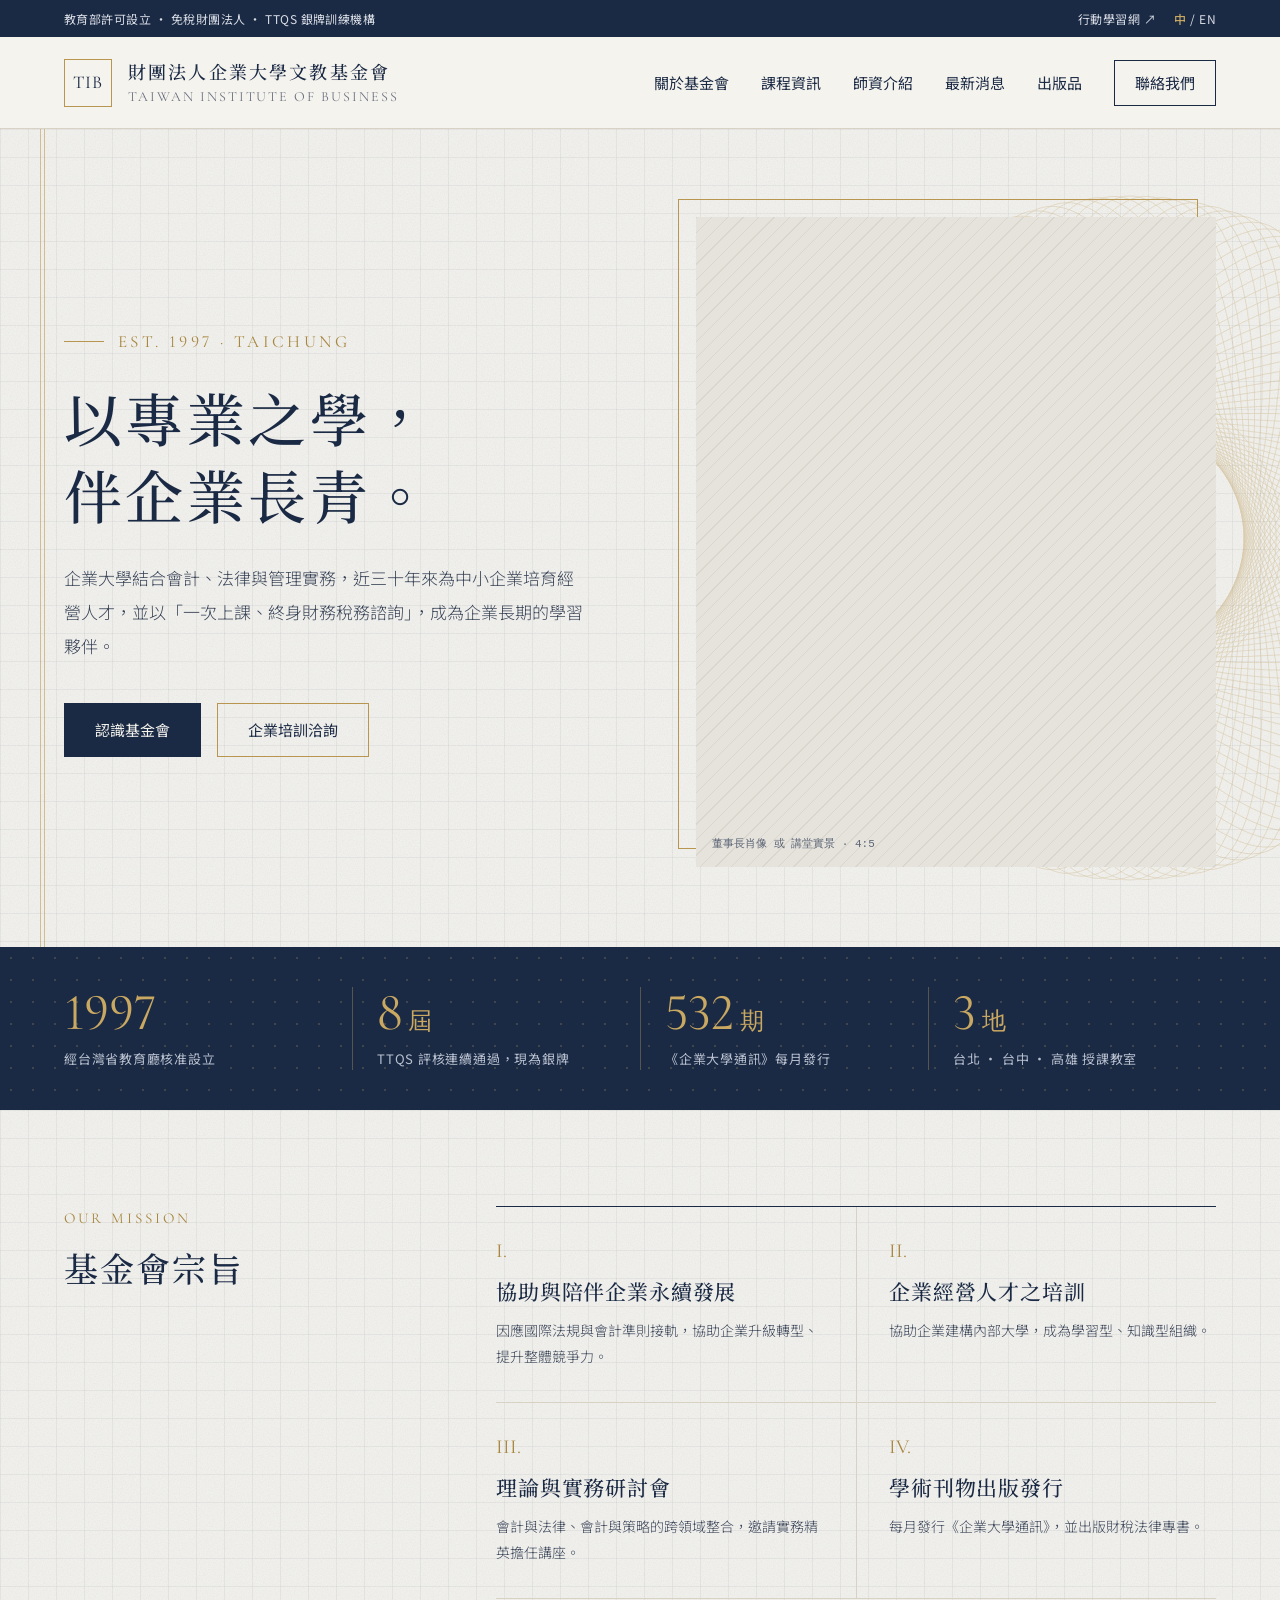
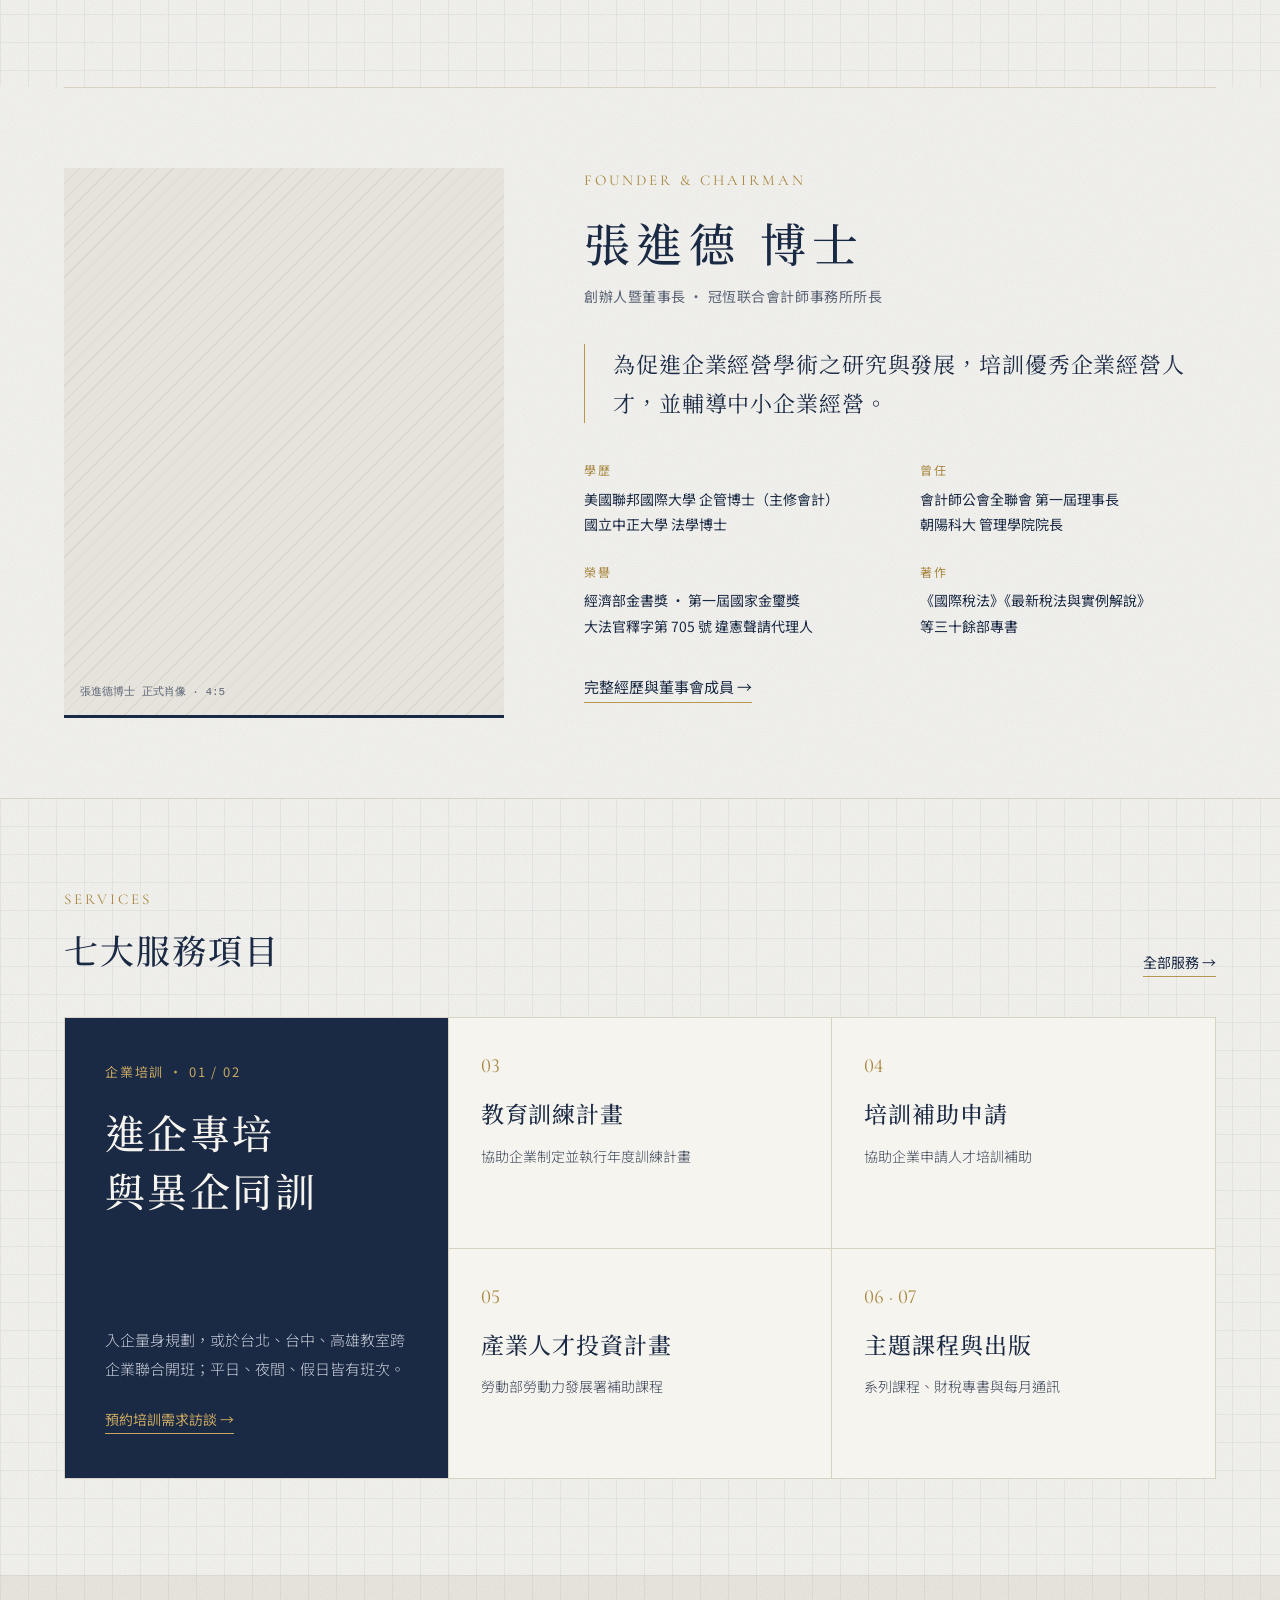
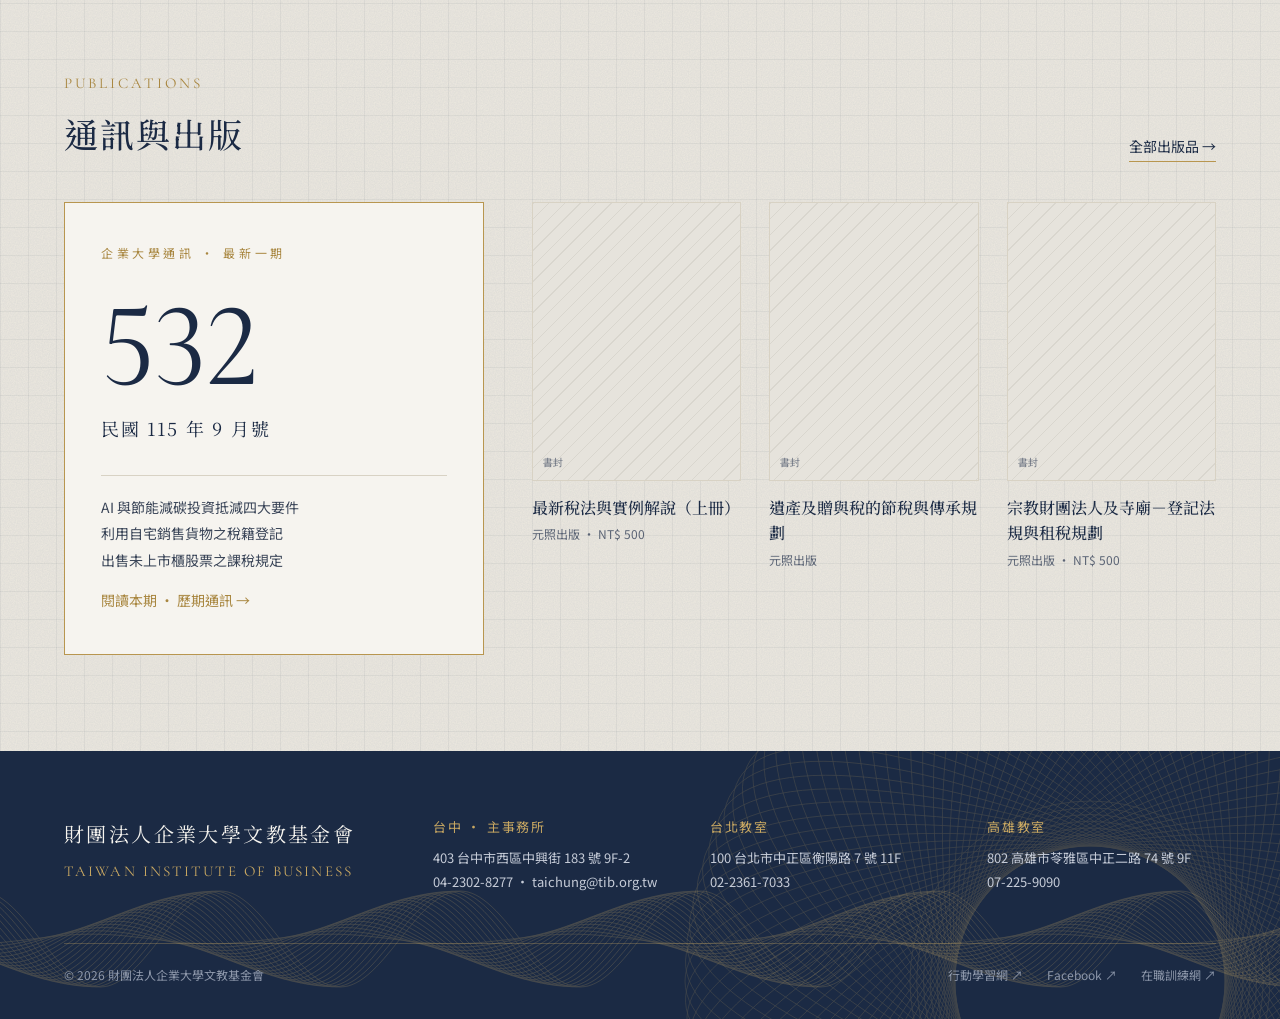
<file: index.html>
<!DOCTYPE html>
<html lang="zh-Hant-TW">
<head>
<meta charset="utf-8">
<meta name="viewport" content="width=device-width, initial-scale=1">
<title>財團法人企業大學文教基金會 TIB｜Taiwan Institute of Business</title>
<meta name="description" content="1997 年由張進德博士邀集產官學界精英成立。結合會計、法律與管理實務，為中小企業培育經營人才；TTQS 銀牌訓練機構。">
<meta property="og:title" content="財團法人企業大學文教基金會 TIB">
<meta property="og:description" content="以專業之學，伴企業長青。會計、法律、稅務與管理的跨域培訓。">
<meta property="og:type" content="website">
<link rel="preconnect" href="https://fonts.googleapis.com">
<link rel="preconnect" href="https://fonts.gstatic.com" crossorigin>
<link rel="stylesheet" href="https://fonts.googleapis.com/css2?family=Cormorant+Garamond:wght@400;500&family=Noto+Sans+TC:wght@300;400;500&family=Noto+Serif+TC:wght@400;500;600&display=swap">
<link rel="stylesheet" href="styles.css">
</head>
<body>

<div class="topbar"><div class="wrap">
  <span class="topbar__l">教育部許可設立 · 免稅財團法人 · TTQS 銀牌訓練機構</span>
  <span class="topbar__r"><a href="https://www.twstudy.com/teacher/787f6cbf9e29ca300a846b687e1a062e" target="_blank" rel="noopener">行動學習網 ↗</a><span class="lang"><b>中</b> / <a href="/en/" lang="en">EN</a></span></span>
</div></div>

<header class="header"><div class="wrap">
  <a class="brand" href="index.html" aria-label="財團法人企業大學文教基金會 首頁">
    <span class="brand__mark">TIB</span><!-- 正式 Logo：替換為 <img src="assets/logo.svg" alt="TIB"> -->
    <span><span class="brand__zh" style="display:block">財團法人企業大學文教基金會</span><span class="brand__en" style="display:block">Taiwan Institute of Business</span></span>
  </a>
  <nav class="nav" aria-label="主選單">
    <a href="about.html">關於基金會</a><a href="courses.html">課程資訊</a><a href="teachers.html">師資介紹</a><a href="news.html">最新消息</a><a href="index.html#publications">出版品</a>
    <a class="nav__cta" href="#contact">聯絡我們</a>
  </nav>
  <button class="menu-btn" type="button" aria-label="開啟選單" aria-controls="drawer" aria-expanded="false"><span></span><span></span><span></span></button>
</div></header>

<div class="drawer" id="drawer" role="dialog" aria-modal="true" aria-label="選單">
  <div class="drawer__top"><span class="brand"><span class="brand__mark" style="color:var(--gold-lt);border-color:var(--gold-lt)">TIB</span><span class="brand__zh">企業大學文教基金會</span></span><button class="drawer__close" type="button" aria-label="關閉選單">×</button></div>
  <nav>
    <a href="about.html">關於基金會<span>ABOUT</span></a><a href="courses.html">課程資訊<span>COURSES</span></a><a href="teachers.html">師資介紹<span>FACULTY</span></a><a href="news.html">最新消息<span>NEWS</span></a><a href="index.html#publications">出版品<span>PUBLICATIONS</span></a><a href="#contact">聯絡我們<span>CONTACT</span></a>
  </nav>
  <div class="drawer__foot">
    <div class="drawer__lang"><a href="index.html" aria-current="true">繁體中文</a><a href="/en/" lang="en">English</a></div>
    <a href="tel:+886423028277" style="display:flex;justify-content:space-between;min-height:48px;align-items:center;color:var(--on-navy)"><span>台中總會 04-2302-8277</span><span style="color:var(--gold-lt)">撥打</span></a>
  </div>
</div>

<main>
<section class="hero"><div class="wrap">
  <div>
    <div class="kicker kicker--rule">Est. 1997 · Taichung</div>
    <h1>以專業之學，<br>伴企業長青。</h1>
    <p class="hero__lead">企業大學結合會計、法律與管理實務，近三十年來為中小企業培育經營人才，並以「一次上課、終身財務稅務諮詢」，成為企業長期的學習夥伴。</p>
    <div class="hero__cta"><a class="btn btn--solid" href="about.html">認識基金會</a><a class="btn btn--line" href="#contact">企業培訓洽詢</a></div>
  </div>
  <div class="framed"><div class="ph">董事長肖像 或 講堂實景 · 4:5<!-- <img src="assets/hero.jpg" alt=""> --></div></div>
</div></section>

<section class="stats" aria-label="基金會概況"><div class="wrap">
  <div class="stat"><div class="stat__n">1997</div><div class="stat__l">經台灣省教育廳核准設立</div></div>
  <div class="stat"><div class="stat__n">8<small> 屆</small></div><div class="stat__l">TTQS 評核連續通過，現為銀牌</div></div>
  <div class="stat"><div class="stat__n">532<small> 期</small></div><div class="stat__l">《企業大學通訊》每月發行</div></div>
  <div class="stat"><div class="stat__n">3<small> 地</small></div><div class="stat__l">台北 · 台中 · 高雄 授課教室</div></div>
</div></section>

<section class="mission" id="mission"><div class="wrap">
  <div><div class="kicker">Our Mission</div><h2 class="h2" style="line-height:1.5">基金會宗旨</h2></div>
  <div class="mission__grid">
    <div class="mission__item"><div class="mission__num">I.</div><h3>協助與陪伴企業永續發展</h3><p>因應國際法規與會計準則接軌，協助企業升級轉型、提升整體競爭力。</p></div>
    <div class="mission__item"><div class="mission__num">II.</div><h3>企業經營人才之培訓</h3><p>協助企業建構內部大學，成為學習型、知識型組織。</p></div>
    <div class="mission__item"><div class="mission__num">III.</div><h3>理論與實務研討會</h3><p>會計與法律、會計與策略的跨領域整合，邀請實務精英擔任講座。</p></div>
    <div class="mission__item"><div class="mission__num">IV.</div><h3>學術刊物出版發行</h3><p>每月發行《企業大學通訊》，並出版財稅法律專書。</p></div>
  </div>
</div></section>

<section class="founder" id="founder"><div class="wrap"><div>
  <div class="ph founder__photo">張進德博士 正式肖像 · 4:5<!-- <img src="assets/founder.jpg" alt="張進德博士"> --></div>
  <div>
    <div class="kicker">Founder &amp; Chairman</div>
    <h2>張進德 博士</h2>
    <div class="founder__role">創辦人暨董事長 · 冠恆联合會計師事務所所長</div>
    <blockquote>為促進企業經營學術之研究與發展，培訓優秀企業經營人才，並輔導中小企業經營。</blockquote>
    <dl class="creds">
      <div><dt>學歷</dt><dd>美國聯邦國際大學 企管博士（主修會計）<br>國立中正大學 法學博士</dd></div>
      <div><dt>曾任</dt><dd>會計師公會全聯會 第一屆理事長<br>朝陽科大 管理學院院長</dd></div>
      <div><dt>榮譽</dt><dd>經濟部金書獎 · 第一屆國家金璽獎<br>大法官釋字第 705 號 違憲聲請代理人</dd></div>
      <div><dt>著作</dt><dd>《國際稅法》《最新稅法與實例解說》<br>等三十餘部專書</dd></div>
    </dl>
    <a class="link-u" href="about.html">完整經歷與董事會成員 →</a>
  </div>
</div></div></section>

<section class="services" id="services"><div class="wrap">
  <div class="sec-head"><div><div class="kicker">Services</div><h2 class="h2">七大服務項目</h2></div><a class="link-u" href="#contact">全部服務 →</a></div>
  <div class="svc">
    <div class="svc__main">
      <div><div class="svc__tag">企業培訓 · 01 / 02</div><h3>進企專培<br>與異企同訓</h3></div>
      <div><p>入企量身規劃，或於台北、台中、高雄教室跨企業聯合開班；平日、夜間、假日皆有班次。</p><a href="#contact">預約培訓需求訪談 →</a></div>
    </div>
    <div class="svc__cell"><div class="mission__num">03</div><h3>教育訓練計畫</h3><p>協助企業制定並執行年度訓練計畫</p></div>
    <div class="svc__cell"><div class="mission__num">04</div><h3>培訓補助申請</h3><p>協助企業申請人才培訓補助</p></div>
    <div class="svc__cell"><div class="mission__num">05</div><h3>產業人才投資計畫</h3><p>勞動部勞動力發展署補助課程</p></div>
    <div class="svc__cell"><div class="mission__num">06 · 07</div><h3>主題課程與出版</h3><p>系列課程、財稅專書與每月通訊</p></div>
  </div>
</div></section>

<section class="pubs" id="publications"><div class="wrap">
  <div class="sec-head"><div><div class="kicker">Publications</div><h2 class="h2">通訊與出版</h2></div><a class="link-u" href="https://www.tib.org.tw/product.html">全部出版品 →</a></div>
  <div class="pubs__grid">
    <a class="issue" href="https://www.tib.org.tw/hot_539998.html">
      <div><div class="issue__tag">企業大學通訊 · 最新一期</div><div class="issue__no">532</div><div class="issue__date">民國 115 年 9 月號</div></div>
      <div class="issue__toc">AI 與節能減碳投資抵減四大要件<br>利用自宅銷售貨物之稅籍登記<br>出售未上市櫃股票之課稅規定<div class="issue__more">閱讀本期 · 歷期通訊 →</div></div>
    </a>
    <div class="books">
      <a class="book" href="https://www.angle.com.tw/book.asp?BKID=18471" target="_blank" rel="noopener"><div class="ph">書封</div><h3>最新稅法與實例解說（上冊）</h3><p>元照出版 · NT$ 500</p></a>
      <a class="book" href="https://www.tib.org.tw/product.html"><div class="ph">書封</div><h3>遺產及贈與稅的節稅與傳承規劃</h3><p>元照出版</p></a>
      <a class="book" href="https://www.angle.com.tw/book.asp?BKID=18402" target="_blank" rel="noopener"><div class="ph">書封</div><h3>宗教財團法人及寺廟－登記法規與租稅規劃</h3><p>元照出版 · NT$ 500</p></a>
    </div>
  </div>
</div></section>
</main>

<footer class="footer" id="contact"><div class="wrap">
  <div class="footer__grid">
    <div><div class="footer__name">財團法人企業大學文教基金會</div><div class="footer__en">TAIWAN INSTITUTE OF BUSINESS</div></div>
    <address><h4>台中 · 主事務所</h4>403 台中市西區中興街 183 號 9F-2<br><a href="tel:+886423028277">04-2302-8277</a> · <a href="mailto:taichung@tib.org.tw">taichung@tib.org.tw</a></address>
    <address><h4>台北教室</h4>100 台北市中正區衡陽路 7 號 11F<br><a href="tel:+886223617033">02-2361-7033</a></address>
    <address><h4>高雄教室</h4>802 高雄市苓雅區中正二路 74 號 9F<br><a href="tel:+88672259090">07-225-9090</a></address>
  </div>
  <div class="footer__bottom"><span>© <span id="yr">2026</span> 財團法人企業大學文教基金會</span>
    <span class="footer__links"><a href="https://www.twstudy.com/teacher/787f6cbf9e29ca300a846b687e1a062e" target="_blank" rel="noopener">行動學習網 ↗</a><a href="https://www.facebook.com/taichung.tib.org.tw" target="_blank" rel="noopener">Facebook ↗</a><a href="https://ojt.wda.gov.tw/" target="_blank" rel="noopener">在職訓練網 ↗</a></span></div>
</div></footer>

<div class="callbar"><a href="tel:+886423028277">來電洽詢</a><a href="mailto:taichung@tib.org.tw?subject=企業培訓洽詢">企業培訓洽詢</a></div>

<script src="main.js" defer></script>
</body>
</html>
</file>
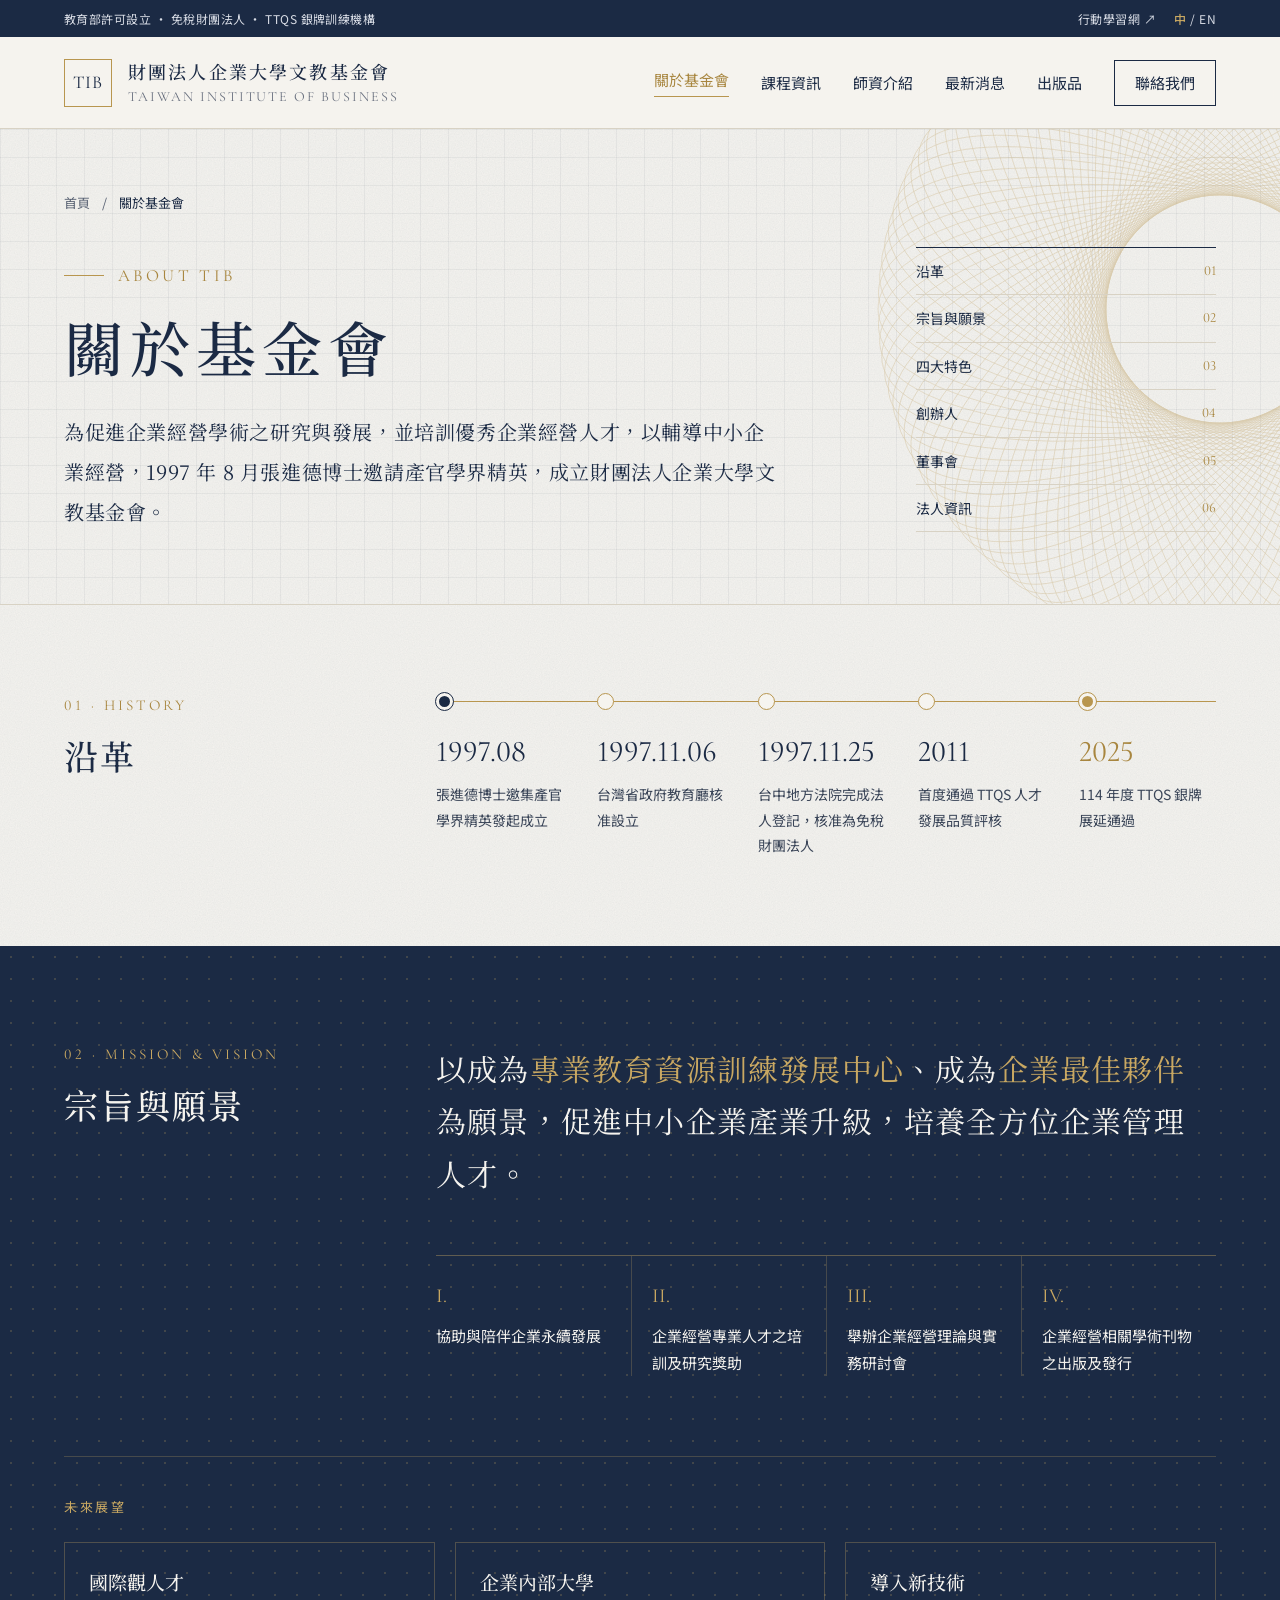
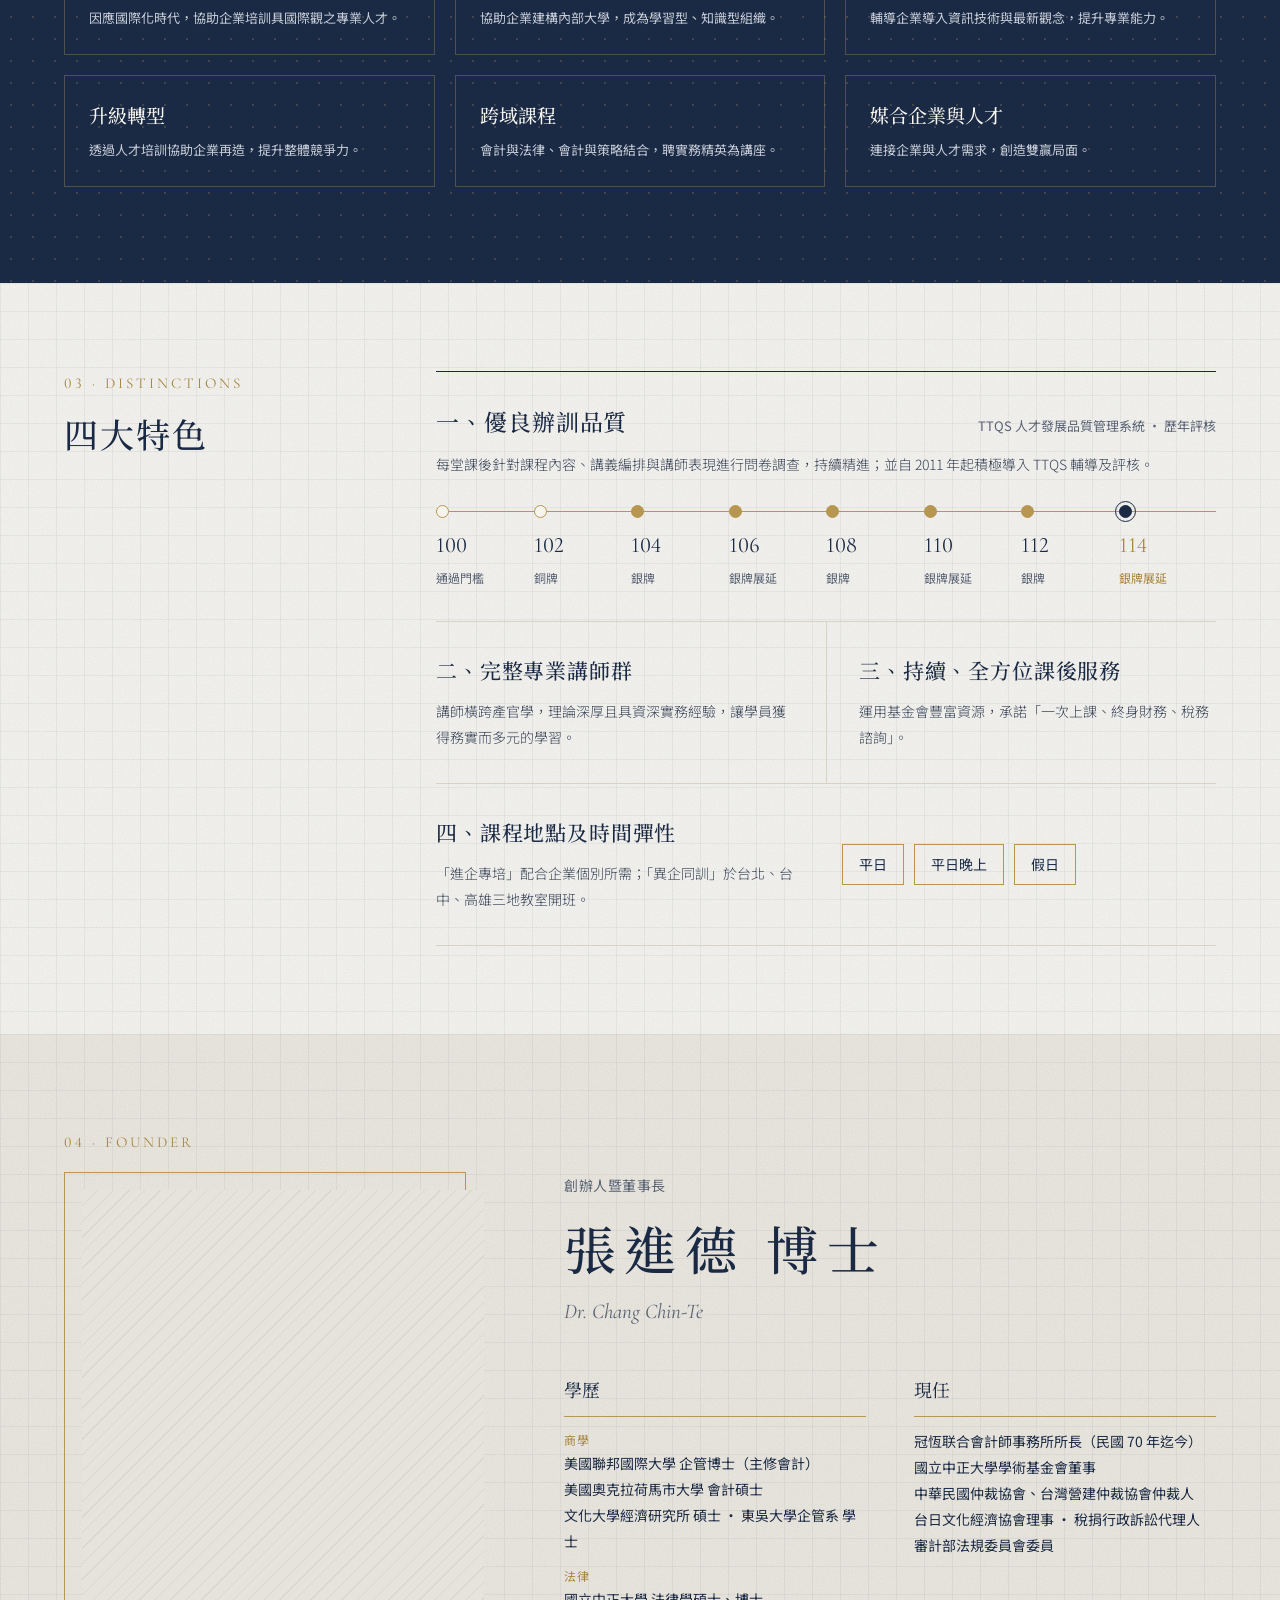
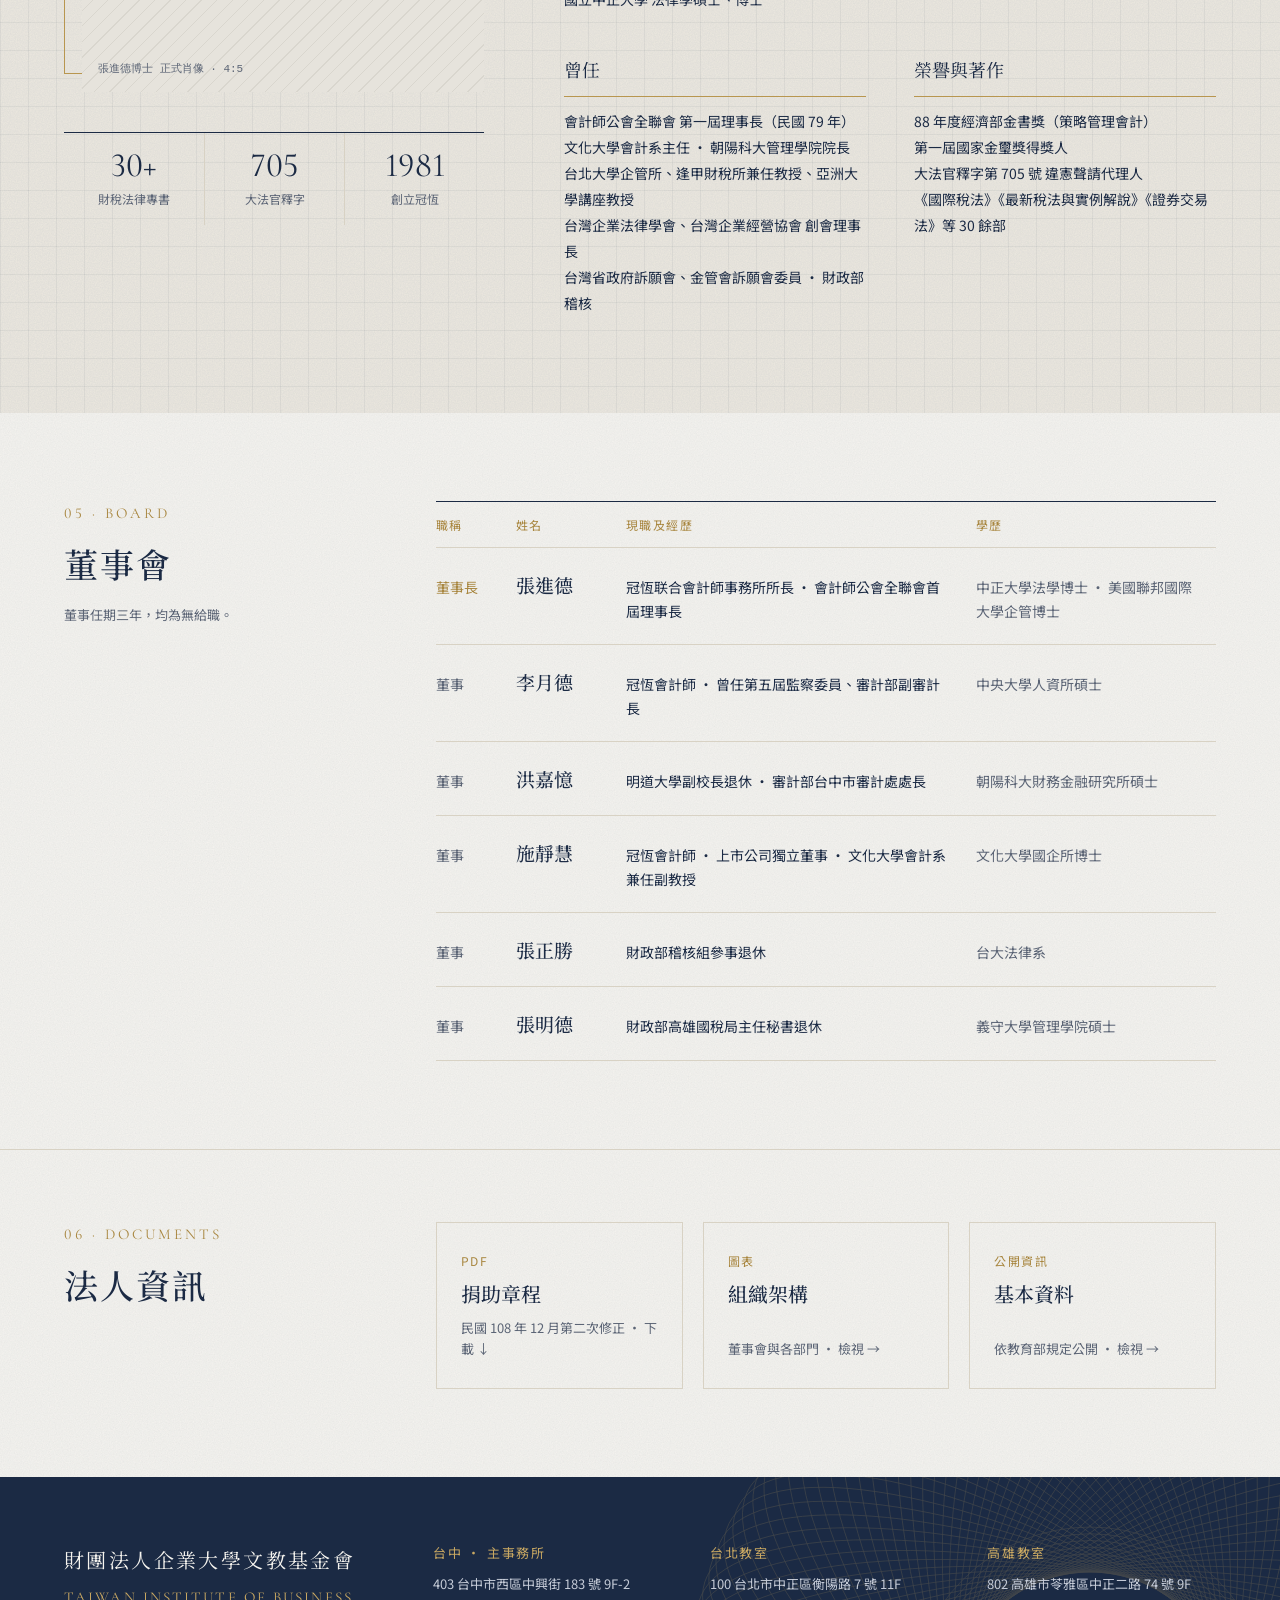
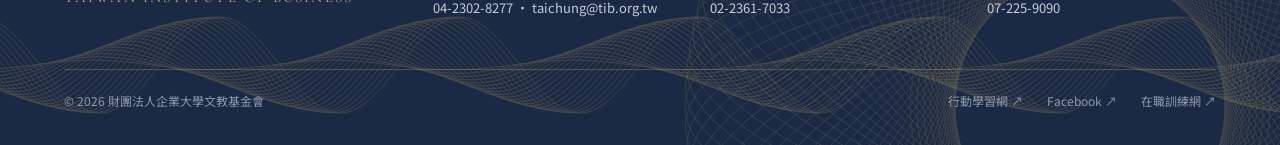
<file: about.html>
<!DOCTYPE html>
<html lang="zh-Hant-TW">
<head>
<meta charset="utf-8">
<meta name="viewport" content="width=device-width, initial-scale=1">
<title>關於基金會｜財團法人企業大學文教基金會 TIB</title>
<meta name="description" content="TIB 企業大學沿革、宗旨與願景、四大特色、創辦人張進德博士、董事會與法人資訊。">
<meta property="og:title" content="財團法人企業大學文教基金會 TIB">
<meta property="og:description" content="以專業之學，伴企業長青。會計、法律、稅務與管理的跨域培訓。">
<meta property="og:type" content="website">
<link rel="preconnect" href="https://fonts.googleapis.com">
<link rel="preconnect" href="https://fonts.gstatic.com" crossorigin>
<link rel="stylesheet" href="https://fonts.googleapis.com/css2?family=Cormorant+Garamond:wght@400;500&family=Noto+Sans+TC:wght@300;400;500&family=Noto+Serif+TC:wght@400;500;600&display=swap">
<link rel="stylesheet" href="styles.css">
</head>
<body>

<div class="topbar"><div class="wrap">
  <span class="topbar__l">教育部許可設立 · 免稅財團法人 · TTQS 銀牌訓練機構</span>
  <span class="topbar__r"><a href="https://www.twstudy.com/teacher/787f6cbf9e29ca300a846b687e1a062e" target="_blank" rel="noopener">行動學習網 ↗</a><span class="lang"><b>中</b> / <a href="/en/" lang="en">EN</a></span></span>
</div></div>

<header class="header"><div class="wrap">
  <a class="brand" href="index.html" aria-label="財團法人企業大學文教基金會 首頁">
    <span class="brand__mark">TIB</span><!-- 正式 Logo：替換為 <img src="assets/logo.svg" alt="TIB"> -->
    <span><span class="brand__zh" style="display:block">財團法人企業大學文教基金會</span><span class="brand__en" style="display:block">Taiwan Institute of Business</span></span>
  </a>
  <nav class="nav" aria-label="主選單">
    <a href="about.html" aria-current="page">關於基金會</a><a href="courses.html">課程資訊</a><a href="teachers.html">師資介紹</a><a href="news.html">最新消息</a><a href="index.html#publications">出版品</a>
    <a class="nav__cta" href="#contact">聯絡我們</a>
  </nav>
  <button class="menu-btn" type="button" aria-label="開啟選單" aria-controls="drawer" aria-expanded="false"><span></span><span></span><span></span></button>
</div></header>

<div class="drawer" id="drawer" role="dialog" aria-modal="true" aria-label="選單">
  <div class="drawer__top"><span class="brand"><span class="brand__mark" style="color:var(--gold-lt);border-color:var(--gold-lt)">TIB</span><span class="brand__zh">企業大學文教基金會</span></span><button class="drawer__close" type="button" aria-label="關閉選單">×</button></div>
  <nav>
    <a href="about.html">關於基金會<span>ABOUT</span></a><a href="courses.html">課程資訊<span>COURSES</span></a><a href="teachers.html">師資介紹<span>FACULTY</span></a><a href="news.html">最新消息<span>NEWS</span></a><a href="index.html#publications">出版品<span>PUBLICATIONS</span></a><a href="#contact">聯絡我們<span>CONTACT</span></a>
  </nav>
  <div class="drawer__foot">
    <div class="drawer__lang"><a href="index.html" aria-current="true">繁體中文</a><a href="/en/" lang="en">English</a></div>
    <a href="tel:+886423028277" style="display:flex;justify-content:space-between;min-height:48px;align-items:center;color:var(--on-navy)"><span>台中總會 04-2302-8277</span><span style="color:var(--gold-lt)">撥打</span></a>
  </div>
</div>

<main class="about">
<section class="a-hero"><div class="wrap">
  <div>
    <nav class="crumb" aria-label="麵包屑"><a href="index.html">首頁</a><span>/</span><span aria-current="page">關於基金會</span></nav>
    <div class="kicker kicker--rule">About TIB</div>
    <h1>關於基金會</h1>
    <p class="a-hero__lead">為促進企業經營學術之研究與發展，並培訓優秀企業經營人才，以輔導中小企業經營，1997 年 8 月張進德博士邀請產官學界精英，成立財團法人企業大學文教基金會。</p>
  </div>
  <nav class="toc" aria-label="本頁目錄">
    <a href="#history"><span>沿革</span><i>01</i></a><a href="#vision"><span>宗旨與願景</span><i>02</i></a><a href="#features"><span>四大特色</span><i>03</i></a><a href="#founder"><span>創辦人</span><i>04</i></a><a href="#board"><span>董事會</span><i>05</i></a><a href="#documents"><span>法人資訊</span><i>06</i></a>
  </nav>
</div></section>

<section class="a-sec" id="history"><div class="wrap a-split">
  <div><div class="kicker">01 · History</div><h2 class="h2">沿革</h2></div>
  <ol class="timeline">
    <li class="is-start"><time datetime="1997-08">1997.08</time><p>張進德博士邀集產官學界精英發起成立</p></li>
    <li><time datetime="1997-11-06">1997.11.06</time><p>台灣省政府教育廳核准設立</p></li>
    <li><time datetime="1997-11-25">1997.11.25</time><p>台中地方法院完成法人登記，核准為免稅財團法人</p></li>
    <li><time datetime="2011">2011</time><p>首度通過 TTQS 人才發展品質評核</p></li>
    <li class="is-now"><time datetime="2025">2025</time><p>114 年度 TTQS 銀牌展延通過</p></li>
  </ol>
</div></section>

<section class="a-vision" id="vision"><div class="wrap">
  <div class="a-split">
    <div><div class="kicker">02 · Mission &amp; Vision</div><h2 class="h2">宗旨與願景</h2></div>
    <div>
      <p class="a-vision__statement">以成為<em>專業教育資源訓練發展中心</em>、成為<em>企業最佳夥伴</em>為願景，促進中小企業產業升級，培養全方位企業管理人才。</p>
      <ol class="aims">
        <li><i>I.</i>協助與陪伴企業永續發展</li><li><i>II.</i>企業經營專業人才之培訓及研究獎助</li><li><i>III.</i>舉辦企業經營理論與實務研討會</li><li><i>IV.</i>企業經營相關學術刊物之出版及發行</li>
      </ol>
    </div>
  </div>
  <div class="outlook">
    <h3>未來展望</h3>
    <div class="outlook__grid"><div><h4>國際觀人才</h4><p>因應國際化時代，協助企業培訓具國際觀之專業人才。</p></div><div><h4>企業內部大學</h4><p>協助企業建構內部大學，成為學習型、知識型組織。</p></div><div><h4>導入新技術</h4><p>輔導企業導入資訊技術與最新觀念，提升專業能力。</p></div><div><h4>升級轉型</h4><p>透過人才培訓協助企業再造，提升整體競爭力。</p></div><div><h4>跨域課程</h4><p>會計與法律、會計與策略結合，聘實務精英為講座。</p></div><div><h4>媒合企業與人才</h4><p>連接企業與人才需求，創造雙贏局面。</p></div></div>
  </div>
</div></section>

<section class="a-sec" id="features"><div class="wrap a-split">
  <div><div class="kicker">03 · Distinctions</div><h2 class="h2">四大特色</h2></div>
  <div class="feats">
    <div class="feat feat--wide">
      <div class="feat__head"><h3>一、優良辦訓品質</h3><span>TTQS 人才發展品質管理系統 · 歷年評核</span></div>
      <p>每堂課後針對課程內容、講義編排與講師表現進行問卷調查，持續精進；並自 2011 年起積極導入 TTQS 輔導及評核。</p>
      <ol class="ttqs"><li class=""><b>100</b><span>通過門檻</span></li><li class=""><b>102</b><span>銅牌</span></li><li class="is-silver"><b>104</b><span>銀牌</span></li><li class="is-silver"><b>106</b><span>銀牌展延</span></li><li class="is-silver"><b>108</b><span>銀牌</span></li><li class="is-silver"><b>110</b><span>銀牌展延</span></li><li class="is-silver"><b>112</b><span>銀牌</span></li><li class="is-now"><b>114</b><span>銀牌展延</span></li></ol>
    </div>
    <div class="feat"><h3>二、完整專業講師群</h3><p>講師橫跨產官學，理論深厚且具資深實務經驗，讓學員獲得務實而多元的學習。</p></div>
    <div class="feat"><h3>三、持續、全方位課後服務</h3><p>運用基金會豐富資源，承諾「一次上課、終身財務、稅務諮詢」。</p></div>
    <div class="feat feat--wide feat--row"><div><h3>四、課程地點及時間彈性</h3><p>「進企專培」配合企業個別所需；「異企同訓」於台北、台中、高雄三地教室開班。</p></div><ul class="chips"><li>平日</li><li>平日晚上</li><li>假日</li></ul></div>
  </div>
</div></section>

<section class="a-founder" id="founder"><div class="wrap">
  <div class="a-founder__grid">
    <div>
      <div class="kicker">04 · Founder</div>
      <div class="framed a-founder__photo"><div class="ph">張進德博士 正式肖像 · 4:5<!-- <img src="assets/founder.jpg" alt="張進德博士"> --></div></div>
      <div class="facts"><div><b>30+</b><span>財稅法律專書</span></div><div><b>705</b><span>大法官釋字</span></div><div><b>1981</b><span>創立冠恆</span></div></div>
    </div>
    <div class="a-founder__body">
      <div class="founder__role">創辦人暨董事長</div>
      <h2>張進德 博士</h2>
      <div class="a-founder__en">Dr. Chang Chin-Te</div>
      <div class="bio">
        <details class="bio__g" open><summary>學歷</summary><div><em>商學</em>美國聯邦國際大學 企管博士（主修會計）<br>美國奧克拉荷馬市大學 會計碩士<br>文化大學經濟研究所 碩士 · 東吳大學企管系 學士<em>法律</em>國立中正大學 法律學碩士、博士</div></details>
        <details class="bio__g"><summary>現任</summary><div>冠恆联合會計師事務所所長（民國 70 年迄今）<br>國立中正大學學術基金會董事<br>中華民國仲裁協會、台灣營建仲裁協會仲裁人<br>台日文化經濟協會理事 · 稅捐行政訴訟代理人<br>審計部法規委員會委員</div></details>
        <details class="bio__g"><summary>曾任</summary><div>會計師公會全聯會 第一屆理事長（民國 79 年）<br>文化大學會計系主任 · 朝陽科大管理學院院長<br>台北大學企管所、逢甲財稅所兼任教授、亞洲大學講座教授<br>台灣企業法律學會、台灣企業經營協會 創會理事長<br>台灣省政府訴願會、金管會訴願會委員 · 財政部稽核</div></details>
        <details class="bio__g"><summary>榮譽與著作</summary><div>88 年度經濟部金書獎（策略管理會計）<br>第一屆國家金璽獎得獎人<br>大法官釋字第 705 號 違憲聲請代理人<br>《國際稅法》《最新稅法與實例解說》《證券交易法》等 30 餘部</div></details>
      </div>
    </div>
  </div>
</div></section>

<section class="a-sec" id="board"><div class="wrap a-split">
  <div><div class="kicker">05 · Board</div><h2 class="h2">董事會</h2><p class="a-note">董事任期三年，均為無給職。</p></div>
  <table class="board">
    <colgroup><col class="c-role"><col class="c-name"><col><col class="c-edu"></colgroup>
    <thead><tr><th scope="col">職稱</th><th scope="col">姓名</th><th scope="col">現職及經歷</th><th scope="col">學歷</th></tr></thead>
    <tbody><tr><td class="board__role is-chair">董事長</td><th scope="row">張進德</th><td>冠恆联合會計師事務所所長 · 會計師公會全聯會首屆理事長</td><td class="board__edu">中正大學法學博士 · 美國聯邦國際大學企管博士</td></tr><tr><td class="board__role">董事</td><th scope="row">李月德</th><td>冠恆會計師 · 曾任第五屆監察委員、審計部副審計長</td><td class="board__edu">中央大學人資所碩士</td></tr><tr><td class="board__role">董事</td><th scope="row">洪嘉憶</th><td>明道大學副校長退休 · 審計部台中市審計處處長</td><td class="board__edu">朝陽科大財務金融研究所碩士</td></tr><tr><td class="board__role">董事</td><th scope="row">施靜慧</th><td>冠恆會計師 · 上市公司獨立董事 · 文化大學會計系兼任副教授</td><td class="board__edu">文化大學國企所博士</td></tr><tr><td class="board__role">董事</td><th scope="row">張正勝</th><td>財政部稽核組參事退休</td><td class="board__edu">台大法律系</td></tr><tr><td class="board__role">董事</td><th scope="row">張明德</th><td>財政部高雄國稅局主任秘書退休</td><td class="board__edu">義守大學管理學院碩士</td></tr></tbody>
  </table>
</div></section>

<section class="a-sec a-sec--last" id="documents"><div class="wrap a-split">
  <div><div class="kicker">06 · Documents</div><h2 class="h2">法人資訊</h2></div>
  <div class="docs">
    <a href="docs/charter.pdf"><i>PDF</i><b>捐助章程</b><span>民國 108 年 12 月第二次修正 · 下載 ↓</span></a>
    <a href="docs/organization.html"><i>圖表</i><b>組織架構</b><span>董事會與各部門 · 檢視 →</span></a>
    <a href="https://www.tib.org.tw/info_basic.html"><i>公開資訊</i><b>基本資料</b><span>依教育部規定公開 · 檢視 →</span></a>
  </div>
</div></section>
</main>

<footer class="footer" id="contact"><div class="wrap">
  <div class="footer__grid">
    <div><div class="footer__name">財團法人企業大學文教基金會</div><div class="footer__en">TAIWAN INSTITUTE OF BUSINESS</div></div>
    <address><h4>台中 · 主事務所</h4>403 台中市西區中興街 183 號 9F-2<br><a href="tel:+886423028277">04-2302-8277</a> · <a href="mailto:taichung@tib.org.tw">taichung@tib.org.tw</a></address>
    <address><h4>台北教室</h4>100 台北市中正區衡陽路 7 號 11F<br><a href="tel:+886223617033">02-2361-7033</a></address>
    <address><h4>高雄教室</h4>802 高雄市苓雅區中正二路 74 號 9F<br><a href="tel:+88672259090">07-225-9090</a></address>
  </div>
  <div class="footer__bottom"><span>© <span id="yr">2026</span> 財團法人企業大學文教基金會</span>
    <span class="footer__links"><a href="https://www.twstudy.com/teacher/787f6cbf9e29ca300a846b687e1a062e" target="_blank" rel="noopener">行動學習網 ↗</a><a href="https://www.facebook.com/taichung.tib.org.tw" target="_blank" rel="noopener">Facebook ↗</a><a href="https://ojt.wda.gov.tw/" target="_blank" rel="noopener">在職訓練網 ↗</a></span></div>
</div></footer>

<div class="callbar"><a href="tel:+886423028277">來電洽詢</a><a href="mailto:taichung@tib.org.tw?subject=企業培訓洽詢">企業培訓洽詢</a></div>

<script src="main.js" defer></script>
</body>
</html>
</file>
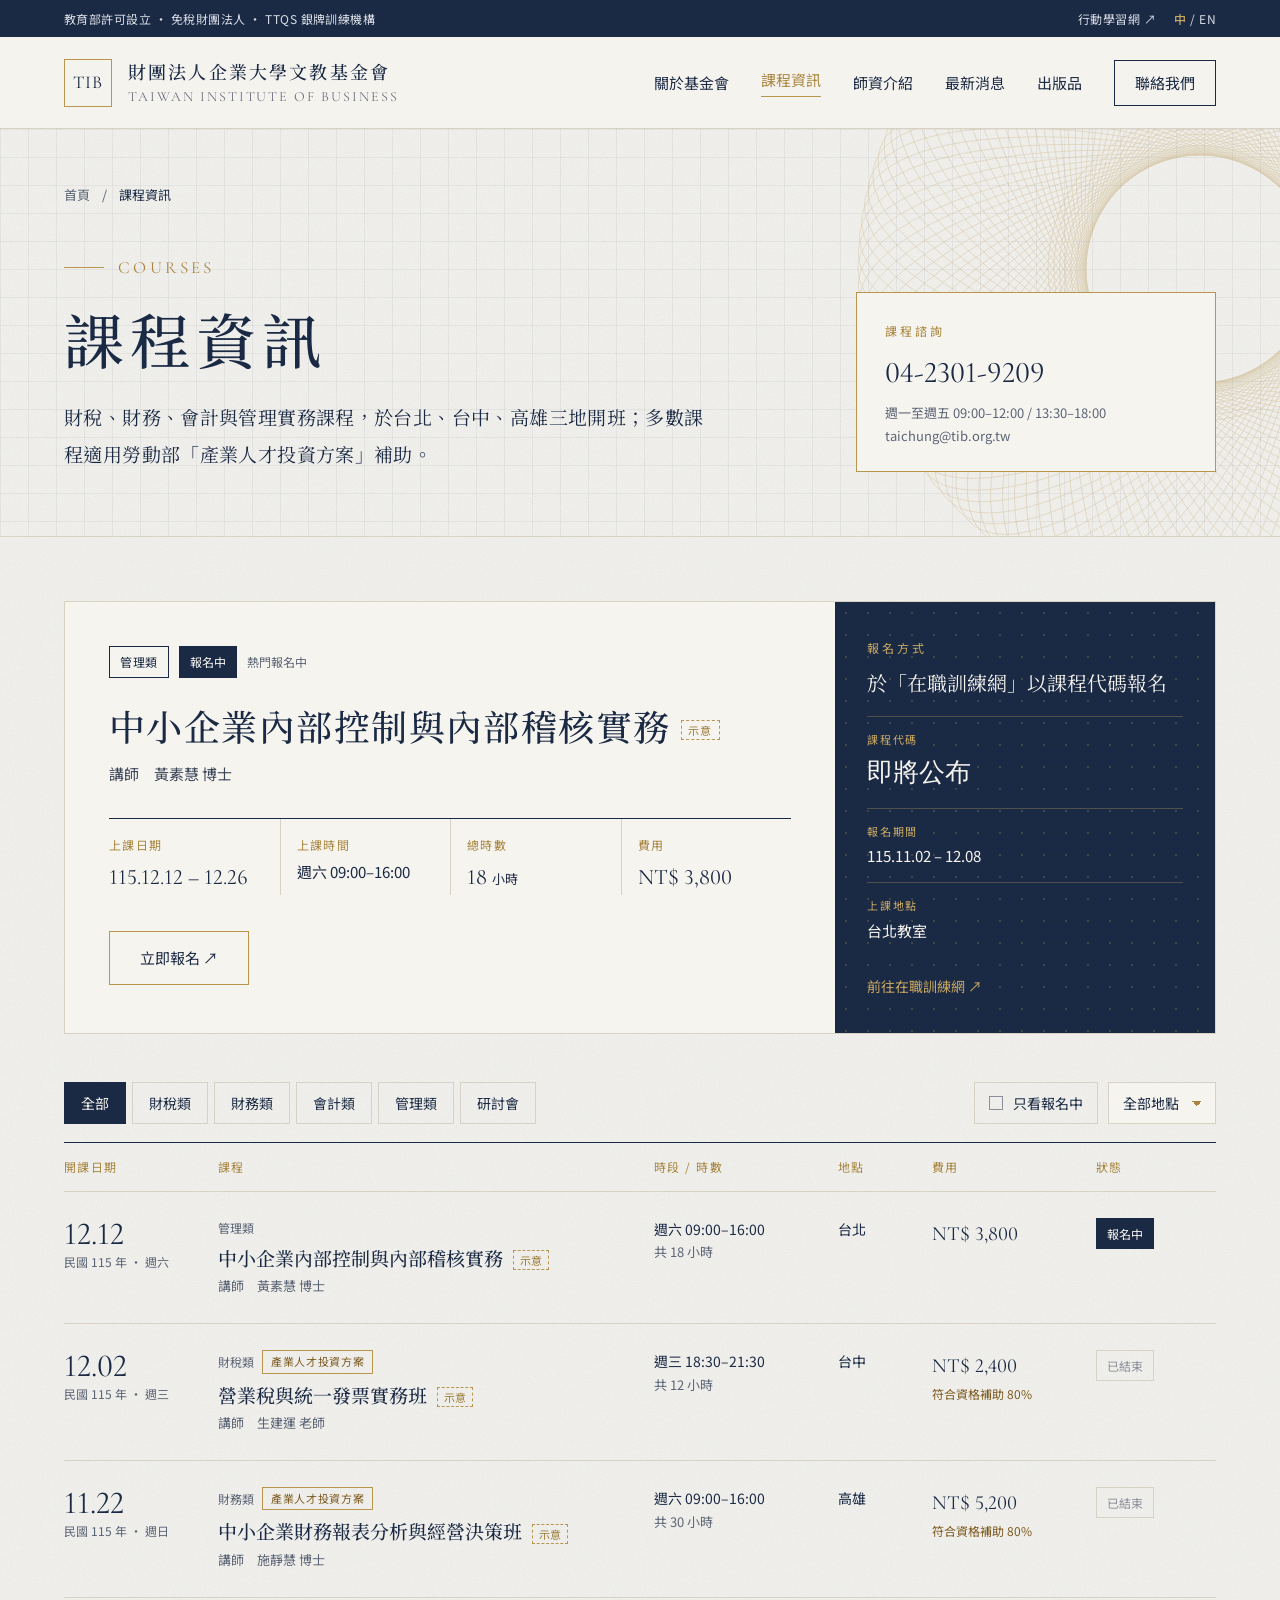
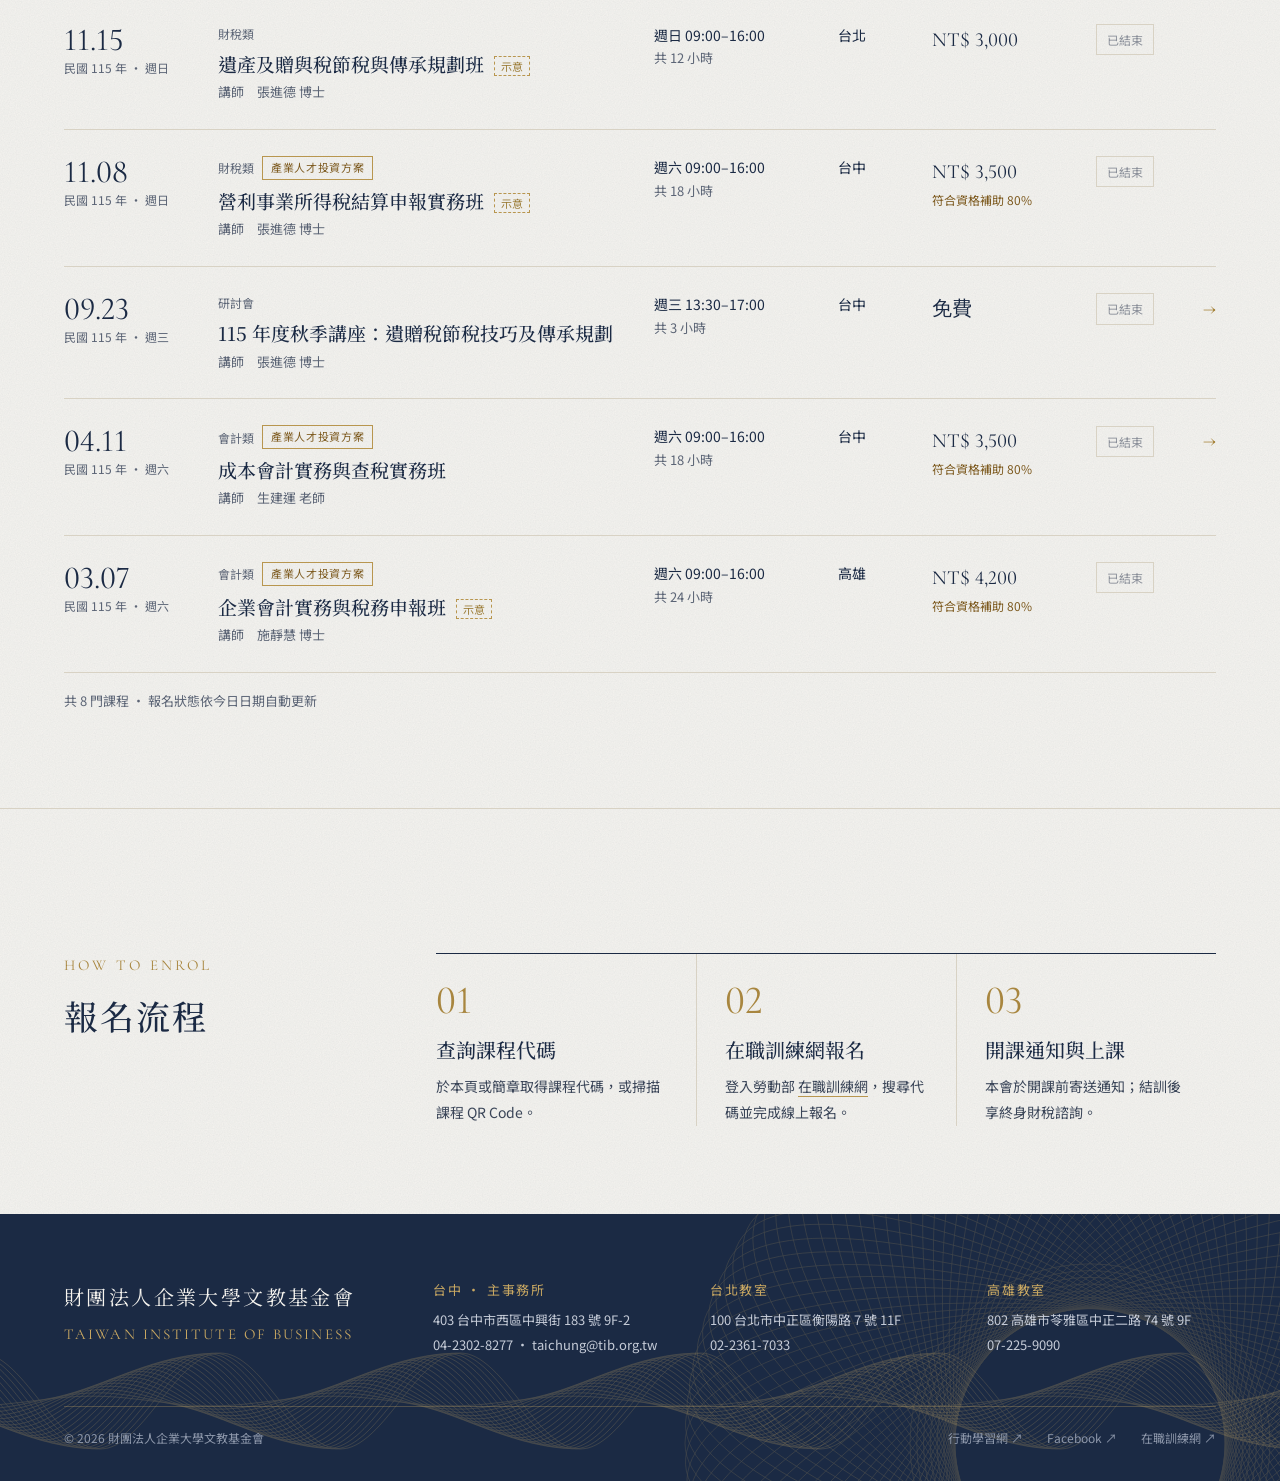
<file: courses.html>
<!DOCTYPE html>
<html lang="zh-Hant-TW">
<head>
<meta charset="utf-8">
<meta name="viewport" content="width=device-width, initial-scale=1">
<title>課程資訊｜財團法人企業大學文教基金會 TIB</title>
<meta name="description" content="TIB 企業大學財稅、財務、會計與管理實務課程，台北、台中、高雄開班；多數課程適用產業人才投資方案補助。">
<meta property="og:title" content="財團法人企業大學文教基金會 TIB">
<meta property="og:description" content="以專業之學，伴企業長青。會計、法律、稅務與管理的跨域培訓。">
<meta property="og:type" content="website">
<link rel="preconnect" href="https://fonts.googleapis.com">
<link rel="preconnect" href="https://fonts.gstatic.com" crossorigin>
<link rel="stylesheet" href="https://fonts.googleapis.com/css2?family=Cormorant+Garamond:wght@400;500&family=Noto+Sans+TC:wght@300;400;500&family=Noto+Serif+TC:wght@400;500;600&display=swap">
<link rel="stylesheet" href="styles.css">
</head>
<body>

<div class="topbar"><div class="wrap">
  <span class="topbar__l">教育部許可設立 · 免稅財團法人 · TTQS 銀牌訓練機構</span>
  <span class="topbar__r"><a href="https://www.twstudy.com/teacher/787f6cbf9e29ca300a846b687e1a062e" target="_blank" rel="noopener">行動學習網 ↗</a><span class="lang"><b>中</b> / <a href="/en/" lang="en">EN</a></span></span>
</div></div>

<header class="header"><div class="wrap">
  <a class="brand" href="index.html" aria-label="財團法人企業大學文教基金會 首頁">
    <span class="brand__mark">TIB</span><!-- 正式 Logo：替換為 <img src="assets/logo.svg" alt="TIB"> -->
    <span><span class="brand__zh" style="display:block">財團法人企業大學文教基金會</span><span class="brand__en" style="display:block">Taiwan Institute of Business</span></span>
  </a>
  <nav class="nav" aria-label="主選單">
    <a href="about.html">關於基金會</a><a href="courses.html" aria-current="page">課程資訊</a><a href="teachers.html">師資介紹</a><a href="news.html">最新消息</a><a href="index.html#publications">出版品</a>
    <a class="nav__cta" href="#contact">聯絡我們</a>
  </nav>
  <button class="menu-btn" type="button" aria-label="開啟選單" aria-controls="drawer" aria-expanded="false"><span></span><span></span><span></span></button>
</div></header>

<div class="drawer" id="drawer" role="dialog" aria-modal="true" aria-label="選單">
  <div class="drawer__top"><span class="brand"><span class="brand__mark" style="color:var(--gold-lt);border-color:var(--gold-lt)">TIB</span><span class="brand__zh">企業大學文教基金會</span></span><button class="drawer__close" type="button" aria-label="關閉選單">×</button></div>
  <nav>
    <a href="about.html">關於基金會<span>ABOUT</span></a><a href="courses.html">課程資訊<span>COURSES</span></a><a href="teachers.html">師資介紹<span>FACULTY</span></a><a href="news.html">最新消息<span>NEWS</span></a><a href="index.html#publications">出版品<span>PUBLICATIONS</span></a><a href="#contact">聯絡我們<span>CONTACT</span></a>
  </nav>
  <div class="drawer__foot">
    <div class="drawer__lang"><a href="index.html" aria-current="true">繁體中文</a><a href="/en/" lang="en">English</a></div>
    <a href="tel:+886423028277" style="display:flex;justify-content:space-between;min-height:48px;align-items:center;color:var(--on-navy)"><span>台中總會 04-2302-8277</span><span style="color:var(--gold-lt)">撥打</span></a>
  </div>
</div>

<main>
<section class="n-hero"><div class="wrap">
  <div>
    <nav class="crumb" aria-label="麵包屑"><a href="index.html">首頁</a><span>/</span><span aria-current="page">課程資訊</span></nav>
    <div class="kicker kicker--rule">Courses</div>
    <h1>課程資訊</h1>
    <p class="n-hero__lead">財稅、財務、會計與管理實務課程，於台北、台中、高雄三地開班；多數課程適用勞動部「產業人才投資方案」補助。</p>
  </div>
  <div class="subscribe"><div class="subscribe__tag">課程諮詢</div><a href="tel:+886423019209" class="t-tel">04-2301-9209</a><p class="t-hours">週一至週五 09:00–12:00 / 13:30–18:00<br><a href="mailto:taichung@tib.org.tw">taichung@tib.org.tw</a></p></div>
</div></section>

<section class="c-feat"><div class="wrap"><div class="c-feat__box" id="featured"></div></div></section>

<section class="n-list" aria-label="課程列表"><div class="wrap">
  <div class="filters">
    <div class="tabs" role="tablist" aria-label="課程類別"></div>
    <div class="filters__r">
      <button type="button" class="chk" id="f-open" aria-pressed="false"><span aria-hidden="true"></span>只看報名中</button>
      <label class="sr-only" for="f-loc">地點</label>
      <select id="f-loc" class="select"><option value="">全部地點</option><option>台北</option><option>台中</option><option>高雄</option></select>
    </div>
  </div>
  <div class="c-head" aria-hidden="true"><span>開課日期</span><span>課程</span><span>時段 / 時數</span><span>地點</span><span>費用</span><span>狀態</span></div>
  <div id="rows"></div>
  <div class="n-count" aria-live="polite"></div>
  <noscript><p class="n-count">請啟用 JavaScript 以瀏覽課程列表，或前往 <a href="https://ojt.wda.gov.tw/">在職訓練網</a> 查詢。</p></noscript>
</div></section>

<section class="a-sec"><div class="wrap a-split" style="border-top:1px solid var(--rule)">
  <div style="padding-top:56px"><div class="kicker">How to Enrol</div><h2 class="h2">報名流程</h2></div>
  <ol class="steps">
    <li><b>01</b><h3>查詢課程代碼</h3><p>於本頁或簡章取得課程代碼，或掃描課程 QR Code。</p></li>
    <li><b>02</b><h3>在職訓練網報名</h3><p>登入勞動部 <a href="https://ojt.wda.gov.tw/" target="_blank" rel="noopener">在職訓練網</a>，搜尋代碼並完成線上報名。</p></li>
    <li><b>03</b><h3>開課通知與上課</h3><p>本會於開課前寄送通知；結訓後享終身財稅諮詢。</p></li>
  </ol>
</div></section>
</main>

<footer class="footer" id="contact"><div class="wrap">
  <div class="footer__grid">
    <div><div class="footer__name">財團法人企業大學文教基金會</div><div class="footer__en">TAIWAN INSTITUTE OF BUSINESS</div></div>
    <address><h4>台中 · 主事務所</h4>403 台中市西區中興街 183 號 9F-2<br><a href="tel:+886423028277">04-2302-8277</a> · <a href="mailto:taichung@tib.org.tw">taichung@tib.org.tw</a></address>
    <address><h4>台北教室</h4>100 台北市中正區衡陽路 7 號 11F<br><a href="tel:+886223617033">02-2361-7033</a></address>
    <address><h4>高雄教室</h4>802 高雄市苓雅區中正二路 74 號 9F<br><a href="tel:+88672259090">07-225-9090</a></address>
  </div>
  <div class="footer__bottom"><span>© <span id="yr">2026</span> 財團法人企業大學文教基金會</span>
    <span class="footer__links"><a href="https://www.twstudy.com/teacher/787f6cbf9e29ca300a846b687e1a062e" target="_blank" rel="noopener">行動學習網 ↗</a><a href="https://www.facebook.com/taichung.tib.org.tw" target="_blank" rel="noopener">Facebook ↗</a><a href="https://ojt.wda.gov.tw/" target="_blank" rel="noopener">在職訓練網 ↗</a></span></div>
</div></footer>

<div class="callbar"><a href="tel:+886423028277">來電洽詢</a><a href="mailto:taichung@tib.org.tw?subject=企業培訓洽詢">企業培訓洽詢</a></div>

<script src="courses-data.js" defer></script>
<script src="main.js" defer></script>
<script src="courses.js" defer></script>
</body>
</html>
</file>
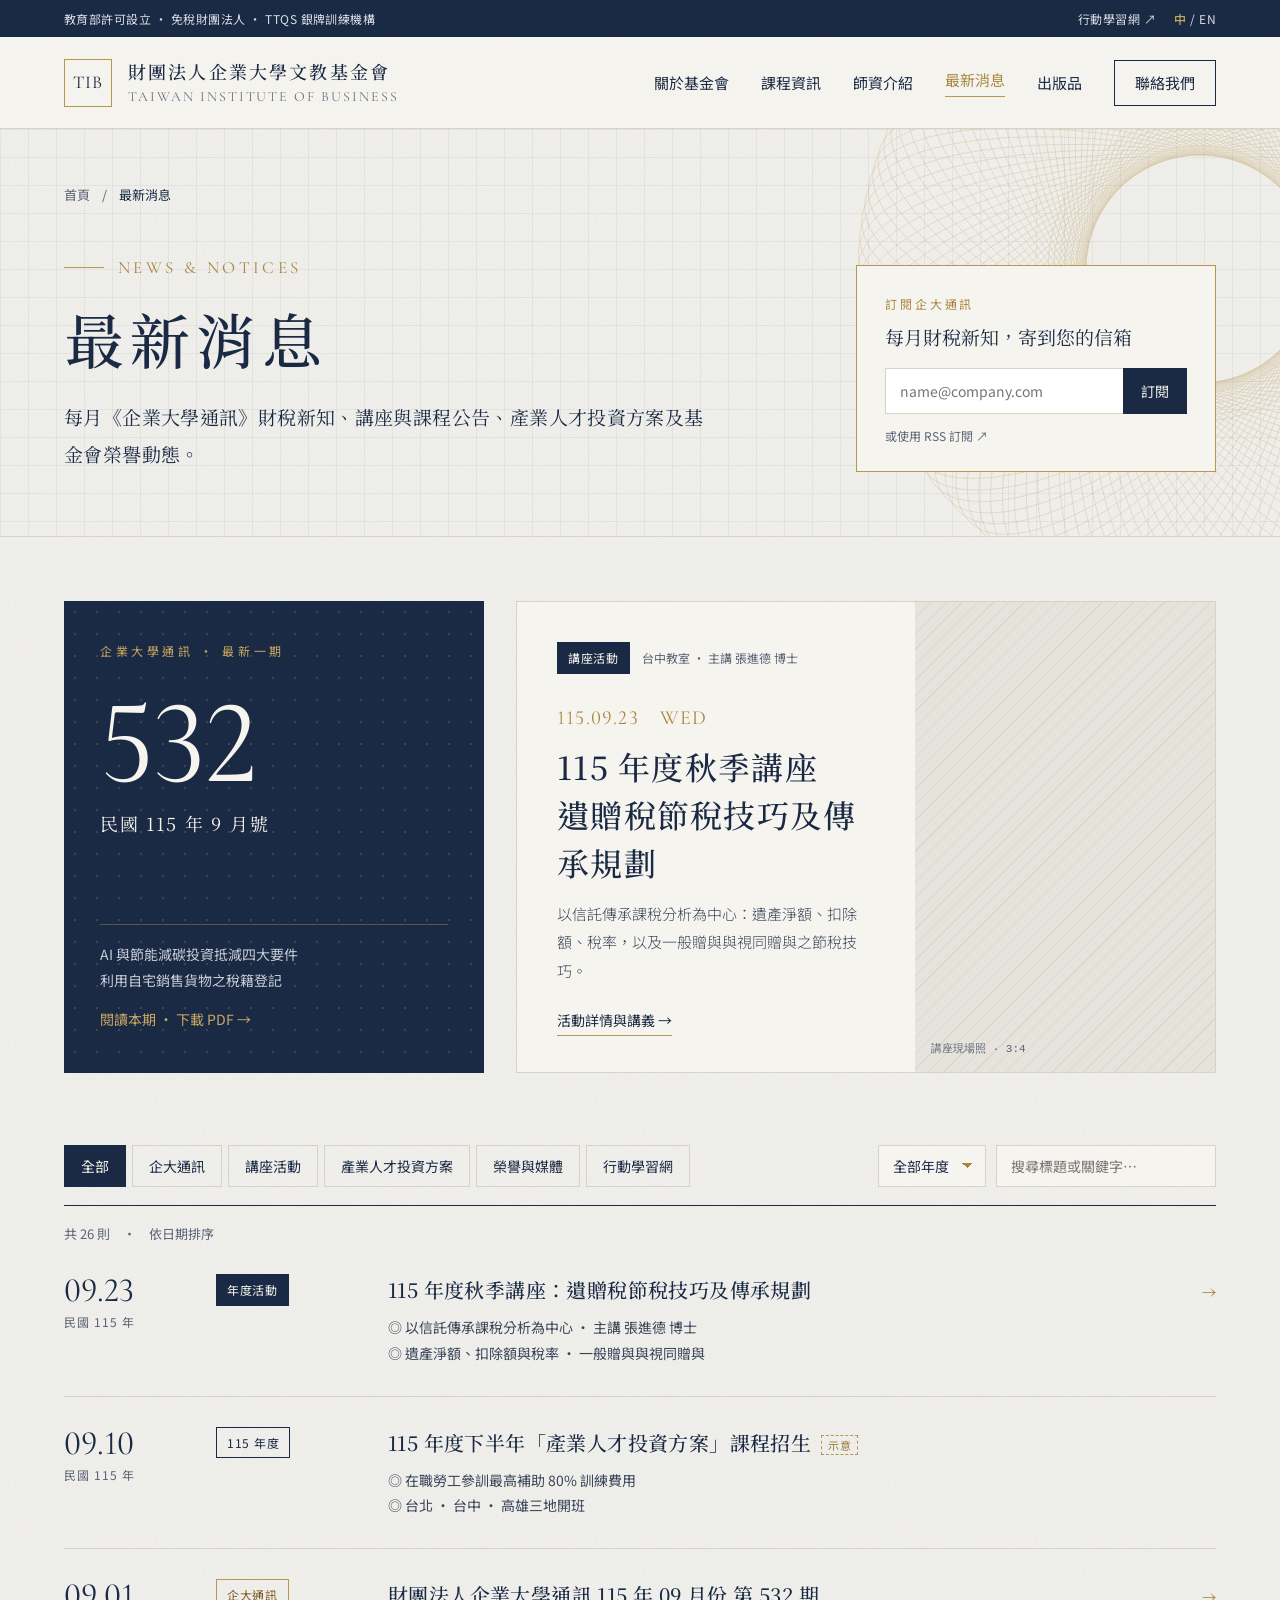
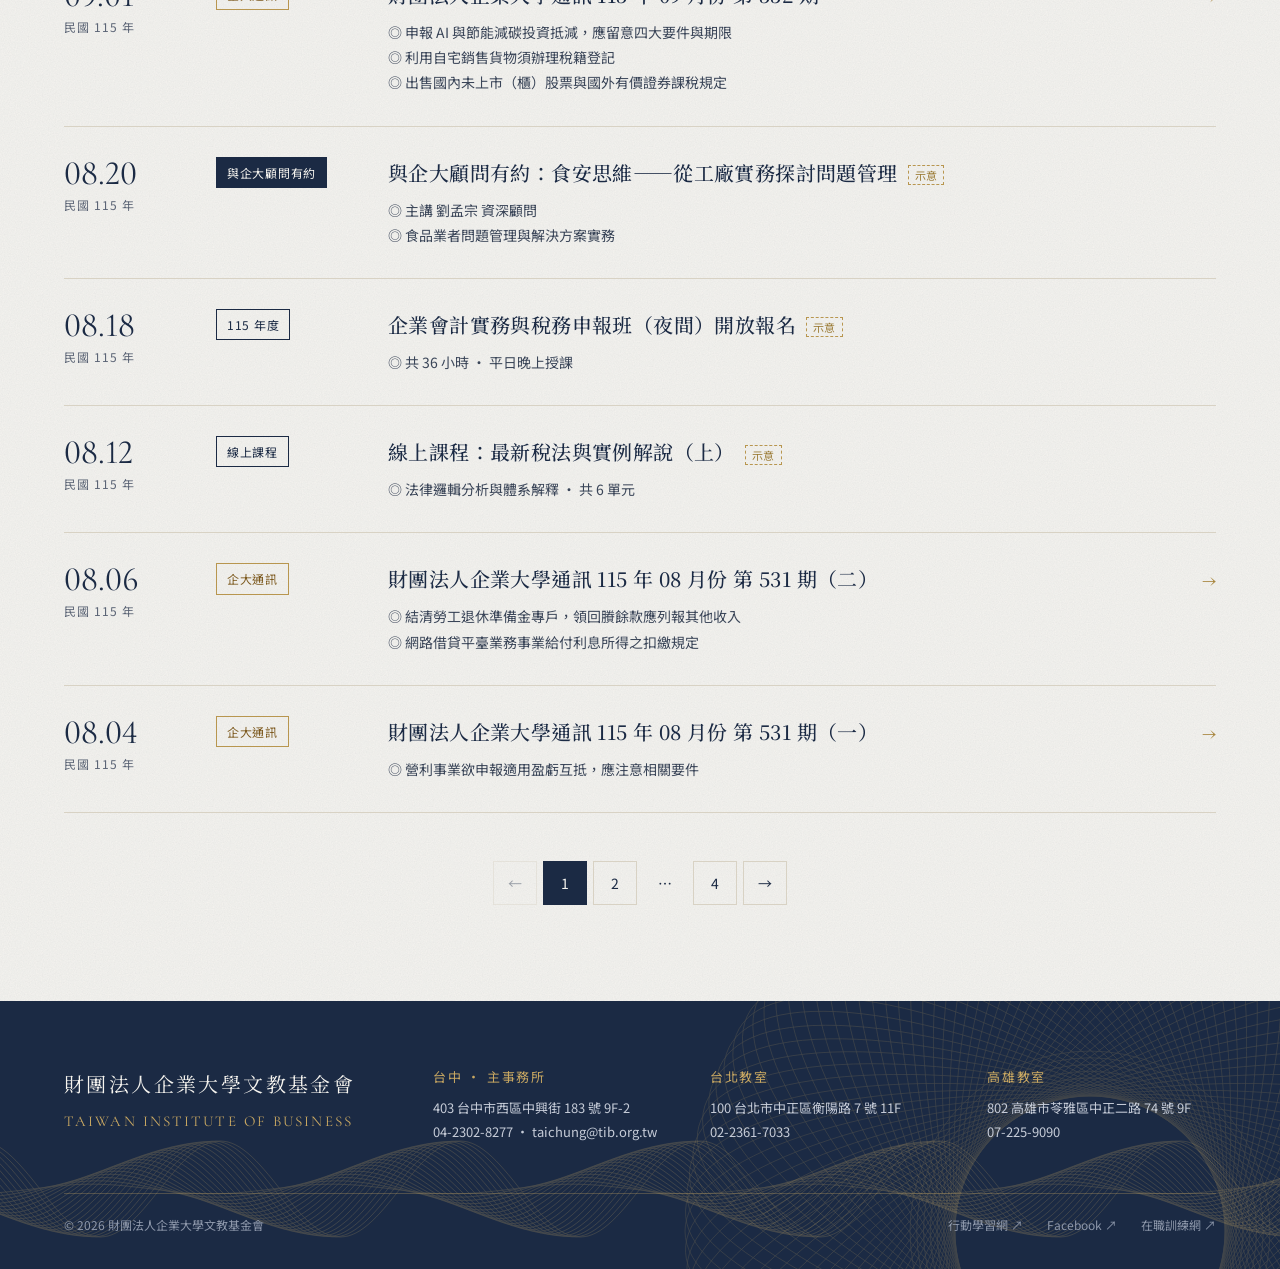
<file: news.html>
<!DOCTYPE html>
<html lang="zh-Hant-TW">
<head>
<meta charset="utf-8">
<meta name="viewport" content="width=device-width, initial-scale=1">
<title>最新消息｜財團法人企業大學文教基金會 TIB</title>
<meta name="description" content="企業大學通訊每月財稅新知、講座與課程公告、產業人才投資方案及基金會榮譽動態。">
<meta property="og:title" content="財團法人企業大學文教基金會 TIB">
<meta property="og:description" content="以專業之學，伴企業長青。會計、法律、稅務與管理的跨域培訓。">
<meta property="og:type" content="website">
<link rel="preconnect" href="https://fonts.googleapis.com">
<link rel="preconnect" href="https://fonts.gstatic.com" crossorigin>
<link rel="stylesheet" href="https://fonts.googleapis.com/css2?family=Cormorant+Garamond:wght@400;500&family=Noto+Sans+TC:wght@300;400;500&family=Noto+Serif+TC:wght@400;500;600&display=swap">
<link rel="stylesheet" href="styles.css">
</head>
<body>

<div class="topbar"><div class="wrap">
  <span class="topbar__l">教育部許可設立 · 免稅財團法人 · TTQS 銀牌訓練機構</span>
  <span class="topbar__r"><a href="https://www.twstudy.com/teacher/787f6cbf9e29ca300a846b687e1a062e" target="_blank" rel="noopener">行動學習網 ↗</a><span class="lang"><b>中</b> / <a href="/en/" lang="en">EN</a></span></span>
</div></div>

<header class="header"><div class="wrap">
  <a class="brand" href="index.html" aria-label="財團法人企業大學文教基金會 首頁">
    <span class="brand__mark">TIB</span><!-- 正式 Logo：替換為 <img src="assets/logo.svg" alt="TIB"> -->
    <span><span class="brand__zh" style="display:block">財團法人企業大學文教基金會</span><span class="brand__en" style="display:block">Taiwan Institute of Business</span></span>
  </a>
  <nav class="nav" aria-label="主選單">
    <a href="about.html">關於基金會</a><a href="courses.html">課程資訊</a><a href="teachers.html">師資介紹</a><a href="news.html" aria-current="page">最新消息</a><a href="index.html#publications">出版品</a>
    <a class="nav__cta" href="#contact">聯絡我們</a>
  </nav>
  <button class="menu-btn" type="button" aria-label="開啟選單" aria-controls="drawer" aria-expanded="false"><span></span><span></span><span></span></button>
</div></header>

<div class="drawer" id="drawer" role="dialog" aria-modal="true" aria-label="選單">
  <div class="drawer__top"><span class="brand"><span class="brand__mark" style="color:var(--gold-lt);border-color:var(--gold-lt)">TIB</span><span class="brand__zh">企業大學文教基金會</span></span><button class="drawer__close" type="button" aria-label="關閉選單">×</button></div>
  <nav>
    <a href="about.html">關於基金會<span>ABOUT</span></a><a href="courses.html">課程資訊<span>COURSES</span></a><a href="teachers.html">師資介紹<span>FACULTY</span></a><a href="news.html">最新消息<span>NEWS</span></a><a href="index.html#publications">出版品<span>PUBLICATIONS</span></a><a href="#contact">聯絡我們<span>CONTACT</span></a>
  </nav>
  <div class="drawer__foot">
    <div class="drawer__lang"><a href="index.html" aria-current="true">繁體中文</a><a href="/en/" lang="en">English</a></div>
    <a href="tel:+886423028277" style="display:flex;justify-content:space-between;min-height:48px;align-items:center;color:var(--on-navy)"><span>台中總會 04-2302-8277</span><span style="color:var(--gold-lt)">撥打</span></a>
  </div>
</div>

<main class="news">
<section class="n-hero"><div class="wrap">
  <div>
    <nav class="crumb" aria-label="麵包屑"><a href="index.html">首頁</a><span>/</span><span aria-current="page">最新消息</span></nav>
    <div class="kicker kicker--rule">News &amp; Notices</div>
    <h1>最新消息</h1>
    <p class="n-hero__lead">每月《企業大學通訊》財稅新知、講座與課程公告、產業人才投資方案及基金會榮譽動態。</p>
  </div>
  <form class="subscribe" action="mailto:taichung@tib.org.tw" method="post" enctype="text/plain">
    <div class="subscribe__tag">訂閱企大通訊</div>
    <label for="sub-email" class="subscribe__title">每月財稅新知，寄到您的信箱</label>
    <div class="subscribe__row"><input id="sub-email" name="email" type="email" required placeholder="name@company.com" autocomplete="email"><button type="submit">訂閱</button></div>
    <a class="subscribe__rss" href="https://www.tib.org.tw/hots.xml">或使用 RSS 訂閱 ↗</a>
  </form>
</div></section>

<section class="featured" aria-label="精選"><div class="wrap">
  <a class="f-issue" href="https://www.tib.org.tw/hot_539998.html">
    <div><div class="f-issue__tag">企業大學通訊 · 最新一期</div><div class="f-issue__no">532</div><div class="f-issue__date">民國 115 年 9 月號</div></div>
    <div class="f-issue__toc">AI 與節能減碳投資抵減四大要件<br>利用自宅銷售貨物之稅籍登記<div>閱讀本期 · 下載 PDF →</div></div>
  </a>
  <a class="f-event" href="https://www.tib.org.tw/hot_539996.html">
    <div class="f-event__body">
      <div class="f-event__meta"><span class="tag tag--solid">講座活動</span><span>台中教室 · 主講 張進德 博士</span></div>
      <div class="f-event__date">115.09.23　WED</div>
      <h2>115 年度秋季講座<br>遺贈稅節稅技巧及傳承規劃</h2>
      <p>以信託傳承課稅分析為中心：遺產淨額、扣除額、稅率，以及一般贈與與視同贈與之節稅技巧。</p>
      <span class="link-u">活動詳情與講義 →</span>
    </div>
    <div class="ph f-event__ph">講座現場照 · 3:4<!-- <img src="assets/event.jpg" alt=""> --></div>
  </a>
</div></section>

<section class="n-list" aria-label="消息列表"><div class="wrap">
  <div class="filters">
    <div class="tabs" role="tablist" aria-label="分類"></div>
    <div class="filters__r">
      <label class="sr-only" for="f-year">年度</label>
      <select id="f-year" class="select"><option value="">全部年度</option></select>
      <label class="sr-only" for="f-q">搜尋</label>
      <input id="f-q" class="search" type="search" placeholder="搜尋標題或關鍵字…">
    </div>
  </div>
  <div class="n-count" aria-live="polite"></div>
  <div class="rows" id="rows"></div>
  <nav class="pager" aria-label="分頁"></nav>
  <button class="more" type="button">載入更多</button>
  <noscript><p class="n-count">請啟用 JavaScript 以瀏覽消息列表，或前往 <a href="https://www.tib.org.tw/hot.html">舊版最新消息</a>。</p></noscript>
</div></section>
</main>

<footer class="footer" id="contact"><div class="wrap">
  <div class="footer__grid">
    <div><div class="footer__name">財團法人企業大學文教基金會</div><div class="footer__en">TAIWAN INSTITUTE OF BUSINESS</div></div>
    <address><h4>台中 · 主事務所</h4>403 台中市西區中興街 183 號 9F-2<br><a href="tel:+886423028277">04-2302-8277</a> · <a href="mailto:taichung@tib.org.tw">taichung@tib.org.tw</a></address>
    <address><h4>台北教室</h4>100 台北市中正區衡陽路 7 號 11F<br><a href="tel:+886223617033">02-2361-7033</a></address>
    <address><h4>高雄教室</h4>802 高雄市苓雅區中正二路 74 號 9F<br><a href="tel:+88672259090">07-225-9090</a></address>
  </div>
  <div class="footer__bottom"><span>© <span id="yr">2026</span> 財團法人企業大學文教基金會</span>
    <span class="footer__links"><a href="https://www.twstudy.com/teacher/787f6cbf9e29ca300a846b687e1a062e" target="_blank" rel="noopener">行動學習網 ↗</a><a href="https://www.facebook.com/taichung.tib.org.tw" target="_blank" rel="noopener">Facebook ↗</a><a href="https://ojt.wda.gov.tw/" target="_blank" rel="noopener">在職訓練網 ↗</a></span></div>
</div></footer>

<div class="callbar"><a href="tel:+886423028277">來電洽詢</a><a href="mailto:taichung@tib.org.tw?subject=企業培訓洽詢">企業培訓洽詢</a></div>

<script src="news-data.js" defer></script>
<script src="main.js" defer></script>
<script src="news.js" defer></script>
</body>
</html>
</file>
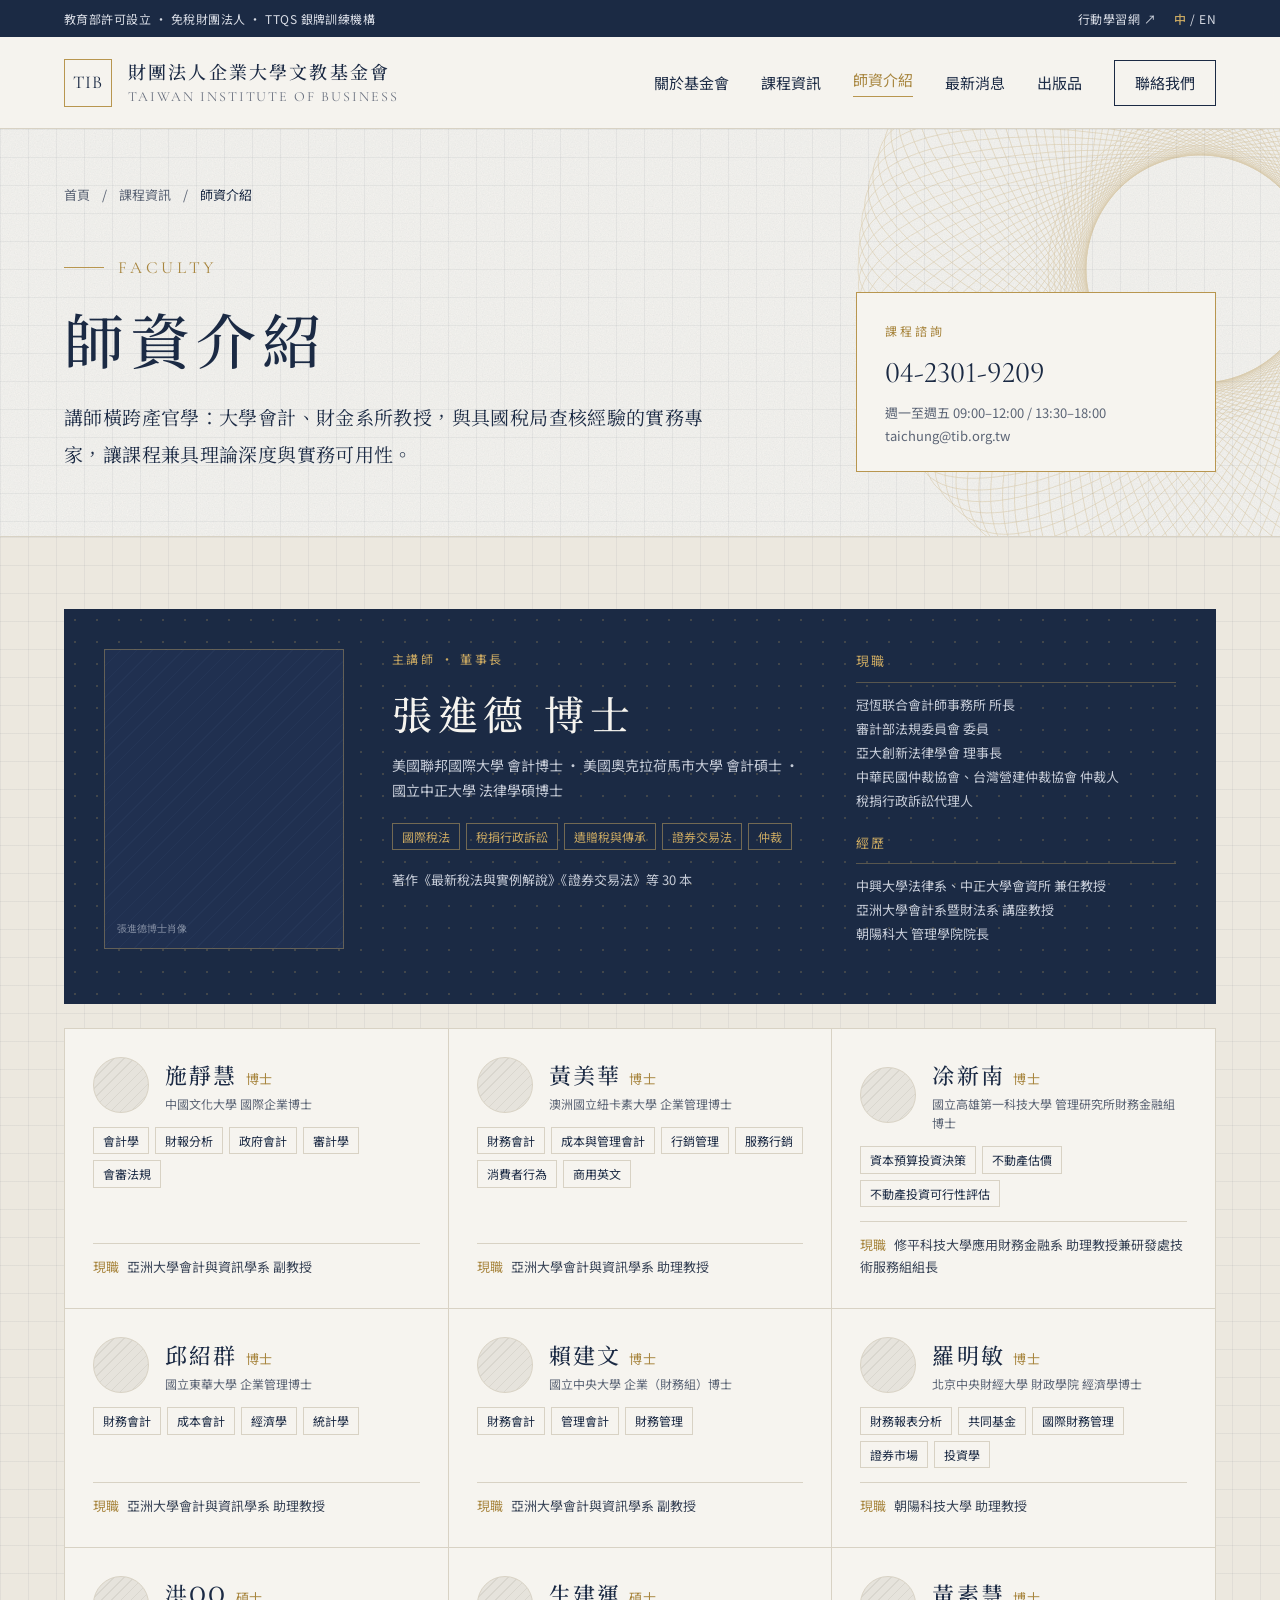
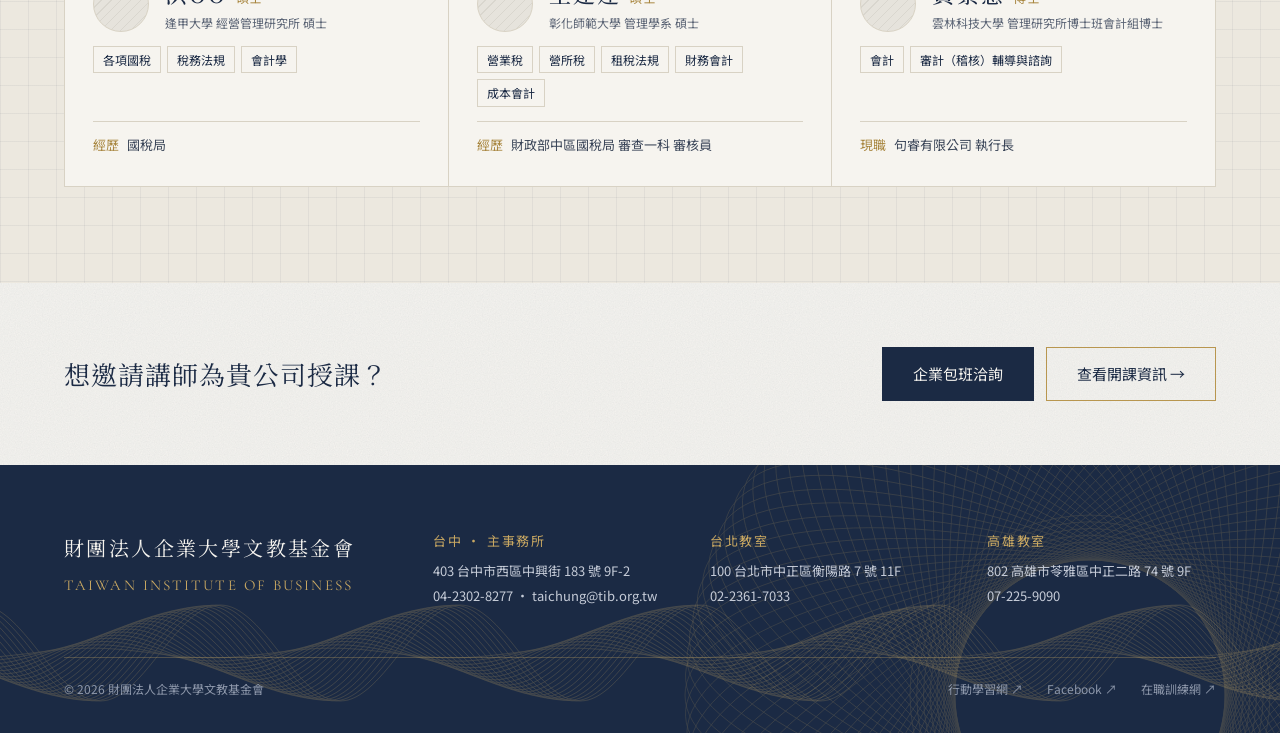
<file: teachers.html>
<!DOCTYPE html>
<html lang="zh-Hant-TW">
<head>
<meta charset="utf-8">
<meta name="viewport" content="width=device-width, initial-scale=1">
<title>師資介紹｜財團法人企業大學文教基金會 TIB</title>
<meta name="description" content="TIB 企業大學講師群：張進德博士及大學會計、財金系所教授與國稅實務專家。">
<meta property="og:title" content="財團法人企業大學文教基金會 TIB">
<meta property="og:description" content="以專業之學，伴企業長青。會計、法律、稅務與管理的跨域培訓。">
<meta property="og:type" content="website">
<link rel="preconnect" href="https://fonts.googleapis.com">
<link rel="preconnect" href="https://fonts.gstatic.com" crossorigin>
<link rel="stylesheet" href="https://fonts.googleapis.com/css2?family=Cormorant+Garamond:wght@400;500&family=Noto+Sans+TC:wght@300;400;500&family=Noto+Serif+TC:wght@400;500;600&display=swap">
<link rel="stylesheet" href="styles.css">
</head>
<body>

<div class="topbar"><div class="wrap">
  <span class="topbar__l">教育部許可設立 · 免稅財團法人 · TTQS 銀牌訓練機構</span>
  <span class="topbar__r"><a href="https://www.twstudy.com/teacher/787f6cbf9e29ca300a846b687e1a062e" target="_blank" rel="noopener">行動學習網 ↗</a><span class="lang"><b>中</b> / <a href="/en/" lang="en">EN</a></span></span>
</div></div>

<header class="header"><div class="wrap">
  <a class="brand" href="index.html" aria-label="財團法人企業大學文教基金會 首頁">
    <span class="brand__mark">TIB</span><!-- 正式 Logo：替換為 <img src="assets/logo.svg" alt="TIB"> -->
    <span><span class="brand__zh" style="display:block">財團法人企業大學文教基金會</span><span class="brand__en" style="display:block">Taiwan Institute of Business</span></span>
  </a>
  <nav class="nav" aria-label="主選單">
    <a href="about.html">關於基金會</a><a href="courses.html">課程資訊</a><a href="teachers.html" aria-current="page">師資介紹</a><a href="news.html">最新消息</a><a href="index.html#publications">出版品</a>
    <a class="nav__cta" href="#contact">聯絡我們</a>
  </nav>
  <button class="menu-btn" type="button" aria-label="開啟選單" aria-controls="drawer" aria-expanded="false"><span></span><span></span><span></span></button>
</div></header>

<div class="drawer" id="drawer" role="dialog" aria-modal="true" aria-label="選單">
  <div class="drawer__top"><span class="brand"><span class="brand__mark" style="color:var(--gold-lt);border-color:var(--gold-lt)">TIB</span><span class="brand__zh">企業大學文教基金會</span></span><button class="drawer__close" type="button" aria-label="關閉選單">×</button></div>
  <nav>
    <a href="about.html">關於基金會<span>ABOUT</span></a><a href="courses.html">課程資訊<span>COURSES</span></a><a href="teachers.html">師資介紹<span>FACULTY</span></a><a href="news.html">最新消息<span>NEWS</span></a><a href="index.html#publications">出版品<span>PUBLICATIONS</span></a><a href="#contact">聯絡我們<span>CONTACT</span></a>
  </nav>
  <div class="drawer__foot">
    <div class="drawer__lang"><a href="index.html" aria-current="true">繁體中文</a><a href="/en/" lang="en">English</a></div>
    <a href="tel:+886423028277" style="display:flex;justify-content:space-between;min-height:48px;align-items:center;color:var(--on-navy)"><span>台中總會 04-2302-8277</span><span style="color:var(--gold-lt)">撥打</span></a>
  </div>
</div>

<main>
<section class="n-hero"><div class="wrap">
  <div>
    <nav class="crumb" aria-label="麵包屑"><a href="index.html">首頁</a><span>/</span><a href="courses.html">課程資訊</a><span>/</span><span aria-current="page">師資介紹</span></nav>
    <div class="kicker kicker--rule">Faculty</div>
    <h1>師資介紹</h1>
    <p class="n-hero__lead">講師橫跨產官學：大學會計、財金系所教授，與具國稅局查核經驗的實務專家，讓課程兼具理論深度與實務可用性。</p>
  </div>
  <div class="subscribe"><div class="subscribe__tag">課程諮詢</div><a href="tel:+886423019209" class="t-tel">04-2301-9209</a><p class="t-hours">週一至週五 09:00–12:00 / 13:30–18:00<br><a href="mailto:taichung@tib.org.tw">taichung@tib.org.tw</a></p></div>
</div></section>

<section class="faculty"><div class="wrap">
  <article class="chair">
    <div class="ph chair__ph">張進德博士肖像<!-- <img src="assets/founder.jpg" alt="張進德博士"> --></div>
    <div>
      <div class="chair__tag">主講師 · 董事長</div>
      <h2>張進德 博士</h2>
      <p class="chair__edu">美國聯邦國際大學 會計博士 · 美國奧克拉荷馬市大學 會計碩士 · 國立中正大學 法律學碩博士</p>
      <ul class="chips2 chips2--gold"><li>國際稅法</li><li>稅捐行政訴訟</li><li>遺贈稅與傳承</li><li>證券交易法</li><li>仲裁</li></ul>
      <p class="chair__books">著作《最新稅法與實例解說》《證券交易法》等 30 本</p>
    </div>
    <dl class="chair__cv">
      <dt>現職</dt><dd>冠恆联合會計師事務所 所長<br>審計部法規委員會 委員<br>亞大創新法律學會 理事長<br>中華民國仲裁協會、台灣營建仲裁協會 仲裁人<br>稅捐行政訴訟代理人</dd>
      <dt>經歷</dt><dd>中興大學法律系、中正大學會資所 兼任教授<br>亞洲大學會計系暨財法系 講座教授<br>朝陽科大 管理學院院長</dd>
    </dl>
  </article>
  <div class="tch-grid">
    <article class="tch">
      <header class="tch__head"><div class="tch__ph" aria-hidden="true"></div><div><h3>施靜慧 <small>博士</small></h3><p>中國文化大學 國際企業博士</p></div></header>
      <ul class="chips2"><li>會計學</li><li>財報分析</li><li>政府會計</li><li>審計學</li><li>會審法規</li></ul>
      <p class="tch__now"><b>現職</b>亞洲大學會計與資訊學系 副教授</p>
    </article>
    <article class="tch">
      <header class="tch__head"><div class="tch__ph" aria-hidden="true"></div><div><h3>黃美華 <small>博士</small></h3><p>澳洲國立紐卡素大學 企業管理博士</p></div></header>
      <ul class="chips2"><li>財務會計</li><li>成本與管理會計</li><li>行銷管理</li><li>服務行銷</li><li>消費者行為</li><li>商用英文</li></ul>
      <p class="tch__now"><b>現職</b>亞洲大學會計與資訊學系 助理教授</p>
    </article>
    <article class="tch">
      <header class="tch__head"><div class="tch__ph" aria-hidden="true"></div><div><h3>凃新南 <small>博士</small></h3><p>國立高雄第一科技大學 管理研究所財務金融組博士</p></div></header>
      <ul class="chips2"><li>資本預算投資決策</li><li>不動產估價</li><li>不動產投資可行性評估</li></ul>
      <p class="tch__now"><b>現職</b>修平科技大學應用財務金融系 助理教授兼研發處技術服務組組長</p>
    </article>
    <article class="tch">
      <header class="tch__head"><div class="tch__ph" aria-hidden="true"></div><div><h3>邱紹群 <small>博士</small></h3><p>國立東華大學 企業管理博士</p></div></header>
      <ul class="chips2"><li>財務會計</li><li>成本會計</li><li>經濟學</li><li>統計學</li></ul>
      <p class="tch__now"><b>現職</b>亞洲大學會計與資訊學系 助理教授</p>
    </article>
    <article class="tch">
      <header class="tch__head"><div class="tch__ph" aria-hidden="true"></div><div><h3>賴建文 <small>博士</small></h3><p>國立中央大學 企業（財務組）博士</p></div></header>
      <ul class="chips2"><li>財務會計</li><li>管理會計</li><li>財務管理</li></ul>
      <p class="tch__now"><b>現職</b>亞洲大學會計與資訊學系 副教授</p>
    </article>
    <article class="tch">
      <header class="tch__head"><div class="tch__ph" aria-hidden="true"></div><div><h3>羅明敏 <small>博士</small></h3><p>北京中央財經大學 財政學院 經濟學博士</p></div></header>
      <ul class="chips2"><li>財務報表分析</li><li>共同基金</li><li>國際財務管理</li><li>證券市場</li><li>投資學</li></ul>
      <p class="tch__now"><b>現職</b>朝陽科技大學 助理教授</p>
    </article>
    <article class="tch">
      <header class="tch__head"><div class="tch__ph" aria-hidden="true"></div><div><h3>洪OO <small>碩士</small></h3><p>逢甲大學 經營管理研究所 碩士</p></div></header>
      <ul class="chips2"><li>各項國稅</li><li>稅務法規</li><li>會計學</li></ul>
      <p class="tch__now"><b>經歷</b>國稅局</p>
    </article>
    <article class="tch">
      <header class="tch__head"><div class="tch__ph" aria-hidden="true"></div><div><h3>生建運 <small>碩士</small></h3><p>彰化師範大學 管理學系 碩士</p></div></header>
      <ul class="chips2"><li>營業稅</li><li>營所稅</li><li>租稅法規</li><li>財務會計</li><li>成本會計</li></ul>
      <p class="tch__now"><b>經歷</b>財政部中區國稅局 審查一科 審核員</p>
    </article>
    <article class="tch">
      <header class="tch__head"><div class="tch__ph" aria-hidden="true"></div><div><h3>黃素慧 <small>博士</small></h3><p>雲林科技大學 管理研究所博士班會計組博士</p></div></header>
      <ul class="chips2"><li>會計</li><li>審計（稽核）輔導與諮詢</li></ul>
      <p class="tch__now"><b>現職</b>句睿有限公司 執行長</p>
    </article>
  </div>
</div></section>

<section class="t-cta"><div class="wrap">
  <p>想邀請講師為貴公司授課？</p>
  <div><a class="btn btn--solid" href="mailto:taichung@tib.org.tw?subject=企業包班洽詢">企業包班洽詢</a><a class="btn btn--line" href="courses.html">查看開課資訊 →</a></div>
</div></section>
</main>

<footer class="footer" id="contact"><div class="wrap">
  <div class="footer__grid">
    <div><div class="footer__name">財團法人企業大學文教基金會</div><div class="footer__en">TAIWAN INSTITUTE OF BUSINESS</div></div>
    <address><h4>台中 · 主事務所</h4>403 台中市西區中興街 183 號 9F-2<br><a href="tel:+886423028277">04-2302-8277</a> · <a href="mailto:taichung@tib.org.tw">taichung@tib.org.tw</a></address>
    <address><h4>台北教室</h4>100 台北市中正區衡陽路 7 號 11F<br><a href="tel:+886223617033">02-2361-7033</a></address>
    <address><h4>高雄教室</h4>802 高雄市苓雅區中正二路 74 號 9F<br><a href="tel:+88672259090">07-225-9090</a></address>
  </div>
  <div class="footer__bottom"><span>© <span id="yr">2026</span> 財團法人企業大學文教基金會</span>
    <span class="footer__links"><a href="https://www.twstudy.com/teacher/787f6cbf9e29ca300a846b687e1a062e" target="_blank" rel="noopener">行動學習網 ↗</a><a href="https://www.facebook.com/taichung.tib.org.tw" target="_blank" rel="noopener">Facebook ↗</a><a href="https://ojt.wda.gov.tw/" target="_blank" rel="noopener">在職訓練網 ↗</a></span></div>
</div></footer>

<div class="callbar"><a href="tel:+886423028277">來電洽詢</a><a href="mailto:taichung@tib.org.tw?subject=企業培訓洽詢">企業培訓洽詢</a></div>

<script src="main.js" defer></script>
</body>
</html>
</file>
<file: styles.css>
/* TIB 企業大學文教基金會 — 首頁樣式（6a 帳簿格線 + 雕紋點綴） */
:root{
  --navy:#1b2a44; --navy-2:#2a3d5e; --ivory:#f6f4ef; --paper:#ece8df; --paper-hi:#fbfaf6;
  --gold:#b8964f; --gold-ink:#a8863f; --gold-lt:#c9a862;
  --ink-2:#3a4558; --muted:#5b6475; --rule:#d8d2c4; --on-navy:#c6ccd8; --on-navy-2:#b8c0cf;
  --serif:'Noto Serif TC',serif; --sans:'Noto Sans TC',sans-serif; --latin:'Cormorant Garamond',serif;
  --pad:64px; --max:1280px;
  --tex-grain:url("data:image/svg+xml,%3Csvg%20xmlns%3D%22http%3A%2F%2Fwww.w3.org%2F2000%2Fsvg%22%20width%3D%22220%22%20height%3D%22220%22%3E%3Cfilter%20id%3D%22n%22%3E%3CfeTurbulence%20type%3D%22fractalNoise%22%20baseFrequency%3D%22.85%22%20numOctaves%3D%222%22%20stitchTiles%3D%22stitch%22%2F%3E%3CfeColorMatrix%20values%3D%220%200%200%200%20.1%20%200%200%200%200%20.15%20%200%200%200%200%20.25%20%200%200%200%20.55%200%22%2F%3E%3C%2Ffilter%3E%3Crect%20width%3D%22100%25%22%20height%3D%22100%25%22%20filter%3D%22url(%23n)%22%20opacity%3D%22.18%22%2F%3E%3C%2Fsvg%3E");
  --tex-rosette:url("data:image/svg+xml,%3Csvg%20xmlns%3D%22http%3A%2F%2Fwww.w3.org%2F2000%2Fsvg%22%20width%3D%22800%22%20height%3D%22800%22%20fill%3D%22none%22%20stroke%3D%22%23b8964f%22%20stroke-width%3D%22.6%22%20opacity%3D%22.38%22%3E%3Cellipse%20cx%3D%22400%22%20cy%3D%22400%22%20rx%3D%22360%22%20ry%3D%22120%22%20transform%3D%22rotate(0.0%20400%20400)%22%2F%3E%3Cellipse%20cx%3D%22400%22%20cy%3D%22400%22%20rx%3D%22360%22%20ry%3D%22120%22%20transform%3D%22rotate(3.0%20400%20400)%22%2F%3E%3Cellipse%20cx%3D%22400%22%20cy%3D%22400%22%20rx%3D%22360%22%20ry%3D%22120%22%20transform%3D%22rotate(6.0%20400%20400)%22%2F%3E%3Cellipse%20cx%3D%22400%22%20cy%3D%22400%22%20rx%3D%22360%22%20ry%3D%22120%22%20transform%3D%22rotate(9.0%20400%20400)%22%2F%3E%3Cellipse%20cx%3D%22400%22%20cy%3D%22400%22%20rx%3D%22360%22%20ry%3D%22120%22%20transform%3D%22rotate(12.0%20400%20400)%22%2F%3E%3Cellipse%20cx%3D%22400%22%20cy%3D%22400%22%20rx%3D%22360%22%20ry%3D%22120%22%20transform%3D%22rotate(15.0%20400%20400)%22%2F%3E%3Cellipse%20cx%3D%22400%22%20cy%3D%22400%22%20rx%3D%22360%22%20ry%3D%22120%22%20transform%3D%22rotate(18.0%20400%20400)%22%2F%3E%3Cellipse%20cx%3D%22400%22%20cy%3D%22400%22%20rx%3D%22360%22%20ry%3D%22120%22%20transform%3D%22rotate(21.0%20400%20400)%22%2F%3E%3Cellipse%20cx%3D%22400%22%20cy%3D%22400%22%20rx%3D%22360%22%20ry%3D%22120%22%20transform%3D%22rotate(24.0%20400%20400)%22%2F%3E%3Cellipse%20cx%3D%22400%22%20cy%3D%22400%22%20rx%3D%22360%22%20ry%3D%22120%22%20transform%3D%22rotate(27.0%20400%20400)%22%2F%3E%3Cellipse%20cx%3D%22400%22%20cy%3D%22400%22%20rx%3D%22360%22%20ry%3D%22120%22%20transform%3D%22rotate(30.0%20400%20400)%22%2F%3E%3Cellipse%20cx%3D%22400%22%20cy%3D%22400%22%20rx%3D%22360%22%20ry%3D%22120%22%20transform%3D%22rotate(33.0%20400%20400)%22%2F%3E%3Cellipse%20cx%3D%22400%22%20cy%3D%22400%22%20rx%3D%22360%22%20ry%3D%22120%22%20transform%3D%22rotate(36.0%20400%20400)%22%2F%3E%3Cellipse%20cx%3D%22400%22%20cy%3D%22400%22%20rx%3D%22360%22%20ry%3D%22120%22%20transform%3D%22rotate(39.0%20400%20400)%22%2F%3E%3Cellipse%20cx%3D%22400%22%20cy%3D%22400%22%20rx%3D%22360%22%20ry%3D%22120%22%20transform%3D%22rotate(42.0%20400%20400)%22%2F%3E%3Cellipse%20cx%3D%22400%22%20cy%3D%22400%22%20rx%3D%22360%22%20ry%3D%22120%22%20transform%3D%22rotate(45.0%20400%20400)%22%2F%3E%3Cellipse%20cx%3D%22400%22%20cy%3D%22400%22%20rx%3D%22360%22%20ry%3D%22120%22%20transform%3D%22rotate(48.0%20400%20400)%22%2F%3E%3Cellipse%20cx%3D%22400%22%20cy%3D%22400%22%20rx%3D%22360%22%20ry%3D%22120%22%20transform%3D%22rotate(51.0%20400%20400)%22%2F%3E%3Cellipse%20cx%3D%22400%22%20cy%3D%22400%22%20rx%3D%22360%22%20ry%3D%22120%22%20transform%3D%22rotate(54.0%20400%20400)%22%2F%3E%3Cellipse%20cx%3D%22400%22%20cy%3D%22400%22%20rx%3D%22360%22%20ry%3D%22120%22%20transform%3D%22rotate(57.0%20400%20400)%22%2F%3E%3Cellipse%20cx%3D%22400%22%20cy%3D%22400%22%20rx%3D%22360%22%20ry%3D%22120%22%20transform%3D%22rotate(60.0%20400%20400)%22%2F%3E%3Cellipse%20cx%3D%22400%22%20cy%3D%22400%22%20rx%3D%22360%22%20ry%3D%22120%22%20transform%3D%22rotate(63.0%20400%20400)%22%2F%3E%3Cellipse%20cx%3D%22400%22%20cy%3D%22400%22%20rx%3D%22360%22%20ry%3D%22120%22%20transform%3D%22rotate(66.0%20400%20400)%22%2F%3E%3Cellipse%20cx%3D%22400%22%20cy%3D%22400%22%20rx%3D%22360%22%20ry%3D%22120%22%20transform%3D%22rotate(69.0%20400%20400)%22%2F%3E%3Cellipse%20cx%3D%22400%22%20cy%3D%22400%22%20rx%3D%22360%22%20ry%3D%22120%22%20transform%3D%22rotate(72.0%20400%20400)%22%2F%3E%3Cellipse%20cx%3D%22400%22%20cy%3D%22400%22%20rx%3D%22360%22%20ry%3D%22120%22%20transform%3D%22rotate(75.0%20400%20400)%22%2F%3E%3Cellipse%20cx%3D%22400%22%20cy%3D%22400%22%20rx%3D%22360%22%20ry%3D%22120%22%20transform%3D%22rotate(78.0%20400%20400)%22%2F%3E%3Cellipse%20cx%3D%22400%22%20cy%3D%22400%22%20rx%3D%22360%22%20ry%3D%22120%22%20transform%3D%22rotate(81.0%20400%20400)%22%2F%3E%3Cellipse%20cx%3D%22400%22%20cy%3D%22400%22%20rx%3D%22360%22%20ry%3D%22120%22%20transform%3D%22rotate(84.0%20400%20400)%22%2F%3E%3Cellipse%20cx%3D%22400%22%20cy%3D%22400%22%20rx%3D%22360%22%20ry%3D%22120%22%20transform%3D%22rotate(87.0%20400%20400)%22%2F%3E%3Cellipse%20cx%3D%22400%22%20cy%3D%22400%22%20rx%3D%22360%22%20ry%3D%22120%22%20transform%3D%22rotate(90.0%20400%20400)%22%2F%3E%3Cellipse%20cx%3D%22400%22%20cy%3D%22400%22%20rx%3D%22360%22%20ry%3D%22120%22%20transform%3D%22rotate(93.0%20400%20400)%22%2F%3E%3Cellipse%20cx%3D%22400%22%20cy%3D%22400%22%20rx%3D%22360%22%20ry%3D%22120%22%20transform%3D%22rotate(96.0%20400%20400)%22%2F%3E%3Cellipse%20cx%3D%22400%22%20cy%3D%22400%22%20rx%3D%22360%22%20ry%3D%22120%22%20transform%3D%22rotate(99.0%20400%20400)%22%2F%3E%3Cellipse%20cx%3D%22400%22%20cy%3D%22400%22%20rx%3D%22360%22%20ry%3D%22120%22%20transform%3D%22rotate(102.0%20400%20400)%22%2F%3E%3Cellipse%20cx%3D%22400%22%20cy%3D%22400%22%20rx%3D%22360%22%20ry%3D%22120%22%20transform%3D%22rotate(105.0%20400%20400)%22%2F%3E%3Cellipse%20cx%3D%22400%22%20cy%3D%22400%22%20rx%3D%22360%22%20ry%3D%22120%22%20transform%3D%22rotate(108.0%20400%20400)%22%2F%3E%3Cellipse%20cx%3D%22400%22%20cy%3D%22400%22%20rx%3D%22360%22%20ry%3D%22120%22%20transform%3D%22rotate(111.0%20400%20400)%22%2F%3E%3Cellipse%20cx%3D%22400%22%20cy%3D%22400%22%20rx%3D%22360%22%20ry%3D%22120%22%20transform%3D%22rotate(114.0%20400%20400)%22%2F%3E%3Cellipse%20cx%3D%22400%22%20cy%3D%22400%22%20rx%3D%22360%22%20ry%3D%22120%22%20transform%3D%22rotate(117.0%20400%20400)%22%2F%3E%3Cellipse%20cx%3D%22400%22%20cy%3D%22400%22%20rx%3D%22360%22%20ry%3D%22120%22%20transform%3D%22rotate(120.0%20400%20400)%22%2F%3E%3Cellipse%20cx%3D%22400%22%20cy%3D%22400%22%20rx%3D%22360%22%20ry%3D%22120%22%20transform%3D%22rotate(123.0%20400%20400)%22%2F%3E%3Cellipse%20cx%3D%22400%22%20cy%3D%22400%22%20rx%3D%22360%22%20ry%3D%22120%22%20transform%3D%22rotate(126.0%20400%20400)%22%2F%3E%3Cellipse%20cx%3D%22400%22%20cy%3D%22400%22%20rx%3D%22360%22%20ry%3D%22120%22%20transform%3D%22rotate(129.0%20400%20400)%22%2F%3E%3Cellipse%20cx%3D%22400%22%20cy%3D%22400%22%20rx%3D%22360%22%20ry%3D%22120%22%20transform%3D%22rotate(132.0%20400%20400)%22%2F%3E%3Cellipse%20cx%3D%22400%22%20cy%3D%22400%22%20rx%3D%22360%22%20ry%3D%22120%22%20transform%3D%22rotate(135.0%20400%20400)%22%2F%3E%3Cellipse%20cx%3D%22400%22%20cy%3D%22400%22%20rx%3D%22360%22%20ry%3D%22120%22%20transform%3D%22rotate(138.0%20400%20400)%22%2F%3E%3Cellipse%20cx%3D%22400%22%20cy%3D%22400%22%20rx%3D%22360%22%20ry%3D%22120%22%20transform%3D%22rotate(141.0%20400%20400)%22%2F%3E%3Cellipse%20cx%3D%22400%22%20cy%3D%22400%22%20rx%3D%22360%22%20ry%3D%22120%22%20transform%3D%22rotate(144.0%20400%20400)%22%2F%3E%3Cellipse%20cx%3D%22400%22%20cy%3D%22400%22%20rx%3D%22360%22%20ry%3D%22120%22%20transform%3D%22rotate(147.0%20400%20400)%22%2F%3E%3Cellipse%20cx%3D%22400%22%20cy%3D%22400%22%20rx%3D%22360%22%20ry%3D%22120%22%20transform%3D%22rotate(150.0%20400%20400)%22%2F%3E%3Cellipse%20cx%3D%22400%22%20cy%3D%22400%22%20rx%3D%22360%22%20ry%3D%22120%22%20transform%3D%22rotate(153.0%20400%20400)%22%2F%3E%3Cellipse%20cx%3D%22400%22%20cy%3D%22400%22%20rx%3D%22360%22%20ry%3D%22120%22%20transform%3D%22rotate(156.0%20400%20400)%22%2F%3E%3Cellipse%20cx%3D%22400%22%20cy%3D%22400%22%20rx%3D%22360%22%20ry%3D%22120%22%20transform%3D%22rotate(159.0%20400%20400)%22%2F%3E%3Cellipse%20cx%3D%22400%22%20cy%3D%22400%22%20rx%3D%22360%22%20ry%3D%22120%22%20transform%3D%22rotate(162.0%20400%20400)%22%2F%3E%3Cellipse%20cx%3D%22400%22%20cy%3D%22400%22%20rx%3D%22360%22%20ry%3D%22120%22%20transform%3D%22rotate(165.0%20400%20400)%22%2F%3E%3Cellipse%20cx%3D%22400%22%20cy%3D%22400%22%20rx%3D%22360%22%20ry%3D%22120%22%20transform%3D%22rotate(168.0%20400%20400)%22%2F%3E%3Cellipse%20cx%3D%22400%22%20cy%3D%22400%22%20rx%3D%22360%22%20ry%3D%22120%22%20transform%3D%22rotate(171.0%20400%20400)%22%2F%3E%3Cellipse%20cx%3D%22400%22%20cy%3D%22400%22%20rx%3D%22360%22%20ry%3D%22120%22%20transform%3D%22rotate(174.0%20400%20400)%22%2F%3E%3Cellipse%20cx%3D%22400%22%20cy%3D%22400%22%20rx%3D%22360%22%20ry%3D%22120%22%20transform%3D%22rotate(177.0%20400%20400)%22%2F%3E%3Ccircle%20cx%3D%22400%22%20cy%3D%22400%22%20r%3D%22130%22%2F%3E%3Ccircle%20cx%3D%22400%22%20cy%3D%22400%22%20r%3D%22136%22%2F%3E%3Ccircle%20cx%3D%22400%22%20cy%3D%22400%22%20r%3D%22142%22%2F%3E%3Ccircle%20cx%3D%22400%22%20cy%3D%22400%22%20r%3D%22148%22%2F%3E%3Ccircle%20cx%3D%22400%22%20cy%3D%22400%22%20r%3D%22154%22%2F%3E%3Ccircle%20cx%3D%22400%22%20cy%3D%22400%22%20r%3D%22160%22%2F%3E%3C%2Fsvg%3E");
  --tex-rosette-lt:url("data:image/svg+xml,%3Csvg%20xmlns%3D%22http%3A%2F%2Fwww.w3.org%2F2000%2Fsvg%22%20width%3D%22800%22%20height%3D%22800%22%20fill%3D%22none%22%20stroke%3D%22%23c9a862%22%20stroke-width%3D%22.6%22%20opacity%3D%22.22%22%3E%3Cellipse%20cx%3D%22400%22%20cy%3D%22400%22%20rx%3D%22360%22%20ry%3D%22120%22%20transform%3D%22rotate(0.0%20400%20400)%22%2F%3E%3Cellipse%20cx%3D%22400%22%20cy%3D%22400%22%20rx%3D%22360%22%20ry%3D%22120%22%20transform%3D%22rotate(3.0%20400%20400)%22%2F%3E%3Cellipse%20cx%3D%22400%22%20cy%3D%22400%22%20rx%3D%22360%22%20ry%3D%22120%22%20transform%3D%22rotate(6.0%20400%20400)%22%2F%3E%3Cellipse%20cx%3D%22400%22%20cy%3D%22400%22%20rx%3D%22360%22%20ry%3D%22120%22%20transform%3D%22rotate(9.0%20400%20400)%22%2F%3E%3Cellipse%20cx%3D%22400%22%20cy%3D%22400%22%20rx%3D%22360%22%20ry%3D%22120%22%20transform%3D%22rotate(12.0%20400%20400)%22%2F%3E%3Cellipse%20cx%3D%22400%22%20cy%3D%22400%22%20rx%3D%22360%22%20ry%3D%22120%22%20transform%3D%22rotate(15.0%20400%20400)%22%2F%3E%3Cellipse%20cx%3D%22400%22%20cy%3D%22400%22%20rx%3D%22360%22%20ry%3D%22120%22%20transform%3D%22rotate(18.0%20400%20400)%22%2F%3E%3Cellipse%20cx%3D%22400%22%20cy%3D%22400%22%20rx%3D%22360%22%20ry%3D%22120%22%20transform%3D%22rotate(21.0%20400%20400)%22%2F%3E%3Cellipse%20cx%3D%22400%22%20cy%3D%22400%22%20rx%3D%22360%22%20ry%3D%22120%22%20transform%3D%22rotate(24.0%20400%20400)%22%2F%3E%3Cellipse%20cx%3D%22400%22%20cy%3D%22400%22%20rx%3D%22360%22%20ry%3D%22120%22%20transform%3D%22rotate(27.0%20400%20400)%22%2F%3E%3Cellipse%20cx%3D%22400%22%20cy%3D%22400%22%20rx%3D%22360%22%20ry%3D%22120%22%20transform%3D%22rotate(30.0%20400%20400)%22%2F%3E%3Cellipse%20cx%3D%22400%22%20cy%3D%22400%22%20rx%3D%22360%22%20ry%3D%22120%22%20transform%3D%22rotate(33.0%20400%20400)%22%2F%3E%3Cellipse%20cx%3D%22400%22%20cy%3D%22400%22%20rx%3D%22360%22%20ry%3D%22120%22%20transform%3D%22rotate(36.0%20400%20400)%22%2F%3E%3Cellipse%20cx%3D%22400%22%20cy%3D%22400%22%20rx%3D%22360%22%20ry%3D%22120%22%20transform%3D%22rotate(39.0%20400%20400)%22%2F%3E%3Cellipse%20cx%3D%22400%22%20cy%3D%22400%22%20rx%3D%22360%22%20ry%3D%22120%22%20transform%3D%22rotate(42.0%20400%20400)%22%2F%3E%3Cellipse%20cx%3D%22400%22%20cy%3D%22400%22%20rx%3D%22360%22%20ry%3D%22120%22%20transform%3D%22rotate(45.0%20400%20400)%22%2F%3E%3Cellipse%20cx%3D%22400%22%20cy%3D%22400%22%20rx%3D%22360%22%20ry%3D%22120%22%20transform%3D%22rotate(48.0%20400%20400)%22%2F%3E%3Cellipse%20cx%3D%22400%22%20cy%3D%22400%22%20rx%3D%22360%22%20ry%3D%22120%22%20transform%3D%22rotate(51.0%20400%20400)%22%2F%3E%3Cellipse%20cx%3D%22400%22%20cy%3D%22400%22%20rx%3D%22360%22%20ry%3D%22120%22%20transform%3D%22rotate(54.0%20400%20400)%22%2F%3E%3Cellipse%20cx%3D%22400%22%20cy%3D%22400%22%20rx%3D%22360%22%20ry%3D%22120%22%20transform%3D%22rotate(57.0%20400%20400)%22%2F%3E%3Cellipse%20cx%3D%22400%22%20cy%3D%22400%22%20rx%3D%22360%22%20ry%3D%22120%22%20transform%3D%22rotate(60.0%20400%20400)%22%2F%3E%3Cellipse%20cx%3D%22400%22%20cy%3D%22400%22%20rx%3D%22360%22%20ry%3D%22120%22%20transform%3D%22rotate(63.0%20400%20400)%22%2F%3E%3Cellipse%20cx%3D%22400%22%20cy%3D%22400%22%20rx%3D%22360%22%20ry%3D%22120%22%20transform%3D%22rotate(66.0%20400%20400)%22%2F%3E%3Cellipse%20cx%3D%22400%22%20cy%3D%22400%22%20rx%3D%22360%22%20ry%3D%22120%22%20transform%3D%22rotate(69.0%20400%20400)%22%2F%3E%3Cellipse%20cx%3D%22400%22%20cy%3D%22400%22%20rx%3D%22360%22%20ry%3D%22120%22%20transform%3D%22rotate(72.0%20400%20400)%22%2F%3E%3Cellipse%20cx%3D%22400%22%20cy%3D%22400%22%20rx%3D%22360%22%20ry%3D%22120%22%20transform%3D%22rotate(75.0%20400%20400)%22%2F%3E%3Cellipse%20cx%3D%22400%22%20cy%3D%22400%22%20rx%3D%22360%22%20ry%3D%22120%22%20transform%3D%22rotate(78.0%20400%20400)%22%2F%3E%3Cellipse%20cx%3D%22400%22%20cy%3D%22400%22%20rx%3D%22360%22%20ry%3D%22120%22%20transform%3D%22rotate(81.0%20400%20400)%22%2F%3E%3Cellipse%20cx%3D%22400%22%20cy%3D%22400%22%20rx%3D%22360%22%20ry%3D%22120%22%20transform%3D%22rotate(84.0%20400%20400)%22%2F%3E%3Cellipse%20cx%3D%22400%22%20cy%3D%22400%22%20rx%3D%22360%22%20ry%3D%22120%22%20transform%3D%22rotate(87.0%20400%20400)%22%2F%3E%3Cellipse%20cx%3D%22400%22%20cy%3D%22400%22%20rx%3D%22360%22%20ry%3D%22120%22%20transform%3D%22rotate(90.0%20400%20400)%22%2F%3E%3Cellipse%20cx%3D%22400%22%20cy%3D%22400%22%20rx%3D%22360%22%20ry%3D%22120%22%20transform%3D%22rotate(93.0%20400%20400)%22%2F%3E%3Cellipse%20cx%3D%22400%22%20cy%3D%22400%22%20rx%3D%22360%22%20ry%3D%22120%22%20transform%3D%22rotate(96.0%20400%20400)%22%2F%3E%3Cellipse%20cx%3D%22400%22%20cy%3D%22400%22%20rx%3D%22360%22%20ry%3D%22120%22%20transform%3D%22rotate(99.0%20400%20400)%22%2F%3E%3Cellipse%20cx%3D%22400%22%20cy%3D%22400%22%20rx%3D%22360%22%20ry%3D%22120%22%20transform%3D%22rotate(102.0%20400%20400)%22%2F%3E%3Cellipse%20cx%3D%22400%22%20cy%3D%22400%22%20rx%3D%22360%22%20ry%3D%22120%22%20transform%3D%22rotate(105.0%20400%20400)%22%2F%3E%3Cellipse%20cx%3D%22400%22%20cy%3D%22400%22%20rx%3D%22360%22%20ry%3D%22120%22%20transform%3D%22rotate(108.0%20400%20400)%22%2F%3E%3Cellipse%20cx%3D%22400%22%20cy%3D%22400%22%20rx%3D%22360%22%20ry%3D%22120%22%20transform%3D%22rotate(111.0%20400%20400)%22%2F%3E%3Cellipse%20cx%3D%22400%22%20cy%3D%22400%22%20rx%3D%22360%22%20ry%3D%22120%22%20transform%3D%22rotate(114.0%20400%20400)%22%2F%3E%3Cellipse%20cx%3D%22400%22%20cy%3D%22400%22%20rx%3D%22360%22%20ry%3D%22120%22%20transform%3D%22rotate(117.0%20400%20400)%22%2F%3E%3Cellipse%20cx%3D%22400%22%20cy%3D%22400%22%20rx%3D%22360%22%20ry%3D%22120%22%20transform%3D%22rotate(120.0%20400%20400)%22%2F%3E%3Cellipse%20cx%3D%22400%22%20cy%3D%22400%22%20rx%3D%22360%22%20ry%3D%22120%22%20transform%3D%22rotate(123.0%20400%20400)%22%2F%3E%3Cellipse%20cx%3D%22400%22%20cy%3D%22400%22%20rx%3D%22360%22%20ry%3D%22120%22%20transform%3D%22rotate(126.0%20400%20400)%22%2F%3E%3Cellipse%20cx%3D%22400%22%20cy%3D%22400%22%20rx%3D%22360%22%20ry%3D%22120%22%20transform%3D%22rotate(129.0%20400%20400)%22%2F%3E%3Cellipse%20cx%3D%22400%22%20cy%3D%22400%22%20rx%3D%22360%22%20ry%3D%22120%22%20transform%3D%22rotate(132.0%20400%20400)%22%2F%3E%3Cellipse%20cx%3D%22400%22%20cy%3D%22400%22%20rx%3D%22360%22%20ry%3D%22120%22%20transform%3D%22rotate(135.0%20400%20400)%22%2F%3E%3Cellipse%20cx%3D%22400%22%20cy%3D%22400%22%20rx%3D%22360%22%20ry%3D%22120%22%20transform%3D%22rotate(138.0%20400%20400)%22%2F%3E%3Cellipse%20cx%3D%22400%22%20cy%3D%22400%22%20rx%3D%22360%22%20ry%3D%22120%22%20transform%3D%22rotate(141.0%20400%20400)%22%2F%3E%3Cellipse%20cx%3D%22400%22%20cy%3D%22400%22%20rx%3D%22360%22%20ry%3D%22120%22%20transform%3D%22rotate(144.0%20400%20400)%22%2F%3E%3Cellipse%20cx%3D%22400%22%20cy%3D%22400%22%20rx%3D%22360%22%20ry%3D%22120%22%20transform%3D%22rotate(147.0%20400%20400)%22%2F%3E%3Cellipse%20cx%3D%22400%22%20cy%3D%22400%22%20rx%3D%22360%22%20ry%3D%22120%22%20transform%3D%22rotate(150.0%20400%20400)%22%2F%3E%3Cellipse%20cx%3D%22400%22%20cy%3D%22400%22%20rx%3D%22360%22%20ry%3D%22120%22%20transform%3D%22rotate(153.0%20400%20400)%22%2F%3E%3Cellipse%20cx%3D%22400%22%20cy%3D%22400%22%20rx%3D%22360%22%20ry%3D%22120%22%20transform%3D%22rotate(156.0%20400%20400)%22%2F%3E%3Cellipse%20cx%3D%22400%22%20cy%3D%22400%22%20rx%3D%22360%22%20ry%3D%22120%22%20transform%3D%22rotate(159.0%20400%20400)%22%2F%3E%3Cellipse%20cx%3D%22400%22%20cy%3D%22400%22%20rx%3D%22360%22%20ry%3D%22120%22%20transform%3D%22rotate(162.0%20400%20400)%22%2F%3E%3Cellipse%20cx%3D%22400%22%20cy%3D%22400%22%20rx%3D%22360%22%20ry%3D%22120%22%20transform%3D%22rotate(165.0%20400%20400)%22%2F%3E%3Cellipse%20cx%3D%22400%22%20cy%3D%22400%22%20rx%3D%22360%22%20ry%3D%22120%22%20transform%3D%22rotate(168.0%20400%20400)%22%2F%3E%3Cellipse%20cx%3D%22400%22%20cy%3D%22400%22%20rx%3D%22360%22%20ry%3D%22120%22%20transform%3D%22rotate(171.0%20400%20400)%22%2F%3E%3Cellipse%20cx%3D%22400%22%20cy%3D%22400%22%20rx%3D%22360%22%20ry%3D%22120%22%20transform%3D%22rotate(174.0%20400%20400)%22%2F%3E%3Cellipse%20cx%3D%22400%22%20cy%3D%22400%22%20rx%3D%22360%22%20ry%3D%22120%22%20transform%3D%22rotate(177.0%20400%20400)%22%2F%3E%3Ccircle%20cx%3D%22400%22%20cy%3D%22400%22%20r%3D%22130%22%2F%3E%3Ccircle%20cx%3D%22400%22%20cy%3D%22400%22%20r%3D%22136%22%2F%3E%3Ccircle%20cx%3D%22400%22%20cy%3D%22400%22%20r%3D%22142%22%2F%3E%3Ccircle%20cx%3D%22400%22%20cy%3D%22400%22%20r%3D%22148%22%2F%3E%3Ccircle%20cx%3D%22400%22%20cy%3D%22400%22%20r%3D%22154%22%2F%3E%3Ccircle%20cx%3D%22400%22%20cy%3D%22400%22%20r%3D%22160%22%2F%3E%3C%2Fsvg%3E");
  --tex-waves:url("data:image/svg+xml,%3Csvg%20xmlns%3D%22http%3A%2F%2Fwww.w3.org%2F2000%2Fsvg%22%20width%3D%22240%22%20height%3D%22160%22%20fill%3D%22none%22%20stroke%3D%22%23c9a862%22%20stroke-width%3D%22.7%22%20opacity%3D%22.28%22%3E%3Cpath%20d%3D%22M0%2080.0L4%2085.0L8%2090.0L12%2094.8L16%2099.5L20%20104.0L24%20108.2L28%20112.1L32%20115.7L36%20118.8L40%20121.6L44%20123.9L48%20125.7L52%20127.0L56%20127.7L60%20128.0L64%20127.7L68%20127.0L72%20125.7L76%20123.9L80%20121.6L84%20118.8L88%20115.7L92%20112.1L96%20108.2L100%20104.0L104%2099.5L108%2094.8L112%2090.0L116%2085.0L120%2080.0L124%2075.0L128%2070.0L132%2065.2L136%2060.5L140%2056.0L144%2051.8L148%2047.9L152%2044.3L156%2041.2L160%2038.4L164%2036.1L168%2034.3L172%2033.0L176%2032.3L180%2032.0L184%2032.3L188%2033.0L192%2034.3L196%2036.1L200%2038.4L204%2041.2L208%2044.3L212%2047.9L216%2051.8L220%2056.0L224%2060.5L228%2065.2L232%2070.0L236%2075.0L240%2080.0%22%2F%3E%3Cpath%20d%3D%22M0%2087.6L4%2092.5L8%2097.3L12%20101.9L16%20106.2L20%20110.2L24%20114.0L28%20117.3L32%20120.2L36%20122.7L40%20124.8L44%20126.3L48%20127.3L52%20127.8L56%20127.8L60%20127.3L64%20126.2L68%20124.7L72%20122.6L76%20120.1L80%20117.1L84%20113.8L88%20110.0L92%20106.0L96%20101.6L100%2097.0L104%2092.3L108%2087.4L112%2082.4L116%2077.4L120%2072.4L124%2067.5L128%2062.7L132%2058.1L136%2053.8L140%2049.8L144%2046.0L148%2042.7L152%2039.8L156%2037.3L160%2035.2L164%2033.7L168%2032.7L172%2032.2L176%2032.2L180%2032.7L184%2033.8L188%2035.3L192%2037.4L196%2039.9L200%2042.9L204%2046.2L208%2050.0L212%2054.0L216%2058.4L220%2063.0L224%2067.7L228%2072.6L232%2077.6L236%2082.6L240%2087.6%22%2F%3E%3Cpath%20d%3D%22M0%2095.0L4%2099.6L8%20104.0L12%20108.2L16%20112.0L20%20115.5L24%20118.6L28%20121.3L32%20123.5L36%20125.3L40%20126.5L44%20127.3L48%20127.5L52%20127.2L56%20126.4L60%20125.1L64%20123.3L68%20121.0L72%20118.3L76%20115.1L80%20111.6L84%20107.7L88%20103.5L92%2099.1L96%2094.4L100%2089.6L104%2084.7L108%2079.7L112%2074.8L116%2069.8L120%2065.0L124%2060.4L128%2056.0L132%2051.8L136%2048.0L140%2044.5L144%2041.4L148%2038.7L152%2036.5L156%2034.7L160%2033.5L164%2032.7L168%2032.5L172%2032.8L176%2033.6L180%2034.9L184%2036.7L188%2039.0L192%2041.7L196%2044.9L200%2048.4L204%2052.3L208%2056.5L212%2060.9L216%2065.6L220%2070.4L224%2075.3L228%2080.3L232%2085.2L236%2090.2L240%2095.0%22%2F%3E%3Cpath%20d%3D%22M0%20101.7L4%20105.9L8%20109.9L12%20113.5L16%20116.7L20%20119.6L24%20122.0L28%20124.0L32%20125.5L36%20126.4L40%20126.9L44%20126.9L48%20126.3L52%20125.2L56%20123.7L60%20121.6L64%20119.1L68%20116.2L72%20112.9L76%20109.2L80%20105.2L84%20100.9L88%2096.4L92%2091.8L96%2086.9L100%2082.0L104%2077.1L108%2072.3L112%2067.5L116%2062.8L120%2058.3L124%2054.1L128%2050.1L132%2046.5L136%2043.3L140%2040.4L144%2038.0L148%2036.0L152%2034.5L156%2033.6L160%2033.1L164%2033.1L168%2033.7L172%2034.8L176%2036.3L180%2038.4L184%2040.9L188%2043.8L192%2047.1L196%2050.8L200%2054.8L204%2059.1L208%2063.6L212%2068.2L216%2073.1L220%2078.0L224%2082.9L228%2087.7L232%2092.5L236%2097.2L240%20101.7%22%2F%3E%3Cpath%20d%3D%22M0%20107.5L4%20111.3L8%20114.6L12%20117.6L16%20120.2L20%20122.4L24%20124.0L28%20125.2L32%20125.9L36%20126.1L40%20125.8L44%20125.0L48%20123.7L52%20121.9L56%20119.7L60%20117.0L64%20113.9L68%20110.5L72%20106.7L76%20102.6L80%2098.3L84%2093.7L88%2089.1L92%2084.3L96%2079.5L100%2074.6L104%2069.9L108%2065.2L112%2060.7L116%2056.5L120%2052.5L124%2048.7L128%2045.4L132%2042.4L136%2039.8L140%2037.6L144%2036.0L148%2034.8L152%2034.1L156%2033.9L160%2034.2L164%2035.0L168%2036.3L172%2038.1L176%2040.3L180%2043.0L184%2046.1L188%2049.5L192%2053.3L196%2057.4L200%2061.7L204%2066.3L208%2070.9L212%2075.7L216%2080.5L220%2085.4L224%2090.1L228%2094.8L232%2099.3L236%20103.5L240%20107.5%22%2F%3E%3Cpath%20d%3D%22M0%20112.3L4%20115.5L8%20118.2L12%20120.5L16%20122.3L20%20123.7L24%20124.6L28%20125.1L32%20125.0L36%20124.4L40%20123.4L44%20121.9L48%20119.9L52%20117.5L56%20114.6L60%20111.4L64%20107.9L68%20104.0L72%2099.9L76%2095.5L80%2091.0L84%2086.4L88%2081.7L92%2077.0L96%2072.3L100%2067.7L104%2063.2L108%2058.9L112%2054.9L116%2051.1L120%2047.7L124%2044.5L128%2041.8L132%2039.5L136%2037.7L140%2036.3L144%2035.4L148%2034.9L152%2035.0L156%2035.6L160%2036.6L164%2038.1L168%2040.1L172%2042.5L176%2045.4L180%2048.6L184%2052.1L188%2056.0L192%2060.1L196%2064.5L200%2069.0L204%2073.6L208%2078.3L212%2083.0L216%2087.7L220%2092.3L224%2096.8L228%20101.1L232%20105.1L236%20108.9L240%20112.3%22%2F%3E%3Cpath%20d%3D%22M0%20115.9L4%20118.3L8%20120.3L12%20121.9L16%20123.0L20%20123.7L24%20123.8L28%20123.5L32%20122.7L36%20121.4L40%20119.7L44%20117.6L48%20115.0L52%20112.1L56%20108.8L60%20105.1L64%20101.2L68%2097.1L72%2092.8L76%2088.4L80%2083.8L84%2079.2L88%2074.7L92%2070.1L96%2065.7L100%2061.5L104%2057.4L108%2053.6L112%2050.1L116%2046.9L120%2044.1L124%2041.7L128%2039.7L132%2038.1L136%2037.0L140%2036.3L144%2036.2L148%2036.5L152%2037.3L156%2038.6L160%2040.3L164%2042.4L168%2045.0L172%2047.9L176%2051.2L180%2054.9L184%2058.8L188%2062.9L192%2067.2L196%2071.6L200%2076.2L204%2080.8L208%2085.3L212%2089.9L216%2094.3L220%2098.5L224%20102.6L228%20106.4L232%20109.9L236%20113.1L240%20115.9%22%2F%3E%3Cpath%20d%3D%22M0%20118.1L4%20119.8L8%20121.1L12%20122.0L16%20122.3L20%20122.2L24%20121.7L28%20120.7L32%20119.2L36%20117.3L40%20115.0L44%20112.4L48%20109.3L52%20106.0L56%20102.3L60%2098.5L64%2094.4L68%2090.1L72%2085.8L76%2081.4L80%2076.9L84%2072.5L88%2068.2L92%2064.0L96%2060.0L100%2056.2L104%2052.7L108%2049.4L112%2046.5L116%2044.0L120%2041.9L124%2040.2L128%2038.9L132%2038.0L136%2037.7L140%2037.8L144%2038.3L148%2039.3L152%2040.8L156%2042.7L160%2045.0L164%2047.6L168%2050.7L172%2054.0L176%2057.7L180%2061.5L184%2065.6L188%2069.9L192%2074.2L196%2078.6L200%2083.1L204%2087.5L208%2091.8L212%2096.0L216%20100.0L220%20103.8L224%20107.3L228%20110.6L232%20113.5L236%20116.0L240%20118.1%22%2F%3E%3Cpath%20d%3D%22M0%20119.0L4%20120.0L8%20120.5L12%20120.7L16%20120.3L20%20119.6L24%20118.4L28%20116.8L32%20114.7L36%20112.3L40%20109.6L44%20106.5L48%20103.1L52%2099.5L56%2095.7L60%2091.7L64%2087.5L68%2083.3L72%2079.0L76%2074.8L80%2070.6L84%2066.5L88%2062.6L92%2058.8L96%2055.3L100%2052.1L104%2049.2L108%2046.5L112%2044.3L116%2042.5L120%2041.0L124%2040.0L128%2039.5L132%2039.3L136%2039.7L140%2040.4L144%2041.6L148%2043.2L152%2045.3L156%2047.7L160%2050.4L164%2053.5L168%2056.9L172%2060.5L176%2064.3L180%2068.3L184%2072.5L188%2076.7L192%2081.0L196%2085.2L200%2089.4L204%2093.5L208%2097.4L212%20101.2L216%20104.7L220%20107.9L224%20110.8L228%20113.5L232%20115.7L236%20117.5L240%20119.0%22%2F%3E%3Cpath%20d%3D%22M0%20118.5L4%20118.8L8%20118.7L12%20118.1L16%20117.2L20%20115.8L24%20114.1L28%20112.0L32%20109.5L36%20106.7L40%20103.6L44%20100.3L48%2096.7L52%2092.9L56%2089.1L60%2085.1L64%2081.0L68%2077.0L72%2072.9L76%2069.0L80%2065.2L84%2061.5L88%2058.0L92%2054.8L96%2051.9L100%2049.2L104%2046.9L108%2045.0L112%2043.4L116%2042.3L120%2041.5L124%2041.2L128%2041.3L132%2041.9L136%2042.8L140%2044.2L144%2045.9L148%2048.0L152%2050.5L156%2053.3L160%2056.4L164%2059.7L168%2063.3L172%2067.1L176%2070.9L180%2074.9L184%2079.0L188%2083.0L192%2087.1L196%2091.0L200%2094.8L204%2098.5L208%20102.0L212%20105.2L216%20108.1L220%20110.8L224%20113.1L228%20115.0L232%20116.6L236%20117.7L240%20118.5%22%2F%3E%3Cpath%20d%3D%22M0%20116.7L4%20116.4L8%20115.7L12%20114.6L16%20113.1L20%20111.2L24%20109.1L28%20106.6L32%20103.8L36%20100.7L40%2097.4L44%2093.9L48%2090.3L52%2086.6L56%2082.8L60%2078.9L64%2075.1L68%2071.3L72%2067.6L76%2064.1L80%2060.7L84%2057.6L88%2054.6L92%2052.0L96%2049.7L100%2047.7L104%2046.0L108%2044.8L112%2043.9L116%2043.4L120%2043.3L124%2043.6L128%2044.3L132%2045.4L136%2046.9L140%2048.8L144%2050.9L148%2053.4L152%2056.2L156%2059.3L160%2062.6L164%2066.1L168%2069.7L172%2073.4L176%2077.2L180%2081.1L184%2084.9L188%2088.7L192%2092.4L196%2095.9L200%2099.3L204%20102.4L208%20105.4L212%20108.0L216%20110.3L220%20112.3L224%20114.0L228%20115.2L232%20116.1L236%20116.6L240%20116.7%22%2F%3E%3Cpath%20d%3D%22M0%20113.8L4%20113.0L8%20111.8L12%20110.2L16%20108.3L20%20106.1L24%20103.6L28%20100.8L32%2097.8L36%2094.7L40%2091.3L44%2087.8L48%2084.3L52%2080.7L56%2077.1L60%2073.5L64%2070.0L68%2066.6L72%2063.4L76%2060.3L80%2057.5L84%2054.9L88%2052.5L92%2050.5L96%2048.8L100%2047.4L104%2046.4L108%2045.8L112%2045.5L116%2045.7L120%2046.2L124%2047.0L128%2048.2L132%2049.8L136%2051.7L140%2053.9L144%2056.4L148%2059.2L152%2062.2L156%2065.3L160%2068.7L164%2072.2L168%2075.7L172%2079.3L176%2082.9L180%2086.5L184%2090.0L188%2093.4L192%2096.6L196%2099.7L200%20102.5L204%20105.1L208%20107.5L212%20109.5L216%20111.2L220%20112.6L224%20113.6L228%20114.2L232%20114.5L236%20114.3L240%20113.8%22%2F%3E%3Cpath%20d%3D%22M0%20110.1L4%20108.8L8%20107.2L12%20105.2L16%20103.0L20%20100.6L24%2097.9L28%2095.0L32%2092.0L36%2088.8L40%2085.6L44%2082.2L48%2078.9L52%2075.5L56%2072.2L60%2069.0L64%2066.0L68%2063.0L72%2060.3L76%2057.7L80%2055.5L84%2053.4L88%2051.7L92%2050.3L96%2049.2L100%2048.4L104%2048.0L108%2048.0L112%2048.3L116%2048.9L120%2049.9L124%2051.2L128%2052.8L132%2054.8L136%2057.0L140%2059.4L144%2062.1L148%2065.0L152%2068.0L156%2071.2L160%2074.4L164%2077.8L168%2081.1L172%2084.5L176%2087.8L180%2091.0L184%2094.0L188%2097.0L192%2099.7L196%20102.3L200%20104.5L204%20106.6L208%20108.3L212%20109.7L216%20110.8L220%20111.6L224%20112.0L228%20112.0L232%20111.7L236%20111.1L240%20110.1%22%2F%3E%3Cpath%20d%3D%22M0%20105.7L4%20104.1L8%20102.2L12%20100.0L16%2097.7L20%2095.1L24%2092.4L28%2089.5L32%2086.5L36%2083.5L40%2080.4L44%2077.3L48%2074.3L52%2071.3L56%2068.4L60%2065.6L64%2063.0L68%2060.6L72%2058.4L76%2056.4L80%2054.7L84%2053.3L88%2052.1L92%2051.3L96%2050.7L100%2050.5L104%2050.7L108%2051.1L112%2051.9L116%2052.9L120%2054.3L124%2055.9L128%2057.8L132%2060.0L136%2062.3L140%2064.9L144%2067.6L148%2070.5L152%2073.5L156%2076.5L160%2079.6L164%2082.7L168%2085.7L172%2088.7L176%2091.6L180%2094.4L184%2097.0L188%2099.4L192%20101.6L196%20103.6L200%20105.3L204%20106.7L208%20107.9L212%20108.7L216%20109.3L220%20109.5L224%20109.3L228%20108.9L232%20108.1L236%20107.1L240%20105.7%22%2F%3E%3Cpath%20d%3D%22M0%20101.0L4%2099.1L8%2097.1L12%2094.8L16%2092.4L20%2089.9L24%2087.2L28%2084.5L32%2081.7L36%2078.9L40%2076.1L44%2073.4L48%2070.7L52%2068.1L56%2065.7L60%2063.4L64%2061.3L68%2059.4L72%2057.7L76%2056.3L80%2055.2L84%2054.3L88%2053.6L92%2053.3L96%2053.3L100%2053.5L104%2054.1L108%2054.9L112%2056.0L116%2057.4L120%2059.0L124%2060.9L128%2062.9L132%2065.2L136%2067.6L140%2070.1L144%2072.8L148%2075.5L152%2078.3L156%2081.1L160%2083.9L164%2086.6L168%2089.3L172%2091.9L176%2094.3L180%2096.6L184%2098.7L188%20100.6L192%20102.3L196%20103.7L200%20104.8L204%20105.7L208%20106.4L212%20106.7L216%20106.7L220%20106.5L224%20105.9L228%20105.1L232%20104.0L236%20102.6L240%20101.0%22%2F%3E%3Cpath%20d%3D%22M0%2096.1L4%2094.2L8%2092.1L12%2089.9L16%2087.6L20%2085.2L24%2082.7L28%2080.2L32%2077.7L36%2075.2L40%2072.8L44%2070.5L48%2068.2L52%2066.1L56%2064.2L60%2062.4L64%2060.8L68%2059.4L72%2058.3L76%2057.3L80%2056.7L84%2056.3L88%2056.1L92%2056.2L96%2056.6L100%2057.2L104%2058.1L108%2059.2L112%2060.6L116%2062.1L120%2063.9L124%2065.8L128%2067.9L132%2070.1L136%2072.4L140%2074.8L144%2077.3L148%2079.8L152%2082.3L156%2084.8L160%2087.2L164%2089.5L168%2091.8L172%2093.9L176%2095.8L180%2097.6L184%2099.2L188%20100.6L192%20101.7L196%20102.7L200%20103.3L204%20103.7L208%20103.9L212%20103.8L216%20103.4L220%20102.8L224%20101.9L228%20100.8L232%2099.4L236%2097.9L240%2096.1%22%2F%3E%3Cpath%20d%3D%22M0%2091.5L4%2089.6L8%2087.6L12%2085.5L16%2083.4L20%2081.2L24%2079.0L28%2076.8L32%2074.7L36%2072.6L40%2070.6L44%2068.7L48%2066.9L52%2065.3L56%2063.8L60%2062.5L64%2061.4L68%2060.5L72%2059.8L76%2059.4L80%2059.1L84%2059.1L88%2059.3L92%2059.8L96%2060.4L100%2061.3L104%2062.4L108%2063.7L112%2065.1L116%2066.7L120%2068.5L124%2070.4L128%2072.4L132%2074.5L136%2076.6L140%2078.8L144%2081.0L148%2083.2L152%2085.3L156%2087.4L160%2089.4L164%2091.3L168%2093.1L172%2094.7L176%2096.2L180%2097.5L184%2098.6L188%2099.5L192%20100.2L196%20100.6L200%20100.9L204%20100.9L208%20100.7L212%20100.2L216%2099.6L220%2098.7L224%2097.6L228%2096.3L232%2094.9L236%2093.3L240%2091.5%22%2F%3E%3Cpath%20d%3D%22M0%2087.3L4%2085.6L8%2083.8L12%2081.9L16%2080.0L20%2078.2L24%2076.3L28%2074.5L32%2072.8L36%2071.1L40%2069.6L44%2068.1L48%2066.8L52%2065.6L56%2064.6L60%2063.7L64%2063.0L68%2062.6L72%2062.3L76%2062.2L80%2062.3L84%2062.5L88%2063.0L92%2063.7L96%2064.5L100%2065.5L104%2066.7L108%2068.0L112%2069.5L116%2071.0L120%2072.7L124%2074.4L128%2076.2L132%2078.1L136%2080.0L140%2081.8L144%2083.7L148%2085.5L152%2087.2L156%2088.9L160%2090.4L164%2091.9L168%2093.2L172%2094.4L176%2095.4L180%2096.3L184%2097.0L188%2097.4L192%2097.7L196%2097.8L200%2097.7L204%2097.5L208%2097.0L212%2096.3L216%2095.5L220%2094.5L224%2093.3L228%2092.0L232%2090.5L236%2089.0L240%2087.3%22%2F%3E%3Cpath%20d%3D%22M0%2083.8L4%2082.3L8%2080.8L12%2079.2L16%2077.7L20%2076.2L24%2074.7L28%2073.3L32%2072.0L36%2070.8L40%2069.6L44%2068.6L48%2067.7L52%2066.9L56%2066.3L60%2065.8L64%2065.5L68%2065.3L72%2065.3L76%2065.5L80%2065.8L84%2066.3L88%2066.9L92%2067.7L96%2068.6L100%2069.6L104%2070.8L108%2072.0L112%2073.3L116%2074.7L120%2076.2L124%2077.7L128%2079.2L132%2080.8L136%2082.3L140%2083.8L144%2085.3L148%2086.7L152%2088.0L156%2089.2L160%2090.4L164%2091.4L168%2092.3L172%2093.1L176%2093.7L180%2094.2L184%2094.5L188%2094.7L192%2094.7L196%2094.5L200%2094.2L204%2093.7L208%2093.1L212%2092.3L216%2091.4L220%2090.4L224%2089.2L228%2088.0L232%2086.7L236%2085.3L240%2083.8%22%2F%3E%3Cpath%20d%3D%22M0%2081.2L4%2080.0L8%2078.8L12%2077.6L16%2076.4L20%2075.3L24%2074.2L28%2073.2L32%2072.3L36%2071.5L40%2070.7L44%2070.1L48%2069.5L52%2069.1L56%2068.8L60%2068.6L64%2068.6L68%2068.6L72%2068.8L76%2069.1L80%2069.6L84%2070.1L88%2070.8L92%2071.5L96%2072.4L100%2073.3L104%2074.3L108%2075.4L112%2076.5L116%2077.7L120%2078.8L124%2080.0L128%2081.2L132%2082.4L136%2083.6L140%2084.7L144%2085.8L148%2086.8L152%2087.7L156%2088.5L160%2089.3L164%2089.9L168%2090.5L172%2090.9L176%2091.2L180%2091.4L184%2091.4L188%2091.4L192%2091.2L196%2090.9L200%2090.4L204%2089.9L208%2089.2L212%2088.5L216%2087.6L220%2086.7L224%2085.7L228%2084.6L232%2083.5L236%2082.3L240%2081.2%22%2F%3E%3Cpath%20d%3D%22M0%2079.5L4%2078.7L8%2077.8L12%2077.0L16%2076.3L20%2075.5L24%2074.8L28%2074.2L32%2073.6L36%2073.1L40%2072.7L44%2072.4L48%2072.1L52%2071.9L56%2071.9L60%2071.9L64%2071.9L68%2072.1L72%2072.4L76%2072.8L80%2073.2L84%2073.7L88%2074.3L92%2074.9L96%2075.6L100%2076.3L104%2077.1L108%2077.9L112%2078.8L116%2079.6L120%2080.5L124%2081.3L128%2082.2L132%2083.0L136%2083.7L140%2084.5L144%2085.2L148%2085.8L152%2086.4L156%2086.9L160%2087.3L164%2087.6L168%2087.9L172%2088.1L176%2088.1L180%2088.1L184%2088.1L188%2087.9L192%2087.6L196%2087.2L200%2086.8L204%2086.3L208%2085.7L212%2085.1L216%2084.4L220%2083.7L224%2082.9L228%2082.1L232%2081.2L236%2080.4L240%2079.5%22%2F%3E%3Cpath%20d%3D%22M0%2079.0L4%2078.5L8%2078.0L12%2077.5L16%2077.1L20%2076.7L24%2076.4L28%2076.1L32%2075.8L36%2075.6L40%2075.4L44%2075.3L48%2075.2L52%2075.2L56%2075.2L60%2075.3L64%2075.4L68%2075.6L72%2075.8L76%2076.1L80%2076.4L84%2076.8L88%2077.2L92%2077.6L96%2078.1L100%2078.5L104%2079.0L108%2079.5L112%2080.0L116%2080.5L120%2081.0L124%2081.5L128%2082.0L132%2082.5L136%2082.9L140%2083.3L144%2083.6L148%2083.9L152%2084.2L156%2084.4L160%2084.6L164%2084.7L168%2084.8L172%2084.8L176%2084.8L180%2084.7L184%2084.6L188%2084.4L192%2084.2L196%2083.9L200%2083.6L204%2083.2L208%2082.8L212%2082.4L216%2081.9L220%2081.5L224%2081.0L228%2080.5L232%2080.0L236%2079.5L240%2079.0%22%2F%3E%3C%2Fsvg%3E");
  --tex-ledger:linear-gradient(rgba(27,42,68,.055) 1px,transparent 1px) 0 0/28px 28px,linear-gradient(90deg,rgba(27,42,68,.055) 1px,transparent 1px) 0 0/28px 28px;
  --tex-dots:radial-gradient(rgba(201,168,98,.22) 1px,transparent 1.5px) 0 0/22px 22px;
}
*,*::before,*::after{box-sizing:border-box}
html{scroll-behavior:smooth;-webkit-text-size-adjust:100%}
body{margin:0;background:var(--tex-grain),var(--ivory);color:var(--navy);font-family:var(--serif);line-height:1.6;font-variant-numeric:lining-nums}
img{max-width:100%;display:block}
a{color:inherit;text-decoration:none;transition:color .15s,background-color .15s,border-color .15s}
a:hover{color:var(--gold-ink)}
:focus-visible{outline:2px solid var(--gold);outline-offset:2px}
h1,h2,h3{font-weight:500;margin:0}
p{margin:0}
.wrap{max-width:var(--max);margin:0 auto;padding-left:var(--pad);padding-right:var(--pad)}
.latin{font-family:var(--latin)}
.kicker{font-family:var(--latin);font-size:15px;letter-spacing:.2em;color:var(--gold-ink);text-transform:uppercase}
.kicker--rule{display:flex;align-items:center;gap:14px;font-size:17px}
.kicker--rule::before{content:"";width:40px;border-top:1px solid var(--gold)}
.h2{font-size:34px;letter-spacing:.06em;margin-top:12px}
.link-u{font-family:var(--sans);font-size:14px;border-bottom:1px solid var(--gold);padding-bottom:3px;white-space:nowrap}
.sec-head{display:flex;justify-content:space-between;align-items:flex-end;gap:24px;margin-bottom:40px}
.btn{display:inline-flex;align-items:center;justify-content:center;padding:14px 30px;font-family:var(--sans);font-size:15px;white-space:nowrap;border:1px solid transparent}
.btn--solid{background:var(--navy);color:var(--ivory)}
.btn--solid:hover{background:var(--navy-2);color:#fff}
.btn--line{border-color:var(--gold)}
.btn--line:hover{background:#efe7d6;color:var(--navy)}
.ph{background:repeating-linear-gradient(135deg,#d9d6ce 0 1px,#e6e3dc 1px 11px);display:flex;align-items:flex-end;padding:16px;font:11px ui-monospace,Menlo,monospace;color:var(--muted)}
.ph img{width:100%;height:100%;object-fit:cover}

/* Top bar + header */
.topbar{background:var(--navy);color:#d9dde6;font-family:var(--sans);font-size:12px;letter-spacing:.04em}
.topbar .wrap{display:flex;justify-content:space-between;gap:16px;padding-top:9px;padding-bottom:9px}
.topbar__r{display:flex;gap:18px;white-space:nowrap}
.lang b{color:var(--gold-lt);font-weight:500}
.header{position:sticky;top:0;z-index:20;background:rgba(246,244,239,.94);backdrop-filter:blur(6px);border-bottom:1px solid var(--rule)}
.header .wrap{display:flex;justify-content:space-between;align-items:center;gap:24px;padding-top:20px;padding-bottom:20px}
.brand{display:flex;align-items:center;gap:16px;flex:none;white-space:nowrap}
.brand__mark{width:48px;height:48px;border:1px solid var(--gold);display:flex;align-items:center;justify-content:center;font-family:var(--latin);font-size:18px;letter-spacing:.06em}
.brand__zh{font-size:18px;font-weight:500;letter-spacing:.12em}
.brand__en{font-family:var(--latin);font-size:14px;letter-spacing:.14em;color:#6b7280;text-transform:uppercase}
.nav{display:flex;gap:32px;align-items:center;font-family:var(--sans);font-size:15px;white-space:nowrap}
.nav__cta{padding:10px 20px;border:1px solid var(--navy)}
.nav__cta:hover{background:var(--navy);color:var(--ivory)}
.menu-btn{display:none;width:44px;height:44px;border:0;background:none;padding:0;cursor:pointer;flex-direction:column;align-items:center;justify-content:center;gap:6px}
.menu-btn span{width:22px;border-top:1.5px solid var(--navy)}

/* Hero */
.hero{background:var(--tex-rosette) no-repeat right -230px center/760px,linear-gradient(90deg,transparent 40px,rgba(184,150,79,.55) 40px 41px,transparent 41px 44px,rgba(184,150,79,.55) 44px 45px,transparent 45px),var(--tex-ledger)}
.hero .wrap{display:grid;grid-template-columns:minmax(0,1fr) 520px;gap:64px;align-items:center;padding-top:88px;padding-bottom:80px}
.hero h1{font-size:58px;line-height:1.32;letter-spacing:.06em;margin:24px 0 28px}
.hero__lead{font-family:var(--sans);font-weight:300;font-size:17px;line-height:2;color:var(--ink-2);max-width:520px}
.hero__cta{display:flex;flex-wrap:wrap;gap:16px;margin-top:40px}
.framed{position:relative}
.framed::before{content:"";position:absolute;inset:-18px 18px 18px -18px;border:1px solid var(--gold);pointer-events:none}
.framed .ph{position:relative;aspect-ratio:4/5}

/* Stats */
.stats{background:var(--tex-dots),var(--navy);color:var(--ivory)}
.stats .wrap{display:grid;grid-template-columns:repeat(4,minmax(0,1fr));padding-top:40px;padding-bottom:40px}
.stat{padding:0 24px;border-left:1px solid rgba(201,168,98,.35)}
.stat:first-child{padding-left:0;border-left:0}
.stat__n{font-family:var(--latin);font-size:52px;line-height:1;color:var(--gold-lt)}
.stat__n small{font-size:24px}
.stat__l{font-family:var(--sans);font-size:13px;margin-top:10px;color:var(--on-navy-2);letter-spacing:.06em}

/* Mission */
.mission{background:var(--tex-ledger)}
.mission .wrap{display:grid;grid-template-columns:360px minmax(0,1fr);gap:72px;padding-top:96px;padding-bottom:88px}
.mission__grid{display:grid;grid-template-columns:repeat(2,minmax(0,1fr));border-top:1px solid var(--navy)}
.mission__item{padding:28px 32px 32px 0;border-bottom:1px solid var(--rule)}
.mission__item:nth-child(even){padding:28px 0 32px 32px;border-left:1px solid var(--rule)}
.mission__num{font-family:var(--latin);font-size:20px;color:var(--gold-ink)}
.mission__item h3{font-size:21px;margin:8px 0;letter-spacing:.04em}
.mission__item p,.svc__cell p{font-family:var(--sans);font-weight:300;font-size:14px;line-height:1.9;color:var(--ink-2)}

/* Founder */
.founder .wrap>div{display:grid;grid-template-columns:440px minmax(0,1fr);gap:80px;align-items:start;padding:80px 0;border-top:1px solid var(--rule)}
.founder__photo{aspect-ratio:4/5;border-bottom:3px solid var(--navy)}
.founder h2{font-size:46px;letter-spacing:.14em;margin:14px 0 6px}
.founder__role{font-family:var(--sans);font-size:14px;color:var(--muted);letter-spacing:.04em}
.founder blockquote{margin:36px 0;padding-left:28px;border-left:1px solid var(--gold);font-size:22px;line-height:1.8;letter-spacing:.04em}
.creds{display:grid;grid-template-columns:repeat(2,minmax(0,1fr));gap:24px 40px;font-family:var(--sans);font-size:14px;line-height:1.8;margin:0}
.creds dt{color:var(--gold-ink);font-size:12px;letter-spacing:.16em;margin-bottom:6px}
.creds dd{margin:0}
.founder .link-u{display:inline-block;margin-top:36px;font-size:15px}

/* Services */
.services{background:var(--tex-ledger)}
.services .wrap{padding-top:88px;padding-bottom:96px;border-top:1px solid var(--rule)}
.svc{display:grid;grid-template-columns:repeat(3,minmax(0,1fr));gap:1px;background:var(--rule);border:1px solid var(--rule)}
.svc__main{grid-row:span 2;background:var(--navy);color:var(--ivory);padding:44px 40px;display:flex;flex-direction:column;justify-content:space-between;gap:32px;min-height:460px}
.svc__tag{font-family:var(--sans);font-size:13px;color:var(--gold-lt);letter-spacing:.14em}
.svc__main h3{font-size:40px;line-height:1.45;margin-top:20px;letter-spacing:.06em}
.svc__main p{font-family:var(--sans);font-weight:300;font-size:15px;line-height:1.95;color:var(--on-navy)}
.svc__main a{display:inline-block;margin-top:24px;font-family:var(--sans);font-size:14px;color:var(--gold-lt);border-bottom:1px solid var(--gold-lt);padding-bottom:3px}
.svc__main a:hover{color:#e0c27f}
.svc__cell{background:var(--ivory);padding:32px 32px 36px;transition:background-color .15s}
.svc__cell:hover{background:var(--paper-hi)}
.svc__cell .mission__num{font-size:20px}
.svc__cell h3{font-size:23px;margin:14px 0 10px;letter-spacing:.04em}

/* Publications */
.pubs{background:var(--tex-ledger),var(--tex-grain),var(--paper)}
.pubs .wrap{padding-top:96px;padding-bottom:96px}
.pubs__grid{display:grid;grid-template-columns:420px minmax(0,1fr);gap:48px}
.issue{background:var(--ivory);border:1px solid var(--gold);padding:40px 36px;display:flex;flex-direction:column;justify-content:space-between;gap:32px;min-height:420px}
.issue:hover{background:var(--paper-hi);color:var(--navy)}
.issue__tag{font-family:var(--sans);font-size:12px;letter-spacing:.3em;color:var(--gold-ink)}
.issue__no{font-family:var(--latin);font-size:120px;line-height:1;margin:24px 0 8px}
.issue__date{font-size:18px;letter-spacing:.1em}
.issue__toc{font-family:var(--sans);font-size:14px;line-height:1.9;color:var(--ink-2);border-top:1px solid var(--rule);padding-top:18px}
.issue__more{margin-top:14px;color:var(--gold-ink)}
.books{display:grid;grid-template-columns:repeat(3,minmax(0,1fr));gap:28px;font-family:var(--sans)}
.book .ph{aspect-ratio:3/4;border:1px solid var(--rule);padding:10px;font-size:10px}
.book h3{font-family:var(--serif);font-size:16px;line-height:1.6;margin-top:14px}
.book p{font-size:12px;color:var(--muted);margin-top:4px}

/* Footer */
.footer{background:var(--tex-rosette-lt) no-repeat right -260px top -220px/900px,var(--tex-waves) repeat-x bottom/240px 160px,var(--navy);color:var(--on-navy);font-family:var(--sans);font-size:13px;line-height:1.9}
.footer .wrap{padding-top:64px;padding-bottom:32px}
.footer__grid{display:grid;grid-template-columns:1.4fr 1fr 1fr 1fr;gap:48px}
.footer__name{font-family:var(--serif);font-size:20px;color:var(--ivory);letter-spacing:.12em}
.footer__en{font-family:var(--latin);font-size:15px;color:var(--gold-lt);letter-spacing:.14em;margin-top:4px}
.footer h4{color:var(--gold-lt);letter-spacing:.14em;margin:0 0 6px;font-weight:400;font-size:13px}
.footer address{font-style:normal}
.footer a:hover{color:var(--gold-lt)}
.footer__bottom{display:flex;justify-content:space-between;gap:16px;flex-wrap:wrap;margin-top:48px;padding-top:20px;border-top:1px solid rgba(201,168,98,.3);font-size:12px;color:#8e98ab}
.footer__links{display:flex;gap:24px;flex-wrap:wrap}

/* Mobile menu + call bar */
.drawer{position:fixed;inset:0;z-index:50;background:var(--navy);color:var(--ivory);display:flex;flex-direction:column;padding:12px 16px 32px 24px;transform:translateX(100%);transition:transform .25s ease;visibility:hidden}
.drawer.is-open{transform:none;visibility:visible}
.drawer__top{display:flex;justify-content:space-between;align-items:center;padding-bottom:12px;border-bottom:1px solid rgba(201,168,98,.3)}
.drawer__close{width:44px;height:44px;border:0;background:none;color:var(--ivory);font:32px/1 var(--latin);cursor:pointer}
.drawer nav{display:flex;flex-direction:column;padding-right:8px;margin-top:12px}
.drawer nav a{display:flex;justify-content:space-between;align-items:baseline;padding:18px 0;border-bottom:1px solid rgba(201,168,98,.25);font-size:22px;letter-spacing:.08em}
.drawer nav a span{font-family:var(--latin);font-size:13px;letter-spacing:.16em;color:var(--gold-lt)}
.drawer__foot{margin-top:auto;padding-right:8px;font-family:var(--sans)}
.drawer__lang{display:grid;grid-template-columns:1fr 1fr;border:1px solid rgba(201,168,98,.4);margin-bottom:16px}
.drawer__lang a{padding:13px 0;text-align:center;color:var(--on-navy)}
.drawer__lang a[aria-current]{background:var(--gold-lt);color:var(--navy);font-weight:500}
.callbar{display:none}

@media (max-width:1100px){
  :root{--pad:40px}
  .nav{gap:22px;font-size:14px}
  .hero .wrap{grid-template-columns:minmax(0,1fr) 400px;gap:48px}
  .hero h1{font-size:48px}
  .hero{background:var(--tex-rosette) no-repeat right -230px center/760px,linear-gradient(90deg,transparent 14px,rgba(184,150,79,.55) 14px 15px,transparent 15px 18px,rgba(184,150,79,.55) 18px 19px,transparent 19px),var(--tex-ledger)}
  .mission .wrap{grid-template-columns:240px minmax(0,1fr);gap:48px}
  .founder .wrap>div{grid-template-columns:340px minmax(0,1fr);gap:56px}
  .pubs__grid{grid-template-columns:340px minmax(0,1fr);gap:32px}
}
@media (max-width:860px){
  .topbar__l{display:none}.topbar .wrap{justify-content:center}
  .nav{display:none}.menu-btn{display:flex}
  .header .wrap{padding-top:12px;padding-bottom:12px}
  .brand__mark{width:40px;height:40px;font-size:15px}
  .brand__zh{font-size:15px;letter-spacing:.08em}.brand__en{font-size:11px}
  .hero .wrap,.mission .wrap,.founder .wrap>div,.pubs__grid{grid-template-columns:1fr}
  .hero{background:var(--tex-ledger)}
  .hero .wrap{padding-top:48px;padding-bottom:56px;gap:48px}
  .framed{margin-left:18px}
  .stats .wrap{grid-template-columns:1fr 1fr;padding-top:8px;padding-bottom:8px}
  .stat,.stat:first-child{padding:22px 16px;border-left:0;border-bottom:1px solid rgba(201,168,98,.3)}
  .stat:nth-child(even){border-left:1px solid rgba(201,168,98,.3)}
  .stat:nth-child(odd){padding-left:0}
  .stat:nth-child(n+3){border-bottom:0}
  .svc{grid-template-columns:1fr 1fr}
  .svc__main{grid-column:1/-1;grid-row:auto;min-height:0}
  .books{grid-template-columns:repeat(3,minmax(150px,1fr));overflow-x:auto;scrollbar-width:none;padding-bottom:4px}
  .footer__grid{grid-template-columns:1fr 1fr}
}
@media (max-width:640px){
  :root{--pad:24px}
  .hero h1{font-size:36px;line-height:1.42;margin:18px 0}
  .hero__lead{font-size:15px;line-height:1.95}
  .hero__cta{flex-direction:column;gap:10px;margin-top:28px}.hero__cta .btn{width:100%;padding:15px}
  .kicker--rule{font-size:14px}.kicker--rule::before{width:28px}
  .stat__n{font-size:38px}.stat__n small{font-size:18px}.stat__l{font-size:12px}
  .mission .wrap{padding-top:56px;padding-bottom:48px;gap:24px}
  .mission__grid{grid-template-columns:1fr}
  .mission__item,.mission__item:nth-child(even){padding:18px 0;border-left:0}
  .h2{font-size:28px}.sec-head{margin-bottom:24px}
  .founder .wrap>div{padding:48px 0;gap:32px}
  .founder h2{font-size:34px}.founder blockquote{font-size:18px;padding-left:20px;margin:28px 0}
  .creds{grid-template-columns:1fr;gap:0}.creds div{padding:14px 0;border-top:1px solid var(--rule)}
  .services .wrap{padding-top:56px;padding-bottom:56px}
  .svc__main{padding:28px 24px}.svc__main h3{font-size:28px}
  .svc__cell{padding:20px 16px 22px}.svc__cell h3{font-size:17px;margin:8px 0 6px}.svc__cell p{font-size:12px;line-height:1.7}
  .pubs .wrap{padding-top:56px;padding-bottom:56px}
  .issue{padding:28px 24px;min-height:0}.issue__no{font-size:84px;margin:14px 0 6px}
  .footer__grid{grid-template-columns:1fr;gap:20px}
  .footer .wrap{padding-bottom:96px}
  .callbar{display:grid;position:fixed;left:0;right:0;bottom:0;z-index:30;grid-template-columns:1fr 1.4fr;gap:8px;padding:10px 12px calc(12px + env(safe-area-inset-bottom));background:rgba(246,244,239,.96);border-top:1px solid var(--rule);font-family:var(--sans);font-size:15px;text-align:center}
  .callbar a{padding:13px 0;border:1px solid var(--navy)}
  .callbar a:last-child{background:var(--navy);color:var(--ivory)}
}
@media (prefers-reduced-motion:reduce){html{scroll-behavior:auto}.drawer{transition:none}}


/* ================= About page ================= */
.nav a[aria-current="page"]{color:var(--gold-ink);border-bottom:1px solid var(--gold);padding-bottom:4px}
[id]{scroll-margin-top:110px}
.a-hero{background:var(--tex-rosette) no-repeat right -320px top -200px/760px,var(--tex-ledger);border-bottom:1px solid var(--rule)}
.a-hero .wrap{display:grid;grid-template-columns:minmax(0,1fr) 300px;gap:96px;align-items:end;padding-top:64px;padding-bottom:72px}
.crumb{display:flex;gap:12px;font-family:var(--sans);font-size:13px;color:var(--muted);margin-bottom:48px}
.crumb [aria-current]{color:var(--navy)}
.a-hero h1{font-size:60px;letter-spacing:.1em;line-height:1.25;margin:20px 0 28px}
.a-hero__lead{font-size:20px;line-height:2;letter-spacing:.03em;max-width:720px;text-wrap:pretty}
.toc{display:flex;flex-direction:column;border-top:1px solid var(--navy);font-family:var(--sans);font-size:14px}
.toc a{display:flex;justify-content:space-between;padding:12px 0;border-bottom:1px solid var(--rule)}
.toc i{font-style:normal;font-family:var(--latin);color:var(--gold-ink)}
.a-split{display:grid;grid-template-columns:300px minmax(0,1fr);gap:72px}
.a-sec .wrap{padding-top:88px;padding-bottom:88px}
.a-sec--last .wrap{border-top:1px solid var(--rule);padding-top:72px}
.a-note{font-family:var(--sans);font-size:13px;line-height:1.8;color:var(--muted);margin-top:12px}

.timeline{list-style:none;margin:0;padding:0;position:relative;display:grid;grid-template-columns:repeat(5,minmax(0,1fr));gap:24px}
.timeline::before{content:"";position:absolute;left:0;right:0;top:8px;border-top:1px solid var(--gold)}
.timeline li{position:relative}
.timeline li::before{content:"";display:block;width:17px;height:17px;border-radius:50%;background:var(--ivory);border:1px solid var(--gold);box-sizing:border-box}
.timeline li.is-start::before{background:var(--navy);border:3px solid var(--ivory);outline:1px solid var(--navy)}
.timeline li.is-now::before{background:var(--gold);border:3px solid var(--ivory);outline:1px solid var(--gold)}
.timeline time{display:block;font-family:var(--latin);font-size:30px;margin-top:18px}
.timeline .is-now time{color:var(--gold-ink)}
.timeline p{font-family:var(--sans);font-size:14px;line-height:1.8;color:var(--ink-2);margin-top:6px}

.a-vision{background:var(--tex-dots),var(--navy);color:var(--ivory)}
.a-vision .wrap{padding-top:96px;padding-bottom:96px}
.a-vision .kicker{color:var(--gold-lt)}
.a-vision__statement{font-size:30px;line-height:1.75;letter-spacing:.04em;text-wrap:pretty}
.a-vision__statement em{font-style:normal;color:var(--gold-lt)}
.aims{list-style:none;margin:56px 0 0;padding:0;display:grid;grid-template-columns:repeat(4,minmax(0,1fr));border-top:1px solid rgba(201,168,98,.4);font-family:var(--sans);font-size:15px;line-height:1.8}
.aims li{padding:22px 20px 0;border-left:1px solid rgba(201,168,98,.25)}
.aims li:first-child{padding-left:0;border-left:0}
.aims i{display:block;font-style:normal;font-family:var(--latin);font-size:20px;color:var(--gold-lt);margin-bottom:8px}
.outlook{margin-top:80px;padding-top:40px;border-top:1px solid rgba(201,168,98,.25)}
.outlook h3{font-family:var(--sans);font-size:13px;letter-spacing:.2em;color:var(--gold-lt);font-weight:400;margin-bottom:24px}
.outlook__grid{display:grid;grid-template-columns:repeat(3,minmax(0,1fr));gap:20px;font-family:var(--sans)}
.outlook__grid div{border:1px solid rgba(201,168,98,.3);padding:24px}
.outlook__grid h4{font-family:var(--serif);font-weight:500;font-size:19px;margin:0 0 8px}
.outlook__grid p{font-size:13px;line-height:1.85;color:var(--on-navy)}

#features{background:var(--tex-ledger)}
.feats{display:grid;grid-template-columns:repeat(2,minmax(0,1fr));border-top:1px solid var(--navy)}
.feat{padding:32px 32px 32px 0;border-bottom:1px solid var(--rule)}
.feat:nth-child(3){padding:32px 0 32px 32px;border-left:1px solid var(--rule)}
.feat--wide{grid-column:span 2;padding-right:0}
.feat h3{font-size:21px;letter-spacing:.04em}
.feat p{font-family:var(--sans);font-weight:300;font-size:14px;line-height:1.9;color:var(--ink-2);margin-top:10px;max-width:720px}
.feat__head{display:flex;justify-content:space-between;align-items:baseline;gap:16px;flex-wrap:wrap}
.feat__head h3{font-size:23px}
.feat__head span{font-family:var(--sans);font-size:13px;color:var(--muted);white-space:nowrap}
.feat--row{display:grid;grid-template-columns:1fr 1fr;gap:32px;align-items:center}
.chips{list-style:none;margin:0;padding:0;display:flex;flex-wrap:wrap;gap:10px;font-family:var(--sans);font-size:14px}
.chips li{padding:8px 16px;border:1px solid var(--gold)}
.ttqs{list-style:none;margin:28px 0 0;padding:0;position:relative;display:grid;grid-template-columns:repeat(8,minmax(0,1fr));font-family:var(--sans)}
.ttqs::before{content:"";position:absolute;left:0;right:0;top:6px;border-top:1px solid var(--gold)}
.ttqs li{position:relative}
.ttqs li::before{content:"";display:block;width:13px;height:13px;border-radius:50%;border:1px solid var(--gold);background:var(--ivory);box-sizing:border-box}
.ttqs li.is-silver::before{background:var(--gold)}
.ttqs li.is-now::before{background:var(--navy);border-color:var(--navy);outline:1px solid var(--navy);outline-offset:3px}
.ttqs b{display:block;font-family:var(--latin);font-weight:400;font-size:22px;margin-top:10px}
.ttqs span{font-size:12px;color:var(--muted)}
.ttqs .is-now b,.ttqs .is-now span{color:var(--gold-ink)}

.a-founder{background:var(--tex-ledger),var(--tex-grain),var(--paper)}
.a-founder .wrap{padding-top:96px;padding-bottom:96px}
.a-founder__grid{display:grid;grid-template-columns:420px minmax(0,1fr);gap:80px}
.a-founder__photo{margin:36px 0 0 18px}
.facts{display:grid;grid-template-columns:repeat(3,1fr);margin-top:40px;border-top:1px solid var(--navy);font-family:var(--sans);text-align:center}
.facts div{padding:16px 4px}
.facts div+div{border-left:1px solid var(--rule)}
.facts b{display:block;font-family:var(--latin);font-weight:400;font-size:34px;line-height:1}
.facts span{display:block;font-size:12px;color:var(--muted);margin-top:6px}
.a-founder__body{padding-top:44px}
.a-founder h2{font-size:52px;letter-spacing:.16em;margin:10px 0 6px}
.a-founder__en{font-family:var(--latin);font-style:italic;font-size:21px;color:var(--muted)}
.bio{display:grid;grid-template-columns:repeat(2,minmax(0,1fr));gap:40px 48px;margin-top:44px;font-family:var(--sans);font-size:14px;line-height:1.85}
.bio__g summary{list-style:none;font-family:var(--serif);font-size:18px;padding-bottom:10px;border-bottom:1px solid var(--gold);margin-bottom:12px;pointer-events:none}
.bio__g summary::-webkit-details-marker{display:none}
.bio__g em{display:block;font-style:normal;color:var(--gold-ink);font-size:12px;letter-spacing:.1em;margin-top:10px}
.bio__g em:first-child{margin-top:0}

.board{width:100%;table-layout:fixed;border-collapse:collapse;font-family:var(--sans);font-size:14px;line-height:1.75;border-top:1px solid var(--navy)}
.board th,.board td{text-align:left;vertical-align:baseline;padding:20px 24px 20px 0;border-bottom:1px solid var(--rule)}
.board thead th{font-weight:400;font-size:12px;letter-spacing:.12em;color:var(--gold-ink);padding-top:12px;padding-bottom:12px}
.board tbody th{font-family:var(--serif);font-weight:500;font-size:19px;white-space:nowrap}
.board__role{color:var(--muted);white-space:nowrap;width:80px}
.board__role.is-chair{color:var(--gold-ink)}
.board__edu{color:var(--muted);width:260px}

.docs{display:grid;grid-template-columns:repeat(3,minmax(0,1fr));gap:20px;font-family:var(--sans)}
.docs a{border:1px solid var(--rule);padding:28px 24px;display:flex;flex-direction:column;gap:8px;min-height:160px}
.docs a:hover{border-color:var(--gold);background:var(--paper-hi);color:var(--navy)}
.docs i{font-style:normal;font-size:12px;color:var(--gold-ink);letter-spacing:.12em}
.docs b{font-family:var(--serif);font-weight:500;font-size:20px}
.docs span{font-size:13px;color:var(--muted);margin-top:auto}

@media (max-width:1100px){
  .a-hero .wrap{grid-template-columns:minmax(0,1fr) 240px;gap:56px}
  .a-split{grid-template-columns:220px minmax(0,1fr);gap:48px}
  .a-founder__grid{grid-template-columns:340px minmax(0,1fr);gap:56px}
  .timeline time{font-size:24px}
  .bio{grid-template-columns:1fr}
}
@media (max-width:860px){
  .a-hero{background:var(--tex-ledger)}
  .a-hero .wrap{grid-template-columns:1fr;gap:32px;padding-top:32px;padding-bottom:40px}
  .crumb{margin-bottom:28px}
  .toc{position:sticky;top:64px;z-index:10;flex-direction:row;gap:8px;overflow-x:auto;scrollbar-width:none;border:0;background:var(--ivory);margin:0 calc(-1 * var(--pad));padding:10px var(--pad);border-bottom:1px solid var(--rule)}
  .toc a{flex:none;padding:10px 14px;border:1px solid var(--rule);white-space:nowrap}
  .toc i{display:none}
  .a-split,.a-founder__grid{grid-template-columns:1fr;gap:24px}
  .timeline{grid-template-columns:1fr;gap:22px;margin-left:6px;padding-left:22px;border-left:1px solid var(--gold)}
  .timeline::before{display:none}
  .timeline li::before{position:absolute;left:-29px;top:8px;width:13px;height:13px}
  .timeline time{margin-top:0;font-size:24px}
  .aims{grid-template-columns:1fr;margin-top:28px}
  .aims li,.aims li:first-child{display:grid;grid-template-columns:36px minmax(0,1fr);padding:14px 0;border-left:0;border-bottom:1px solid rgba(201,168,98,.3)}
  .aims i{margin:0;font-size:16px}
  .outlook{margin-top:40px}
  .outlook__grid{grid-template-columns:1fr 1fr}
  .feats{grid-template-columns:1fr}
  .feat,.feat:nth-child(3),.feat--wide{grid-column:auto;padding:22px 0;border-left:0}
  .feat--row{grid-template-columns:1fr;gap:16px}
  .ttqs{grid-template-columns:repeat(4,1fr);row-gap:20px}
  .ttqs::before{display:none}
  .board thead{display:none}
  .board,.board tbody,.board tr,.board td,.board th{display:block;width:auto}
  .board tr{display:grid;grid-template-columns:auto 1fr;column-gap:10px;padding:14px 0;border-bottom:1px solid var(--rule)}
  .board td,.board th{padding:0;border:0}
  .board tbody th{grid-column:1;grid-row:1;font-size:18px}
  .board__role{grid-column:2;grid-row:1;align-self:center;font-size:12px}
  .board td:nth-child(3),.board__edu{grid-column:1/-1;font-size:13px;color:var(--muted);margin-top:4px}
  .board__edu{display:none}
  .docs{grid-template-columns:1fr}
  .docs a{min-height:0;flex-direction:row;align-items:center;justify-content:space-between;padding:16px 18px}
  .docs i{display:none}
  .docs b{font-size:16px}
  .docs span{margin:0;font-size:12px}
}
@media (max-width:640px){
  [id]{scroll-margin-top:130px}
  .a-hero h1{font-size:36px;margin:16px 0 18px}
  .a-hero__lead{font-size:16px}
  .a-sec .wrap,.a-vision .wrap,.a-founder .wrap{padding-top:48px;padding-bottom:48px}
  .a-vision__statement{font-size:20px;line-height:1.85}
  .outlook__grid{grid-template-columns:1fr}
  .a-founder__photo{margin:28px 0 0 12px}
  .a-founder__body{padding-top:16px}
  .a-founder h2{font-size:32px;letter-spacing:.14em}
  .bio{gap:0;margin-top:24px;border-top:1px solid var(--navy)}
  .bio__g{border-bottom:1px solid var(--rule)}
  .bio__g summary{pointer-events:auto;cursor:pointer;display:flex;justify-content:space-between;align-items:center;min-height:56px;padding:0;margin:0;border:0;font-size:17px}
  .bio__g summary::after{content:"＋";color:var(--gold-ink);font-family:var(--sans)}
  .bio__g[open] summary::after{content:"−"}
  .bio__g>div{padding-bottom:16px;font-size:13px;color:var(--ink-2)}
  .facts b{font-size:28px}
}

.board col.c-role{width:80px}.board col.c-name{width:110px}.board col.c-edu{width:240px}
@media (max-width:1100px){.board col.c-edu{width:180px}}
@media (max-width:860px){.board{table-layout:auto}.board colgroup{display:none}}


/* ================= News page ================= */
.nav a[aria-current="page"]{color:var(--gold-ink);border-bottom:1px solid var(--gold);padding-bottom:4px}
.sr-only{position:absolute;width:1px;height:1px;overflow:hidden;clip:rect(0 0 0 0);white-space:nowrap}
.tag{display:inline-block;white-space:nowrap;font-family:var(--sans);font-size:12px;padding:5px 10px;letter-spacing:.06em;border:1px solid var(--navy)}
.tag--gold{border-color:var(--gold);color:#7d5a1f}
.tag--solid{background:var(--navy);color:var(--ivory)}
.n-hero{background:var(--tex-rosette) no-repeat right -300px top -240px/760px,var(--tex-ledger);border-bottom:1px solid var(--rule)}
.n-hero .wrap{display:grid;grid-template-columns:minmax(0,1fr) 360px;gap:80px;align-items:end;padding-top:56px;padding-bottom:64px}
.n-hero h1{font-size:60px;letter-spacing:.1em;line-height:1.25;margin:20px 0 22px}
.n-hero__lead{font-size:19px;line-height:1.95;max-width:640px;letter-spacing:.02em}
.subscribe{background:var(--ivory);border:1px solid var(--gold);padding:28px 28px 24px;font-family:var(--sans)}
.subscribe__tag{font-size:12px;letter-spacing:.24em;color:var(--gold-ink)}
.subscribe__title{display:block;font-family:var(--serif);font-size:19px;margin:10px 0 16px;line-height:1.5}
.subscribe__row{display:flex}
.subscribe input{flex:1;min-width:0;padding:12px 14px;border:1px solid var(--rule);border-right:0;font:14px var(--sans);color:var(--navy);background:#fff;border-radius:0}
.subscribe input:focus{outline:none;border-color:var(--gold)}
.subscribe button{padding:12px 18px;background:var(--navy);color:var(--ivory);border:0;font:14px var(--sans);cursor:pointer;white-space:nowrap}
.subscribe button:hover{background:var(--navy-2)}
.subscribe__rss{display:inline-block;font-size:12px;color:var(--muted);margin-top:12px}

.featured .wrap{display:grid;grid-template-columns:420px minmax(0,1fr);gap:32px;padding-top:64px;padding-bottom:24px}
.f-issue{background:var(--tex-dots),var(--navy);color:var(--ivory);padding:40px 36px;display:flex;flex-direction:column;justify-content:space-between;gap:24px;min-height:380px}
.f-issue:hover{color:var(--ivory)}
.f-issue__tag{font-family:var(--sans);font-size:12px;letter-spacing:.3em;color:var(--gold-lt)}
.f-issue__no{font-family:var(--latin);font-size:120px;line-height:1;margin:22px 0 6px}
.f-issue__date{font-size:18px;letter-spacing:.1em;white-space:nowrap}
.f-issue__toc{font-family:var(--sans);font-size:14px;line-height:1.9;color:var(--on-navy);border-top:1px solid rgba(201,168,98,.35);padding-top:16px}
.f-issue__toc div{color:var(--gold-lt);margin-top:12px}
.f-event{border:1px solid var(--rule);background:var(--ivory);display:grid;grid-template-columns:minmax(0,1fr) 300px}
.f-event:hover{border-color:var(--gold);color:var(--navy)}
.f-event__body{padding:40px 40px 36px;display:flex;flex-direction:column}
.f-event__meta{display:flex;gap:12px;align-items:center;flex-wrap:wrap;font-family:var(--sans);font-size:12px;color:var(--muted)}
.f-event__date{font-family:var(--latin);font-size:20px;color:var(--gold-ink);margin-top:28px;letter-spacing:.06em}
.f-event h2{font-size:32px;line-height:1.5;letter-spacing:.04em;margin:8px 0 14px}
.f-event p{font-family:var(--sans);font-weight:300;font-size:15px;line-height:1.9;color:var(--ink-2)}
.f-event .link-u{margin-top:auto;align-self:flex-start;padding-top:24px}
.f-event__ph{min-height:100%}

.n-list .wrap{padding-top:48px;padding-bottom:96px}
.filters{display:flex;justify-content:space-between;align-items:center;gap:24px;flex-wrap:wrap;padding-bottom:18px;border-bottom:1px solid var(--navy)}
.tabs{display:flex;gap:6px;flex-wrap:wrap}
.tab{font:14px var(--sans);color:var(--navy);background:transparent;padding:10px 16px;border:1px solid var(--rule);cursor:pointer;white-space:nowrap;transition:border-color .15s,color .15s,background-color .15s}
.tab:hover{border-color:var(--gold);color:var(--gold-ink);background:var(--paper-hi)}
.tab:active{background:#efe7d6}
.tab.is-active{background:var(--navy);color:var(--ivory);border-color:var(--navy);cursor:default}
.filters__r{display:flex;gap:10px}
.select,.search{font:14px var(--sans);color:var(--navy);background:var(--ivory);border:1px solid var(--rule);padding:10px 14px;border-radius:0}
.select{appearance:none;padding-right:36px;background:linear-gradient(45deg,transparent 50%,var(--gold-ink) 50%) right 18px center/5px 5px no-repeat,linear-gradient(-45deg,transparent 50%,var(--gold-ink) 50%) right 13px center/5px 5px no-repeat,var(--ivory);cursor:pointer}
.search{width:220px}
.select:focus,.search:focus{outline:none;border-color:var(--gold)}
.n-count{font-family:var(--sans);font-size:13px;color:var(--muted);padding-top:16px}
.row{display:grid;grid-template-columns:120px 140px minmax(0,1fr) 40px;gap:32px;padding:30px 0;border-bottom:1px solid var(--rule);align-items:start}
a.row:hover{background:rgba(251,250,246,.7);color:var(--navy)}
a.row:hover h3{color:var(--gold-ink)}
.row__date b{display:block;font-family:var(--latin);font-weight:400;font-size:34px;line-height:1}
.row__date span{font-family:var(--sans);font-size:12px;color:var(--muted);letter-spacing:.08em}
.row__date i{display:none}
.row__body h3{font-size:20px;line-height:1.55;letter-spacing:.02em;transition:color .15s}
.row__body ul{list-style:none;margin:10px 0 0;padding:0;font-family:var(--sans);font-size:14px;line-height:1.8;color:var(--ink-2)}
.row__body li::before{content:"◎ "}
.row__go{font-family:var(--latin);font-size:22px;color:var(--gold-ink);justify-self:end}
.sample{font-family:var(--sans);font-size:11px;font-weight:400;color:#9a7a33;border:1px dashed var(--gold);padding:1px 6px;margin-left:10px;vertical-align:middle;white-space:nowrap}
.empty{font-family:var(--sans);color:var(--muted);padding:48px 0;text-align:center}
.pager{display:flex;justify-content:center;gap:6px;padding-top:48px;font-family:var(--sans);font-size:14px}
.pager button,.pager span{width:44px;height:44px;display:flex;align-items:center;justify-content:center;border:1px solid var(--rule);background:transparent;font:inherit;color:var(--navy);cursor:pointer}
.pager span{border:0;cursor:default}
.pager button:hover{border-color:var(--gold);color:var(--gold-ink)}
.pager button[aria-current]{background:var(--navy);color:var(--ivory);border-color:var(--navy)}
.pager button:disabled{opacity:.4;cursor:default}
.more{display:block;width:100%;margin-top:28px;padding:15px;border:1px solid var(--gold);background:transparent;font:15px var(--sans);color:var(--navy);cursor:pointer}

@media (max-width:1100px){
  .n-hero .wrap{grid-template-columns:minmax(0,1fr) 320px;gap:48px}
  .featured .wrap{grid-template-columns:340px minmax(0,1fr)}
  .f-event{grid-template-columns:1fr}.f-event__ph{display:none}
  .row{grid-template-columns:100px 130px minmax(0,1fr) 24px;gap:20px}
}
@media (max-width:860px){
  .n-hero{background:var(--tex-ledger)}
  .n-hero .wrap{grid-template-columns:1fr;gap:28px;padding-top:32px;padding-bottom:40px}
  .featured .wrap{grid-template-columns:1fr;gap:12px;padding-top:24px}
  .f-issue{min-height:0;padding:28px 24px}
  .filters{flex-direction:column;align-items:stretch}
  .tabs{flex-wrap:nowrap;overflow-x:auto;scrollbar-width:none;margin:0 calc(-1 * var(--pad));padding:0 var(--pad)}
  .tab{flex:none}
  .search{flex:1;width:auto}
}
@media (max-width:640px){
  .n-hero h1{font-size:36px;margin:14px 0 12px}
  .n-hero__lead{font-size:15px}
  .subscribe{padding:22px 20px}
  .f-issue__no{font-size:72px;margin:12px 0 4px}
  .f-event__body{padding:20px 22px}
  .f-event__date{margin-top:14px;font-size:17px}
  .f-event h2{font-size:21px}
  .f-event p{display:none}
  .n-list .wrap{padding-top:28px;padding-bottom:40px}
  .row{display:flex;flex-wrap:wrap;justify-content:space-between;gap:8px;padding:20px 0}
  .row__date b,.row__date span{display:none}
  .row__date i{display:block;font-style:normal;font-family:var(--latin);font-size:17px}
  .row__tag .tag{font-size:11px;padding:3px 8px}
  .row__body{flex-basis:100%}
  .row__body h3{font-size:17px}
  .row__body ul{font-size:13px;margin-top:6px}
  .row__body li+li{display:none}
  .row__go{display:none}
}

[hidden]{display:none!important}


/* ================= Teachers page ================= */
.t-tel{display:block;font-family:var(--latin);font-size:30px;margin:8px 0 4px}
.t-hours{font-size:13px;color:var(--muted);line-height:1.8}
.faculty{background:var(--tex-ledger),var(--paper)}
.faculty .wrap{padding-top:72px;padding-bottom:96px}
.chair{display:grid;grid-template-columns:240px minmax(0,1fr) 320px;gap:48px;background:var(--tex-dots),var(--navy);color:var(--ivory);padding:40px;margin-bottom:24px}
.chair__ph{aspect-ratio:4/5;background:repeating-linear-gradient(135deg,#243556 0 1px,#203050 1px 11px);border:1px solid rgba(201,168,98,.4);color:#8e98ab;font-size:10px;padding:12px}
.chair__tag{font-family:var(--sans);font-size:12px;letter-spacing:.2em;color:var(--gold-lt)}
.chair h2{font-size:40px;letter-spacing:.14em;margin:12px 0 8px;white-space:nowrap}
.chair__edu{font-family:var(--sans);font-size:14px;line-height:1.8;color:var(--on-navy)}
.chair__books{font-family:var(--sans);font-size:13px;color:var(--on-navy);margin-top:20px}
.chair__cv{margin:0;font-family:var(--sans);font-size:13px;line-height:1.85;color:var(--on-navy)}
.chair__cv dt{color:var(--gold-lt);letter-spacing:.14em;padding-bottom:8px;border-bottom:1px solid rgba(201,168,98,.35);margin-bottom:10px}
.chair__cv dd{margin:0 0 18px}
.chips2{list-style:none;margin:0;padding:0;display:flex;flex-wrap:wrap;gap:6px;font-family:var(--sans);font-size:12px}
.chips2 li{padding:3px 9px;border:1px solid var(--rule);white-space:nowrap}
.chips2--gold{margin-top:20px}.chips2--gold li{border-color:rgba(201,168,98,.5);color:var(--gold-lt)}
.tch-grid{display:grid;grid-template-columns:repeat(3,minmax(0,1fr));gap:1px;background:var(--rule);border:1px solid var(--rule)}
.tch{background:var(--ivory);padding:28px 28px 30px;display:flex;flex-direction:column;gap:14px;transition:background-color .15s}
.tch:hover{background:var(--paper-hi)}
.tch__head{display:flex;align-items:center;gap:16px}
.tch__ph{width:56px;height:56px;border-radius:50%;flex:none;background:repeating-linear-gradient(135deg,#d9d6ce 0 1px,#e6e3dc 1px 7px);border:1px solid var(--rule)}
.tch h3{font-size:22px;letter-spacing:.1em;white-space:nowrap}
.tch h3 small{font-family:var(--sans);font-size:13px;font-weight:400;color:var(--gold-ink);letter-spacing:.04em}
.tch__head p{font-family:var(--sans);font-size:12px;color:var(--muted);line-height:1.6;margin-top:2px}
.tch__now{font-family:var(--sans);font-size:13px;line-height:1.7;color:var(--ink-2);border-top:1px solid var(--rule);padding-top:12px;margin-top:auto}
.tch__now b{font-weight:400;color:var(--gold-ink);margin-right:8px}
.t-cta .wrap{display:flex;justify-content:space-between;align-items:center;gap:32px;flex-wrap:wrap;padding-top:64px;padding-bottom:64px}
.t-cta p{font-size:26px;letter-spacing:.04em}
.t-cta .wrap>div{display:flex;gap:12px;flex-wrap:wrap}
@media (max-width:1100px){.chair{grid-template-columns:200px minmax(0,1fr)}.chair__cv{grid-column:1/-1}.tch-grid{grid-template-columns:1fr 1fr}}
@media (max-width:640px){
  .faculty .wrap{padding-top:32px;padding-bottom:48px}
  .chair{grid-template-columns:1fr;gap:16px;padding:22px 20px}
  .chair__ph{display:none}
  .chair h2{font-size:24px;letter-spacing:.06em;margin:4px 0}
  .chair__edu{font-size:12px}
  .chair__cv{grid-column:auto}
  .tch-grid{grid-template-columns:1fr;background:none;border:0}
  .tch{background:none;padding:16px 0;border-bottom:1px solid var(--rule);gap:10px}
  .tch__ph{width:44px;height:44px}
  .tch h3{font-size:17px;letter-spacing:.06em}
  .t-cta .wrap{padding-top:32px;padding-bottom:40px}.t-cta p{font-size:20px}
  .t-cta .btn{flex:1}
}


/* ================= Courses page ================= */
.st{display:inline-block;white-space:nowrap;font-family:var(--sans);font-size:12px;padding:5px 10px;border:1px solid var(--rule);color:#8a8f99}
.st--open{background:var(--navy);border-color:var(--navy);color:var(--ivory)}
.st--soon{border-color:var(--gold);color:#7d5a1f}
.c-feat .wrap{padding-top:64px}
.c-feat__box{display:grid;grid-template-columns:minmax(0,1fr) 380px;border:1px solid var(--rule);background:var(--ivory)}
.c-feat__main{padding:44px 44px 40px}
.c-feat__tags{display:flex;gap:10px;align-items:center;flex-wrap:wrap}
.c-feat__lbl{font-family:var(--sans);font-size:12px;color:var(--muted)}
.c-feat h2{font-size:36px;line-height:1.45;letter-spacing:.04em;margin:22px 0 10px}
.c-feat__teacher{font-family:var(--sans);font-size:15px;color:var(--ink-2)}
.c-feat__facts{display:grid;grid-template-columns:repeat(4,minmax(0,1fr));margin:32px 0 0;border-top:1px solid var(--navy);font-family:var(--sans)}
.c-feat__facts div{padding:16px 16px 0}
.c-feat__facts div:first-child{padding-left:0}
.c-feat__facts div+div{border-left:1px solid var(--rule)}
.c-feat__facts dt{font-size:12px;color:var(--gold-ink);letter-spacing:.12em}
.c-feat__facts dd{margin:6px 0 0;font-size:15px}
.num{font-family:var(--latin);font-size:22px!important}
.num small{font-family:var(--sans);font-size:13px}
.c-feat__cta{display:flex;gap:12px;flex-wrap:wrap;margin-top:36px}
.c-feat__side{background:var(--tex-dots),var(--navy);color:var(--ivory);padding:36px 32px;display:flex;flex-direction:column;font-family:var(--sans)}
.c-feat__stag{font-size:12px;letter-spacing:.24em;color:var(--gold-lt)}
.c-feat__shead{font-family:var(--serif);font-size:20px;line-height:1.5;margin:10px 0 18px}
.c-feat__side dl{margin:0}
.c-feat__side dl div{padding:14px 0;border-top:1px solid rgba(201,168,98,.3)}
.c-feat__side dt{font-size:11px;letter-spacing:.16em;color:var(--gold-lt)}
.c-feat__side dd{margin:4px 0 0;font-size:15px}
.c-feat__side .big{font-size:26px!important}
.c-feat__ojt{margin-top:auto;padding-top:18px;font-size:14px;color:var(--gold-lt)}
.c-feat__ojt:hover{color:#e0c27f}
.chk{display:flex;align-items:center;gap:10px;font:14px var(--sans);color:var(--navy);background:transparent;border:1px solid var(--rule);padding:10px 14px;cursor:pointer;white-space:nowrap}
.chk:hover{border-color:var(--gold)}
.chk span{width:14px;height:14px;border:1px solid #8a8f99;display:inline-block}
.chk[aria-pressed="true"] span{background:var(--navy);border-color:var(--navy)}
.c-head,.crow{display:grid;grid-template-columns:130px minmax(0,1fr) 160px 70px 140px 120px;gap:24px}
.c-head{padding:14px 0;border-bottom:1px solid var(--rule);font-family:var(--sans);font-size:12px;letter-spacing:.12em;color:var(--gold-ink)}
.crow{padding:26px 0;border-bottom:1px solid var(--rule);align-items:start;font-family:var(--sans);font-size:14px}
a.crow:hover{background:rgba(251,250,246,.7);color:var(--navy)}
a.crow:hover h3{color:var(--gold-ink)}
.crow__date b{display:block;font-family:var(--latin);font-weight:400;font-size:32px;line-height:1}
.crow__date>span{font-size:12px;color:var(--muted)}
.crow__date i{display:none}
.crow__cat{display:flex;gap:8px;align-items:center;flex-wrap:wrap;font-size:12px;color:var(--muted);white-space:nowrap}
.crow__cat .tag{font-size:11px;padding:2px 8px}
.crow h3{font-family:var(--serif);font-size:19px;line-height:1.55;margin-top:6px;transition:color .15s}
.crow__main p{font-size:13px;color:var(--muted);margin-top:4px}
.crow__meta{display:none}
.crow__time{line-height:1.7}.crow__time span{display:block;color:var(--muted);font-size:13px}
.crow__fee b{display:block;font-family:var(--latin);font-weight:400;font-size:20px}
.crow__fee span{font-size:12px;color:#7d5a1f}
.crow__st{display:flex;justify-content:space-between;align-items:center}
.crow__st i{font-style:normal;font-family:var(--latin);font-size:20px;color:var(--gold-ink)}
.linkbtn{font:inherit;background:none;border:0;border-bottom:1px solid var(--gold);color:var(--navy);cursor:pointer;padding:0 0 2px}
.n-list .n-count{padding-top:18px}
.steps{list-style:none;margin:56px 0 0;padding:0;display:grid;grid-template-columns:repeat(3,minmax(0,1fr));border-top:1px solid var(--navy);font-family:var(--sans)}
.steps li{padding:26px 28px 0}
.steps li:first-child{padding-left:0}
.steps li+li{border-left:1px solid var(--rule)}
.steps b{display:block;font-family:var(--latin);font-weight:400;font-size:40px;color:var(--gold-ink);line-height:1}
.steps h3{font-family:var(--serif);font-size:20px;margin:14px 0 8px}
.steps p{font-size:14px;line-height:1.85;color:var(--ink-2)}
.steps a{border-bottom:1px solid var(--gold)}
@media (max-width:1100px){
  .c-feat__box{grid-template-columns:1fr}
  .c-head,.crow{grid-template-columns:100px minmax(0,1fr) 130px 120px;gap:18px}
  .c-head span:nth-child(4),.crow__loc,.c-head span:nth-child(5){display:none}
  .crow__fee{display:none}
}
@media (max-width:860px){
  .c-feat__facts{grid-template-columns:1fr 1fr}
  .c-feat__facts div:nth-child(3){padding-left:0;border-left:0}
  .steps{grid-template-columns:1fr;margin-top:24px}
  .steps li,.steps li+li{padding:20px 0;border-left:0;border-bottom:1px solid var(--rule)}
  .a-split>div[style]{padding-top:40px!important}
}
@media (max-width:640px){
  .c-feat .wrap{padding-top:24px}
  .c-feat__main{padding:22px 20px}
  .c-feat h2{font-size:21px;margin:12px 0 6px}
  .c-feat__teacher{font-size:13px}
  .c-feat__facts{margin-top:16px}
  .c-feat__cta .btn{flex:1;padding:13px 10px}
  .c-feat__side{padding:22px 20px}
  .filters__r{justify-content:space-between}
  .c-head{display:none}
  .crow{display:flex;flex-wrap:wrap;justify-content:space-between;gap:6px;padding:18px 0}
  .crow__date b,.crow__date>span{display:none}
  .crow__date i{display:block;font-style:normal;font-family:var(--latin);font-size:18px;white-space:nowrap}
  .crow__date i span{font-family:var(--sans);font-size:12px;color:var(--muted)}
  .crow__main{flex-basis:100%;order:3}
  .crow__cat,.crow__main>p:not(.crow__meta){display:none}
  .crow__meta{display:block!important;font-size:12px!important}
  .crow h3{font-size:17px;margin-top:0}
  .crow__time{display:none}
  .crow__st .st{font-size:11px;padding:3px 8px}
  .crow__st i{display:none}
}
</file>
